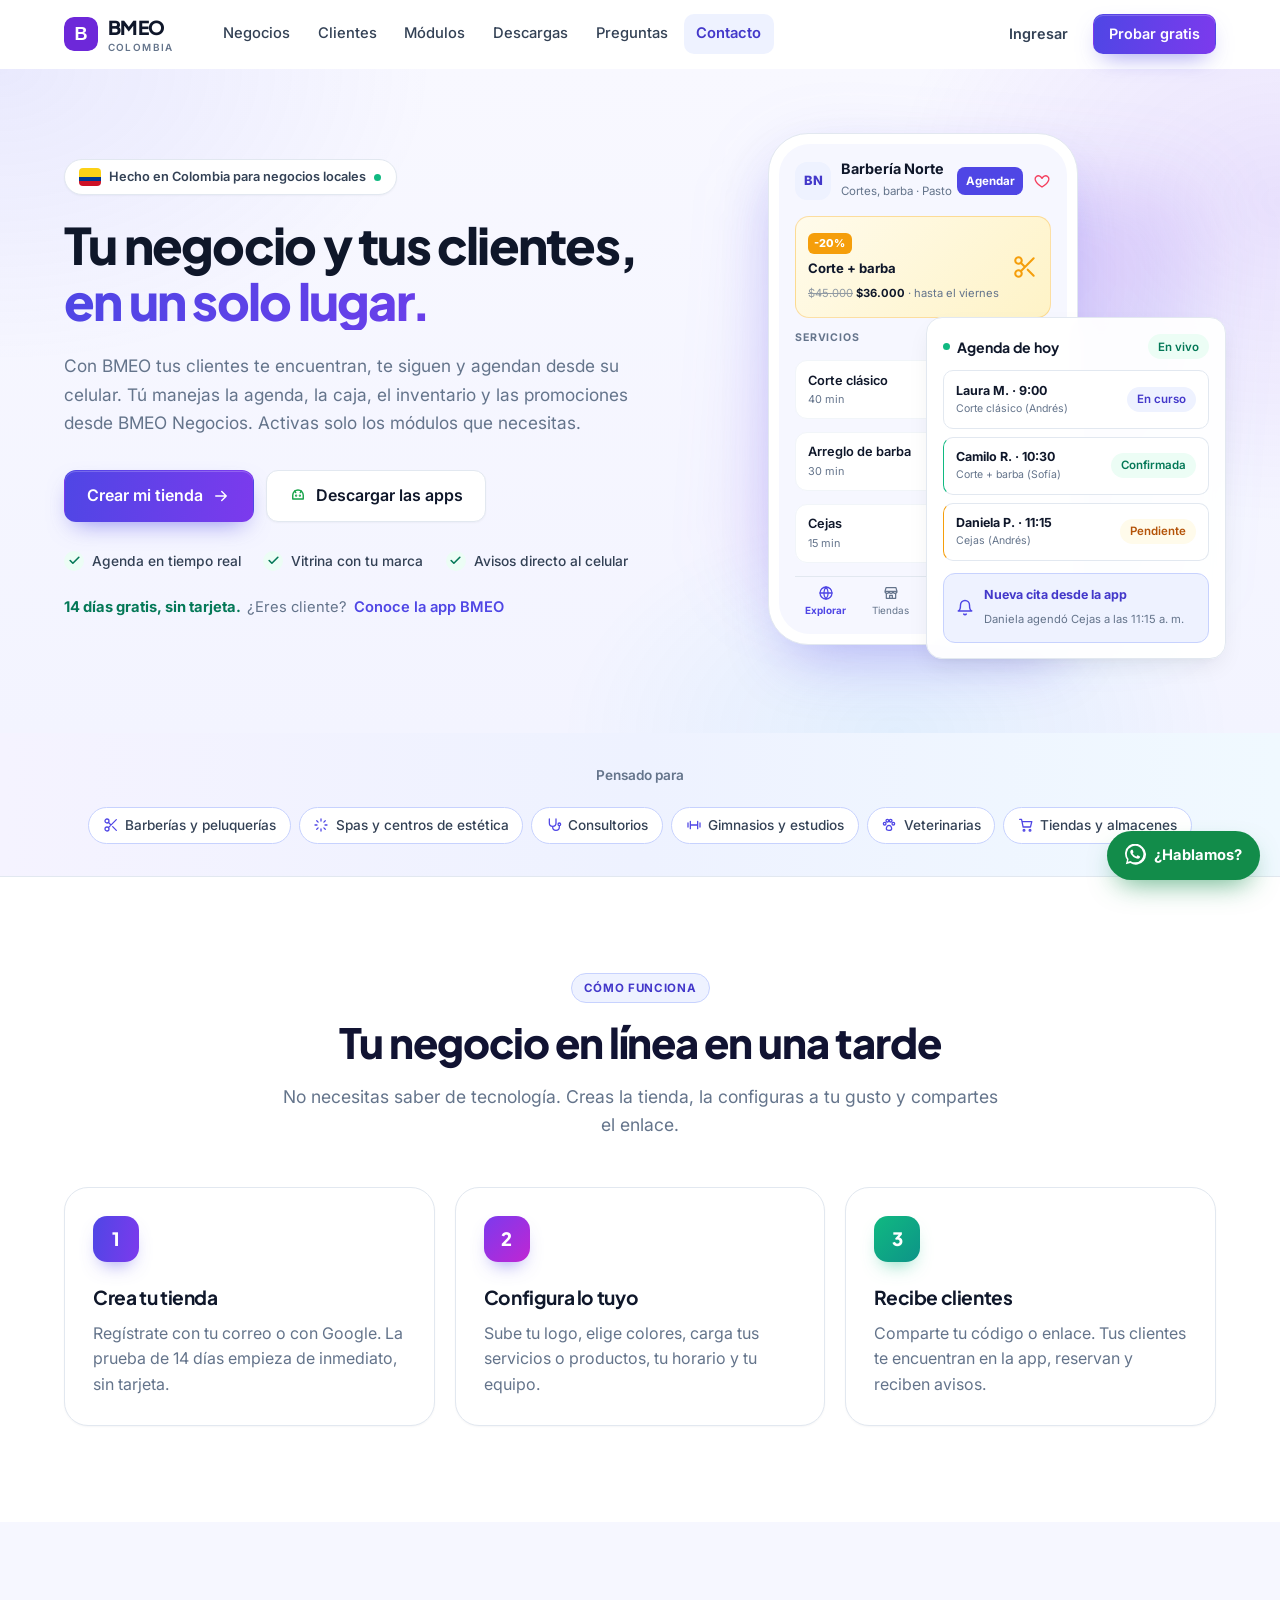
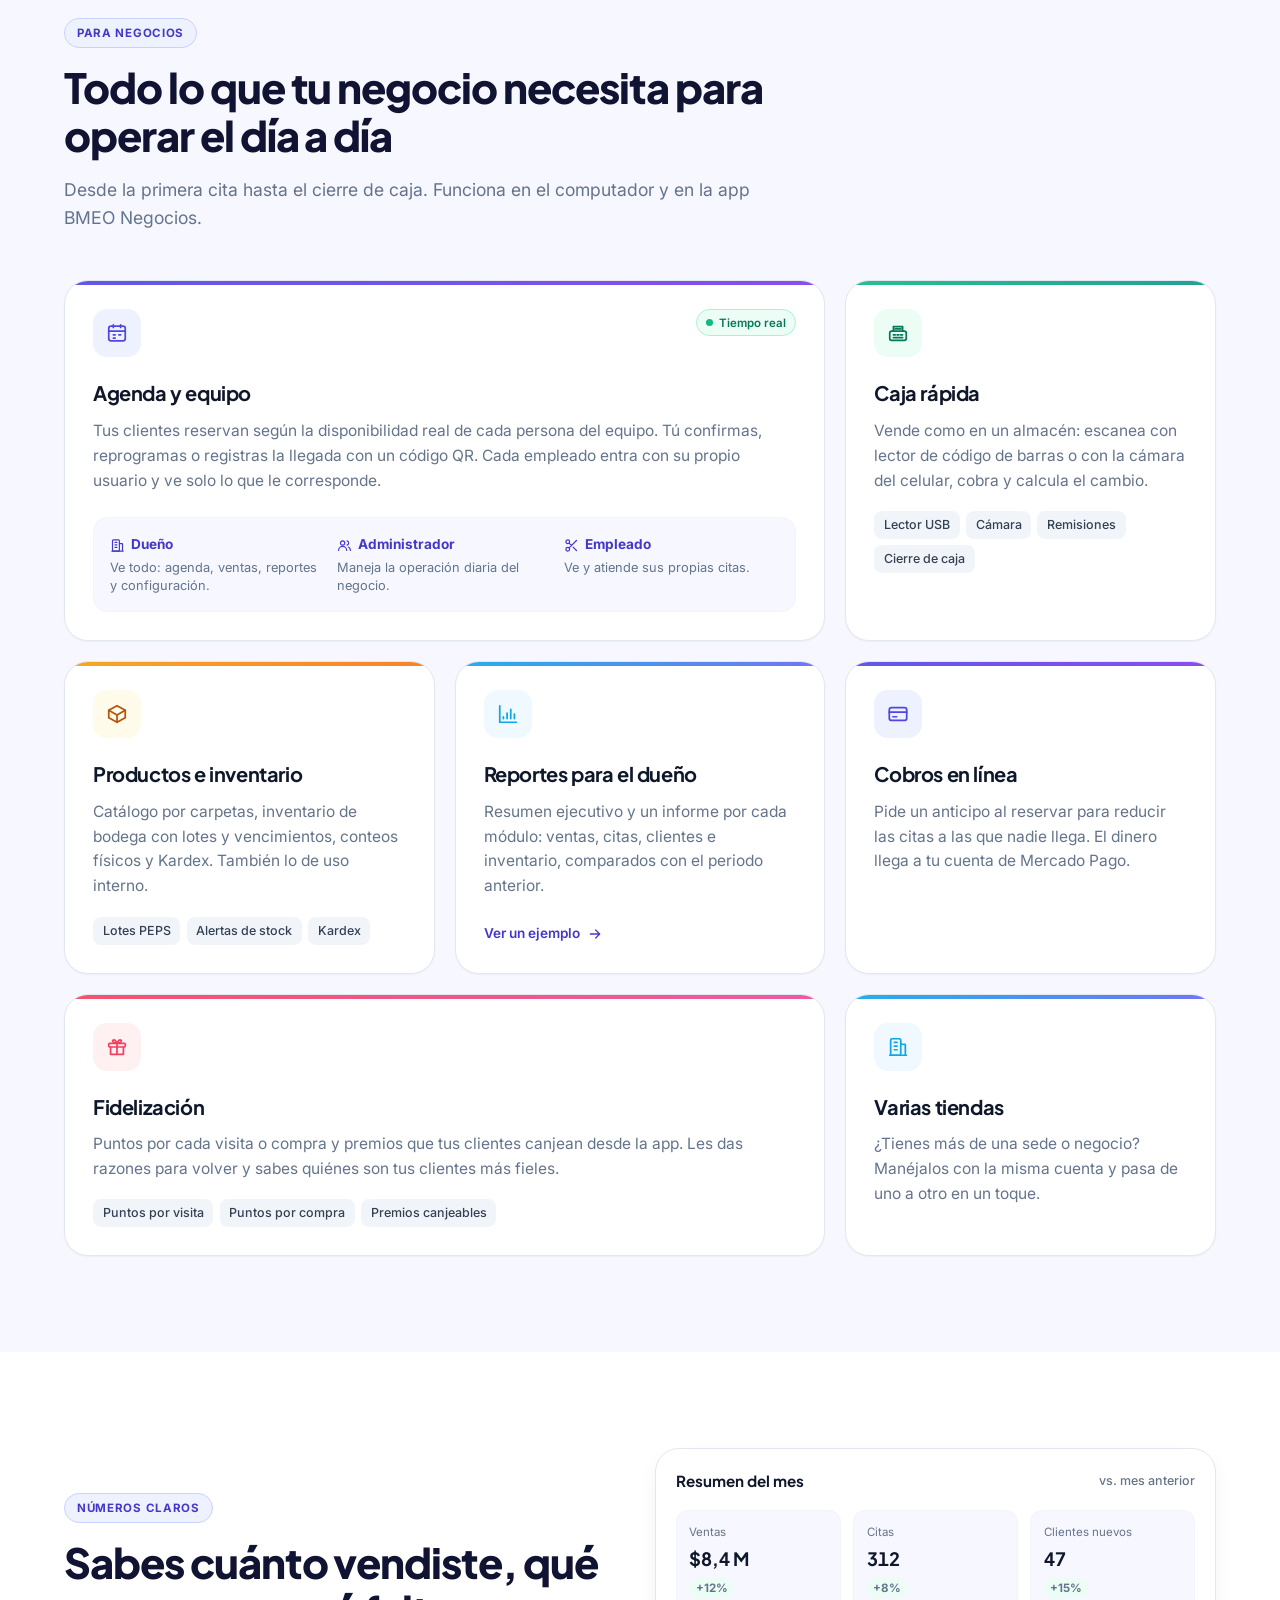
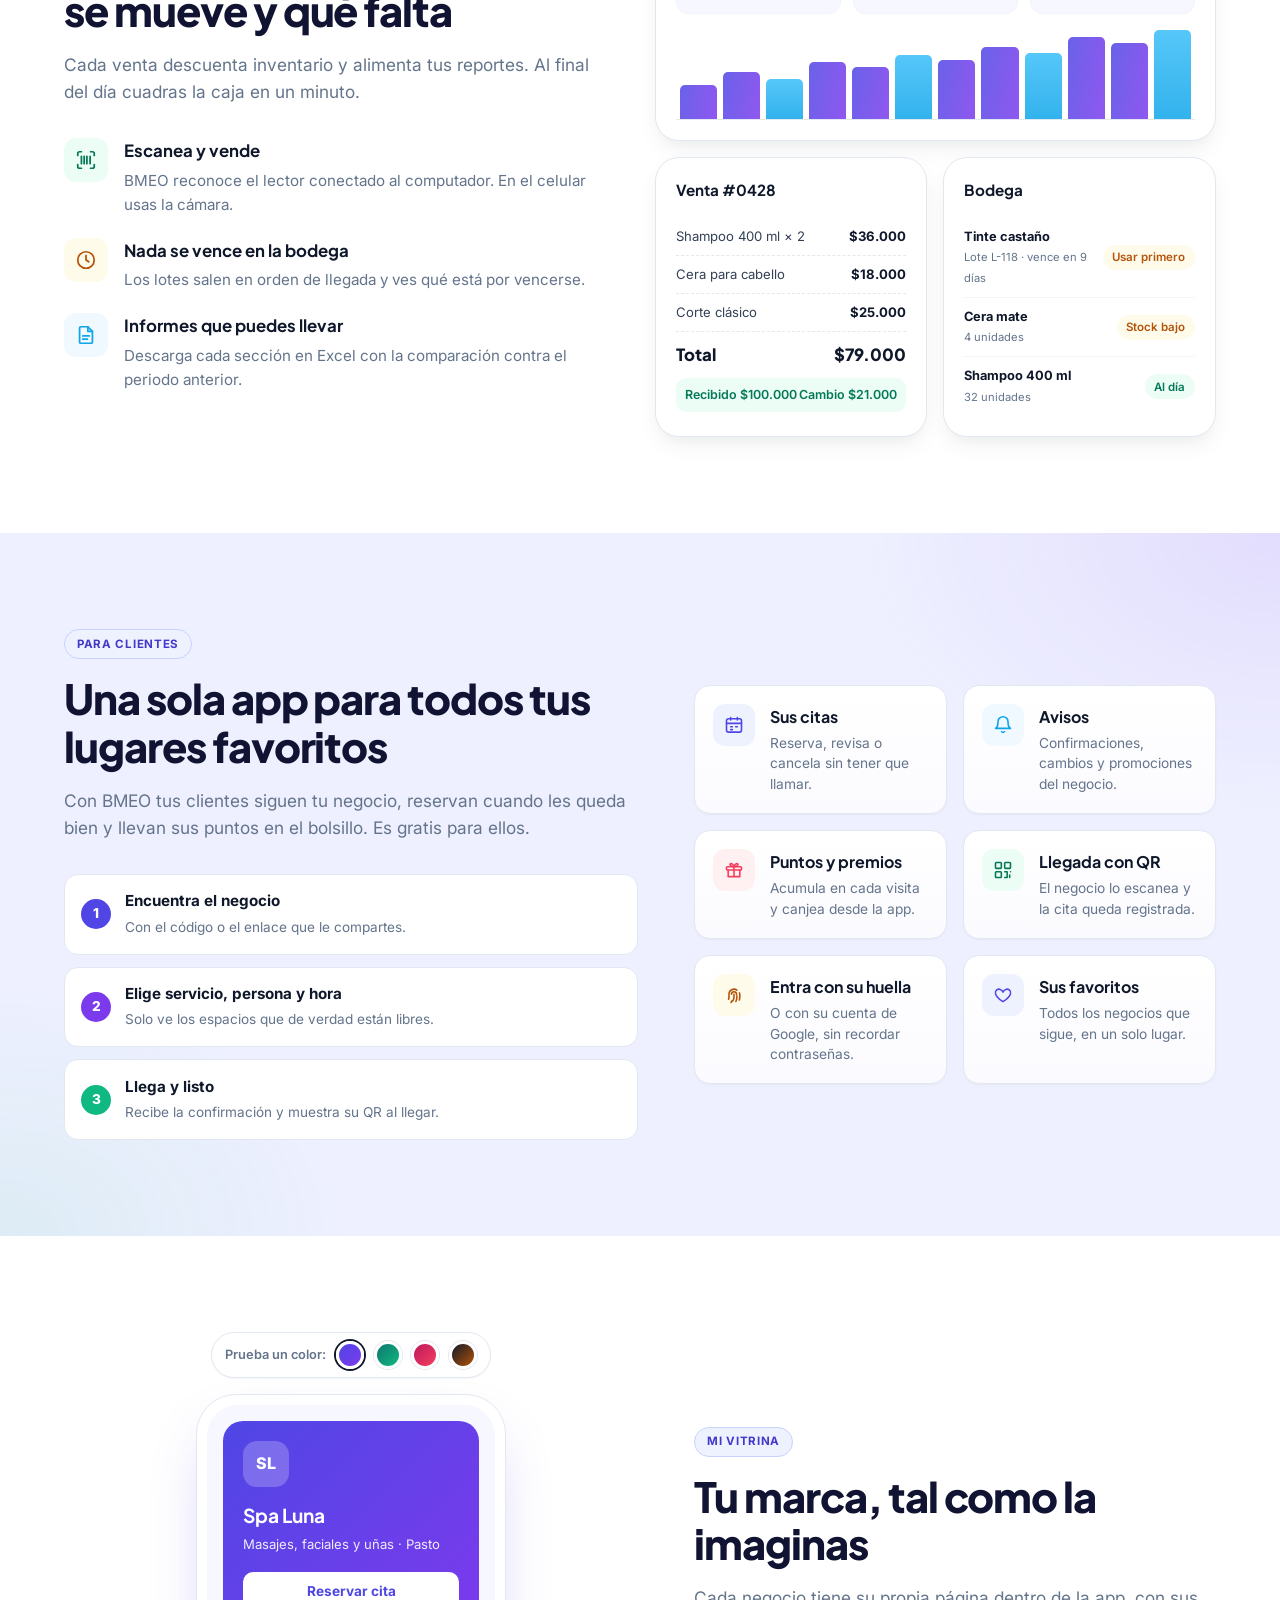
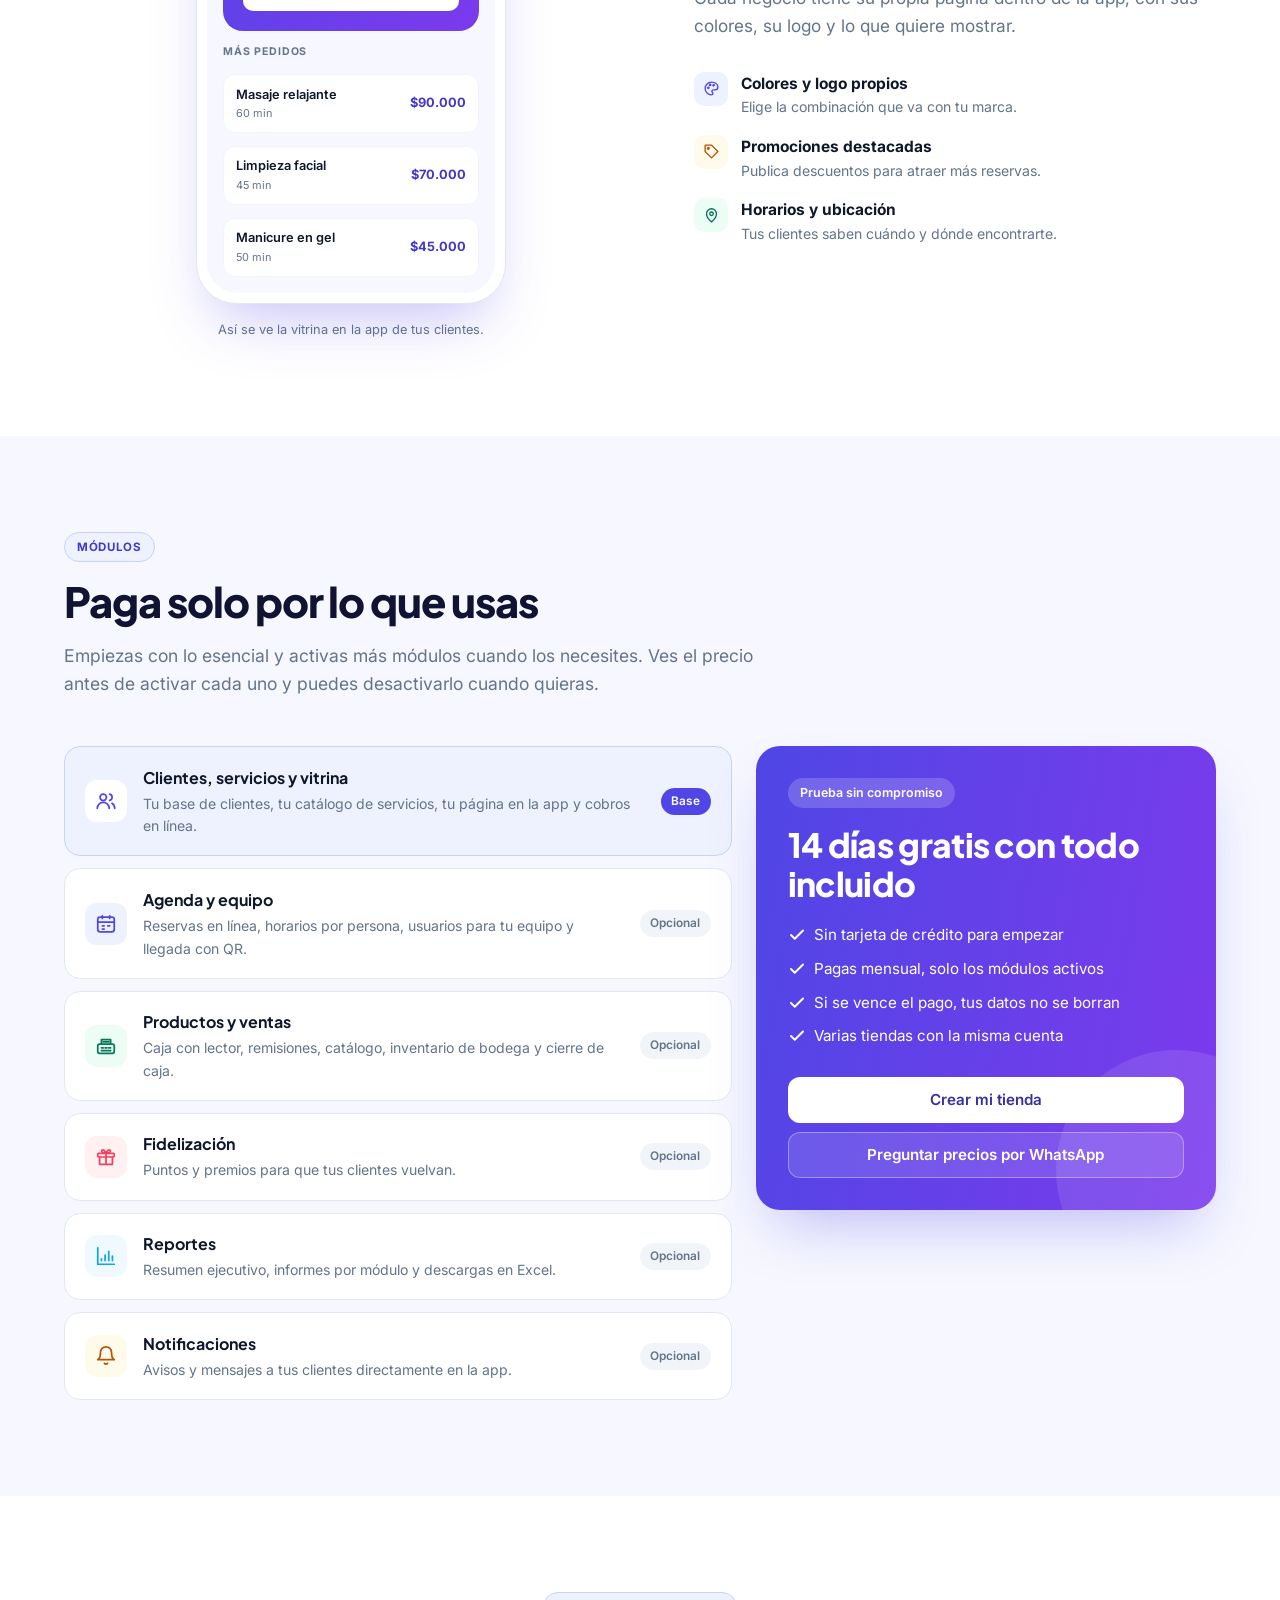
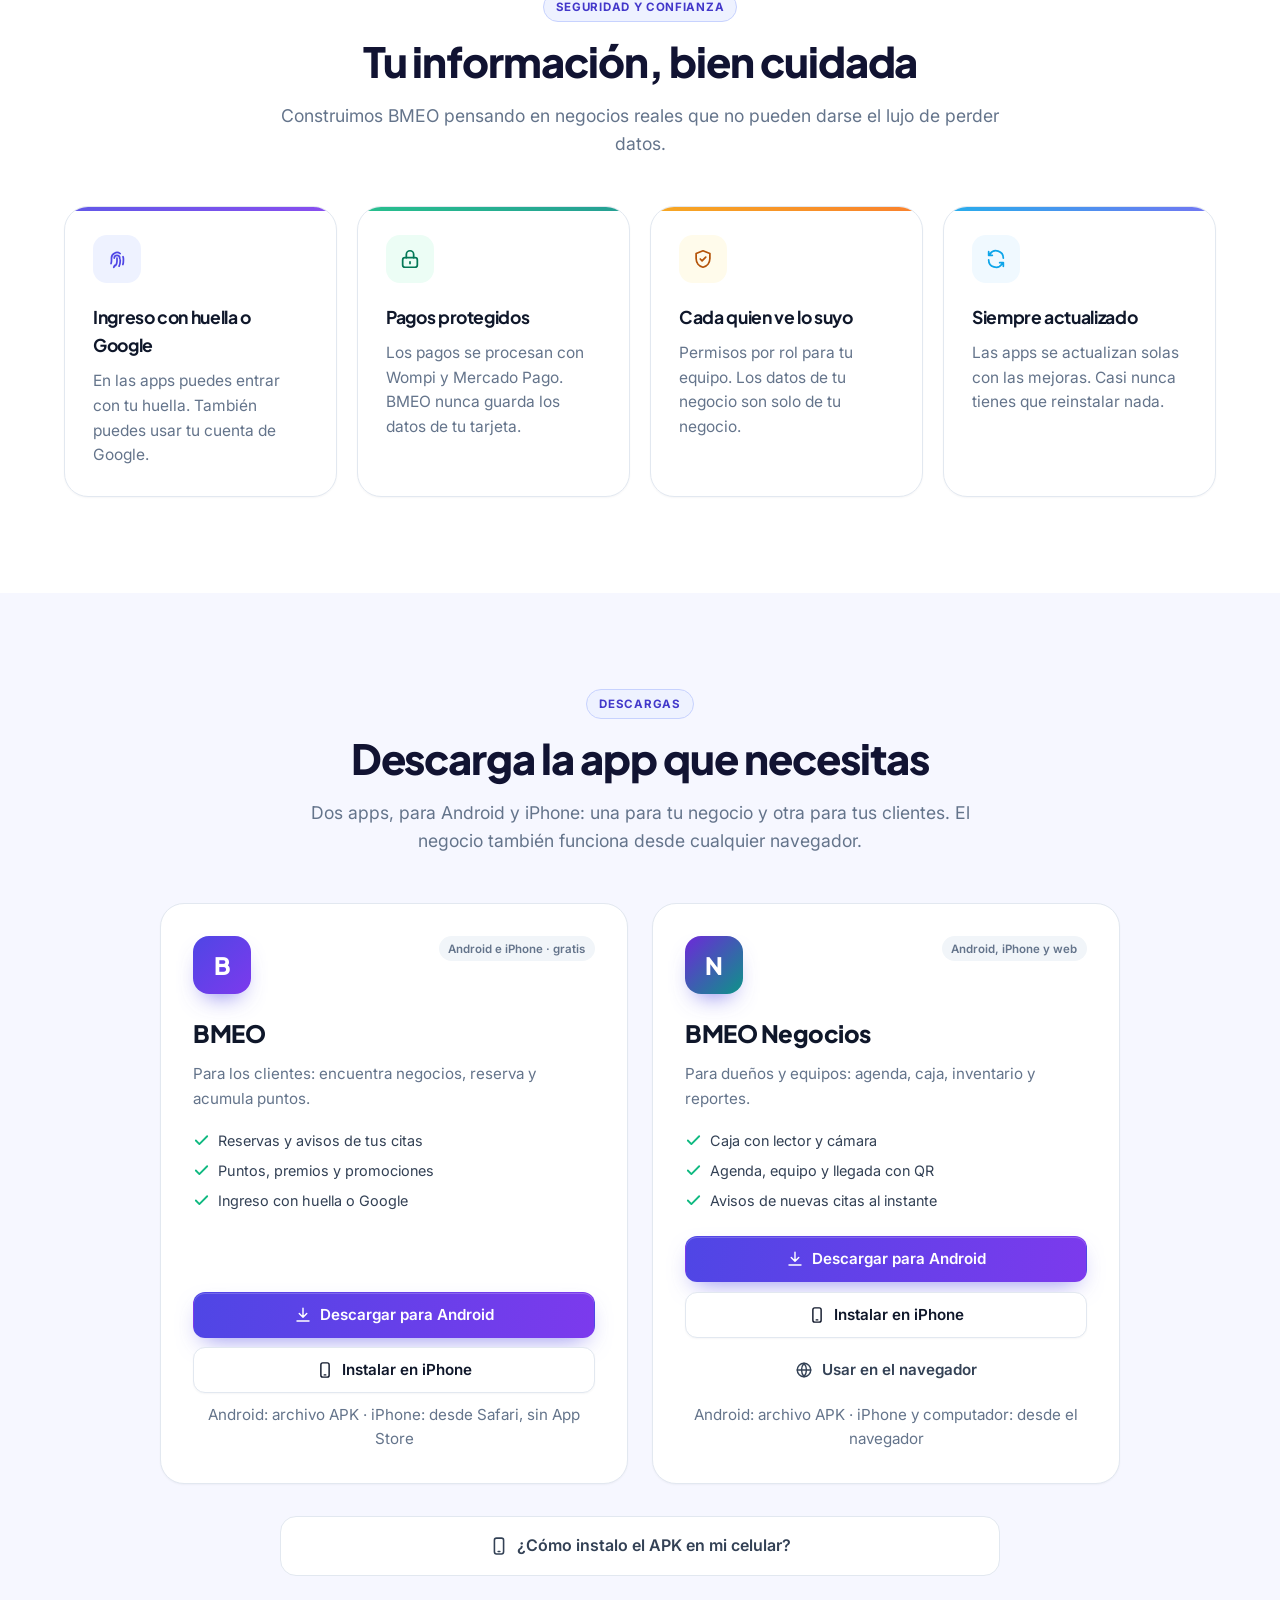
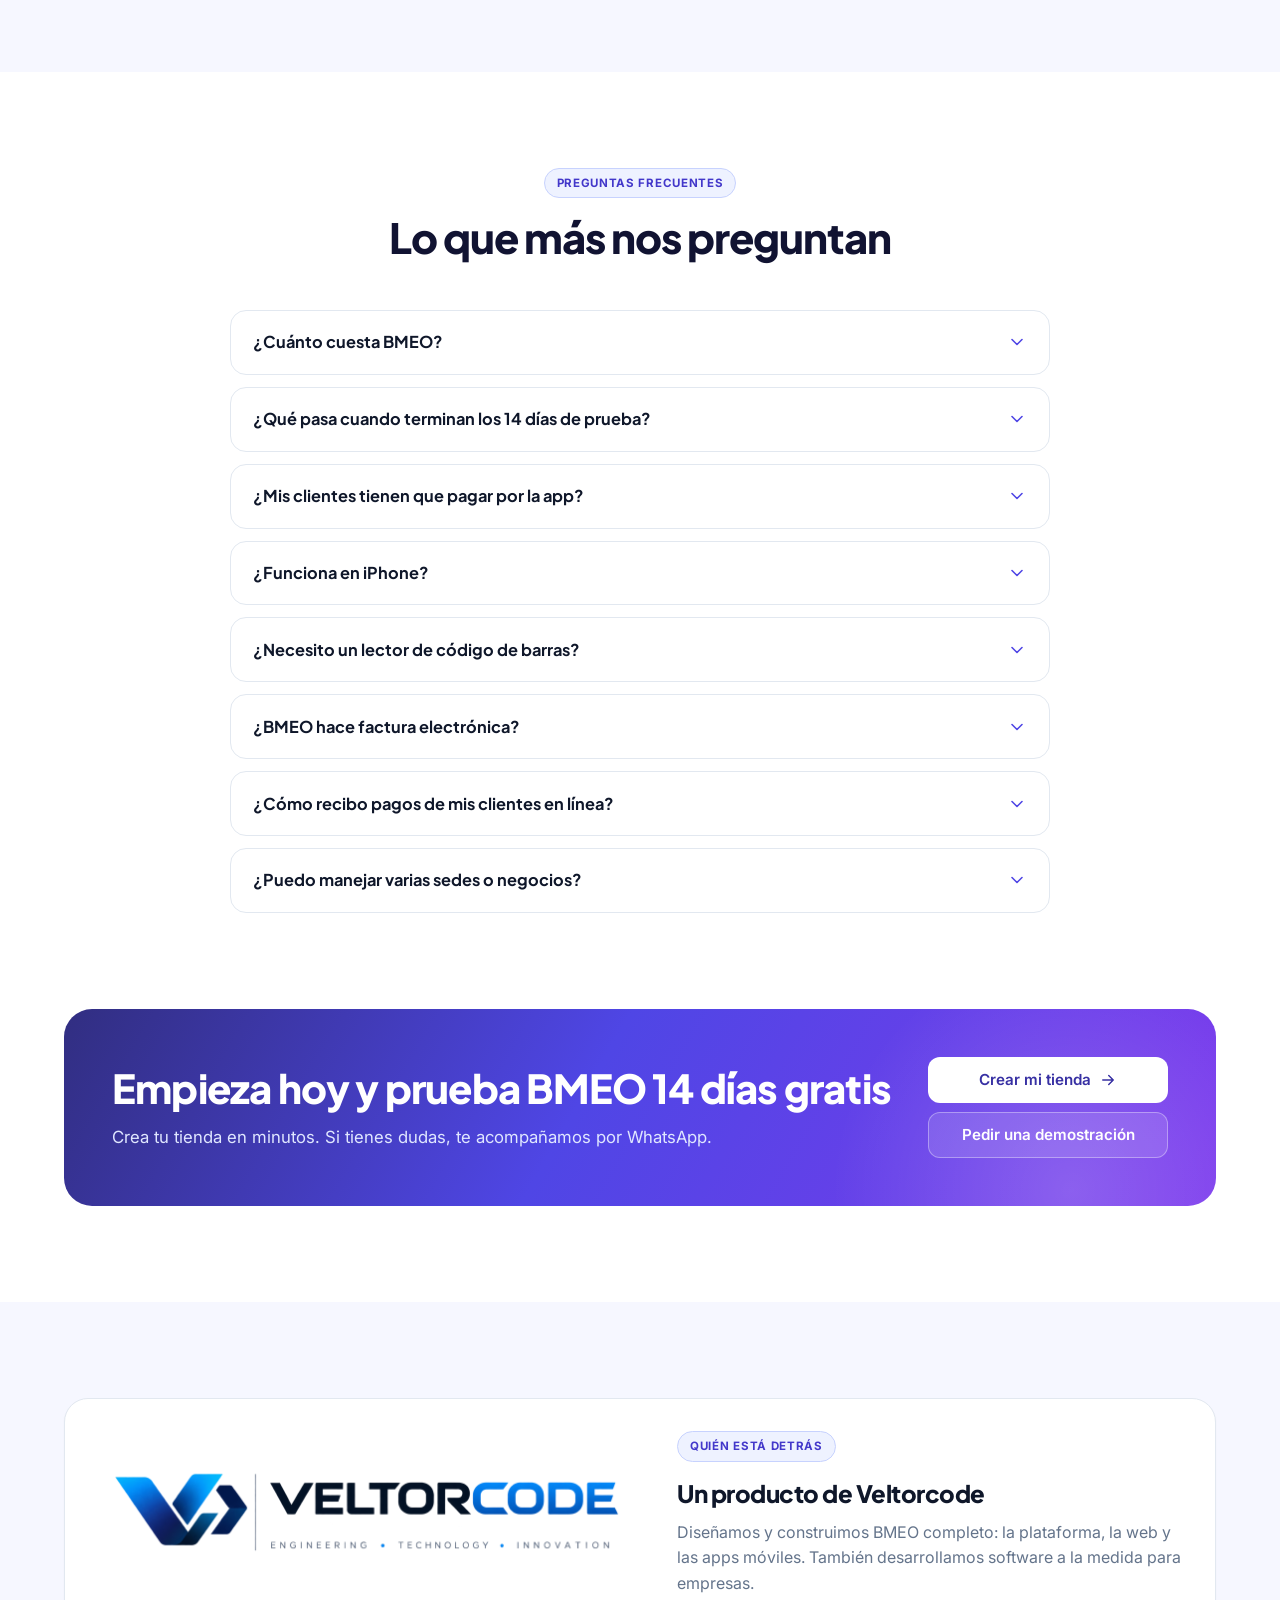
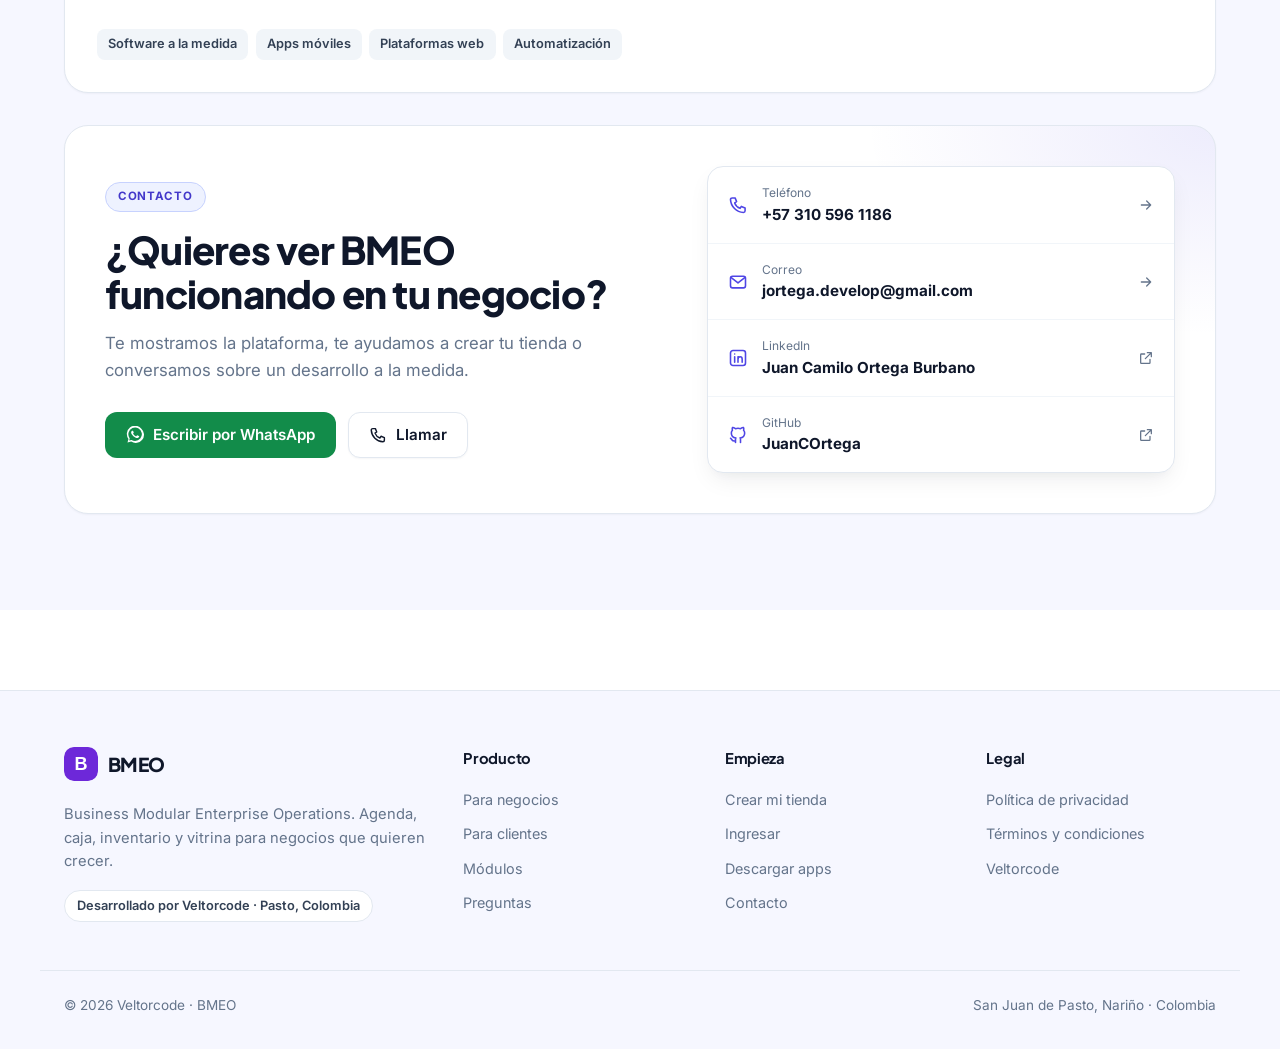
<file: index.html>
<!DOCTYPE html>
<html lang="es">
  <head>
    <meta charset="UTF-8" />
    <meta name="viewport" content="width=device-width, initial-scale=1.0" />
    <title>BMEO | Agenda, caja, inventario y vitrina para tu negocio</title>
    <meta
      name="description"
      content="BMEO es la plataforma para negocios en Colombia: agenda en línea, caja con lector de código de barras, inventario, reportes, vitrina personalizada y una app para tus clientes. 14 días gratis, pagas solo los módulos que usas."
    />
    <meta name="theme-color" content="#4f46e5" />
    <meta property="og:type" content="website" />
    <meta property="og:url" content="https://bmeo-site.web.app/" />
    <meta property="og:title" content="BMEO · Tu negocio y tus clientes en un solo lugar" />
    <meta
      property="og:description"
      content="Agenda, caja, inventario, reportes y vitrina. Una app para tu negocio y otra para tus clientes. Pruébalo 14 días gratis."
    />
    <meta property="og:locale" content="es_CO" />
    <link rel="canonical" href="https://bmeo-site.web.app/" />
    <link rel="icon" type="image/svg+xml" href="assets/bmeo-logo.svg" />
    <link rel="preconnect" href="https://fonts.googleapis.com" />
    <link rel="preconnect" href="https://fonts.gstatic.com" crossorigin />
    <link
      href="https://fonts.googleapis.com/css2?family=Inter:wght@400;500;600;700&family=Plus+Jakarta+Sans:wght@600;700;800&display=swap"
      rel="stylesheet"
    />
    <link rel="stylesheet" href="styles.css" />
    <script src="script.js" defer></script>
  </head>
  <body>
    <!-- Íconos (trazos al estilo de la app) -->
    <svg width="0" height="0" style="position: absolute" aria-hidden="true">
      <defs>
        <symbol id="i-check" viewBox="0 0 24 24"><path d="M20 6 9 17l-5-5" /></symbol>
        <symbol id="i-arrow" viewBox="0 0 24 24"><path d="M5 12h14M13 6l6 6-6 6" /></symbol>
        <symbol id="i-chevron" viewBox="0 0 24 24"><path d="m6 9 6 6 6-6" /></symbol>
        <symbol id="i-calendar" viewBox="0 0 24 24"><rect x="3" y="4.5" width="18" height="16" rx="2.5" /><path d="M16 3v3M8 3v3M3 10h18M8 14h2M14 14h2M8 17.5h2" /></symbol>
        <symbol id="i-users" viewBox="0 0 24 24"><circle cx="9" cy="8" r="3.5" /><path d="M2.5 20a6.5 6.5 0 0 1 13 0M16 4.6a3.5 3.5 0 0 1 0 6.8M18.5 14.5A6.5 6.5 0 0 1 21.5 20" /></symbol>
        <symbol id="i-register" viewBox="0 0 24 24"><rect x="3" y="10" width="18" height="10" rx="2" /><path d="M7 10V5h10v5M9 7.5h6M7 14h2M11 14h2M15 14h2M7 17h10" /></symbol>
        <symbol id="i-barcode" viewBox="0 0 24 24"><path d="M3 7V5a2 2 0 0 1 2-2h2M17 3h2a2 2 0 0 1 2 2v2M21 17v2a2 2 0 0 1-2 2h-2M7 21H5a2 2 0 0 1-2-2v-2M7 8v8M10 8v8M13 8v8M16.5 8v8" /></symbol>
        <symbol id="i-box" viewBox="0 0 24 24"><path d="M21 8 12 3 3 8v8l9 5 9-5V8z" /><path d="m3 8 9 5 9-5M12 13v8" /></symbol>
        <symbol id="i-chart" viewBox="0 0 24 24"><path d="M3 3v18h18" /><path d="M7 15v2M11 11v6M15 7v10M19 12v5" /></symbol>
        <symbol id="i-bell" viewBox="0 0 24 24"><path d="M6 8a6 6 0 0 1 12 0c0 7 3 8 3 8H3s3-1 3-8" /><path d="M10.3 20a2 2 0 0 0 3.4 0" /></symbol>
        <symbol id="i-gift" viewBox="0 0 24 24"><rect x="3" y="8" width="18" height="4" rx="1" /><path d="M5 12v8h14v-8M12 8v12M12 8S10.5 3.5 8 4.5 9 8 12 8zM12 8s1.5-4.5 4-3.5S15 8 12 8z" /></symbol>
        <symbol id="i-qr" viewBox="0 0 24 24"><rect x="3" y="3" width="7" height="7" rx="1" /><rect x="14" y="3" width="7" height="7" rx="1" /><rect x="3" y="14" width="7" height="7" rx="1" /><path d="M14 14h3v3M21 14v.01M14 21h3M20 18v3M17 17v4" /></symbol>
        <symbol id="i-card" viewBox="0 0 24 24"><rect x="2.5" y="5" width="19" height="14" rx="2.5" /><path d="M2.5 10h19M6.5 15h4" /></symbol>
        <symbol id="i-shield" viewBox="0 0 24 24"><path d="M12 3 4.5 6v5.5c0 4.6 3.2 8.4 7.5 9.5 4.3-1.1 7.5-4.9 7.5-9.5V6L12 3z" /><path d="m9 12 2 2 4-4" /></symbol>
        <symbol id="i-finger" viewBox="0 0 24 24"><path d="M12 11v3.5a8 8 0 0 1-1.5 4.7M8.5 21a12 12 0 0 0 1-2M15.5 13v1.5a12 12 0 0 1-1.2 5.3M5.5 17a12 12 0 0 0 .5-3.5V11a6 6 0 0 1 9.5-4.9M18.5 9.5a6 6 0 0 1 .5 2.5v1.5a16 16 0 0 1-.6 4.5M9 11a3 3 0 0 1 6 0v.5" /></symbol>
        <symbol id="i-lock" viewBox="0 0 24 24"><rect x="4" y="10.5" width="16" height="10.5" rx="2.5" /><path d="M8 10.5V7a4 4 0 0 1 8 0v3.5M12 15v2" /></symbol>
        <symbol id="i-refresh" viewBox="0 0 24 24"><path d="M20 11a8 8 0 0 0-14.6-4.5L4 8M4 4v4h4M4 13a8 8 0 0 0 14.6 4.5L20 16M20 20v-4h-4" /></symbol>
        <symbol id="i-palette" viewBox="0 0 24 24"><path d="M12 3a9 9 0 0 0 0 18c1.4 0 2-1 2-2 0-1.5-1.5-1.8-1.5-3s1-2 2.3-2H17a4 4 0 0 0 4-4c0-3.9-4-7-9-7z" /><circle cx="7.5" cy="11" r="1" /><circle cx="10" cy="7" r="1" /><circle cx="15" cy="7.5" r="1" /></symbol>
        <symbol id="i-phone" viewBox="0 0 24 24"><rect x="6.5" y="2.5" width="11" height="19" rx="2.5" /><path d="M11 18.5h2" /></symbol>
        <symbol id="i-globe" viewBox="0 0 24 24"><circle cx="12" cy="12" r="9" /><path d="M3 12h18M12 3a14 14 0 0 1 0 18M12 3a14 14 0 0 0 0 18" /></symbol>
        <symbol id="i-building" viewBox="0 0 24 24"><rect x="4" y="3" width="11" height="18" rx="1.5" /><path d="M15 9h4.5a.5.5 0 0 1 .5.5V21M8 7h3M8 11h3M8 15h3M3 21h18" /></symbol>
        <symbol id="i-clock" viewBox="0 0 24 24"><circle cx="12" cy="12" r="9" /><path d="M12 7v5l3 2" /></symbol>
        <symbol id="i-sparkles" viewBox="0 0 24 24"><path d="M12 3v3M12 18v3M3 12h3M18 12h3M5.6 5.6l2.1 2.1M16.3 16.3l2.1 2.1M18.4 5.6l-2.1 2.1M7.7 16.3l-2.1 2.1" /></symbol>
        <symbol id="i-scissors" viewBox="0 0 24 24"><circle cx="6" cy="6" r="3" /><circle cx="6" cy="18" r="3" /><path d="M20 4 8.1 15.9M14.5 14.5 20 20M8.1 8.1 12 12" /></symbol>
        <symbol id="i-heart" viewBox="0 0 24 24"><path d="M12 20s-7.5-4.5-9-9.5C2 6.5 6 4 9 5.5c1.4.7 2.3 1.8 3 3 .7-1.2 1.6-2.3 3-3C18 4 22 6.5 21 10.5c-1.5 5-9 9.5-9 9.5z" /></symbol>
        <symbol id="i-dumbbell" viewBox="0 0 24 24"><path d="M6.5 6.5v11M17.5 6.5v11M3 9v6M21 9v6M6.5 12h11" /></symbol>
        <symbol id="i-paw" viewBox="0 0 24 24"><circle cx="5.5" cy="10" r="2" /><circle cx="9.5" cy="5.5" r="2" /><circle cx="14.5" cy="5.5" r="2" /><circle cx="18.5" cy="10" r="2" /><path d="M8 17.5c0-2.5 1.8-5 4-5s4 2.5 4 5c0 2-1.8 2.5-4 2.5s-4-.5-4-2.5z" /></symbol>
        <symbol id="i-stethoscope" viewBox="0 0 24 24"><path d="M5 3v6a5 5 0 0 0 10 0V3M10 14v1a5 5 0 0 0 10 0v-2" /><circle cx="20" cy="11" r="2" /></symbol>
        <symbol id="i-cart" viewBox="0 0 24 24"><circle cx="9" cy="20" r="1.3" /><circle cx="18" cy="20" r="1.3" /><path d="M2.5 3.5h2.8l2.4 11.5h11l2-8H6.3" /></symbol>
        <symbol id="i-file" viewBox="0 0 24 24"><path d="M14 3H6.5A1.5 1.5 0 0 0 5 4.5v15A1.5 1.5 0 0 0 6.5 21h11a1.5 1.5 0 0 0 1.5-1.5V8l-5-5z" /><path d="M14 3v5h5M8.5 13h7M8.5 16.5h5" /></symbol>
        <symbol id="i-download" viewBox="0 0 24 24"><path d="M12 3v12M7 10l5 5 5-5M4 20h16" /></symbol>
        <symbol id="i-external" viewBox="0 0 24 24"><path d="M14 4h6v6M20 4l-9 9M18 14v5a1 1 0 0 1-1 1H5a1 1 0 0 1-1-1V7a1 1 0 0 1 1-1h5" /></symbol>
        <symbol id="i-mail" viewBox="0 0 24 24"><rect x="3" y="5" width="18" height="14" rx="2.5" /><path d="m3.5 6.5 8.5 6.5 8.5-6.5" /></symbol>
        <symbol id="i-call" viewBox="0 0 24 24"><path d="M5 3.5h3.5l1.8 4.5-2.3 1.5a11 11 0 0 0 6.5 6.5l1.5-2.3 4.5 1.8V19a2 2 0 0 1-2 2A16.5 16.5 0 0 1 3 5.5a2 2 0 0 1 2-2z" /></symbol>
        <symbol id="i-linkedin" viewBox="0 0 24 24"><rect x="3" y="3" width="18" height="18" rx="3" /><path d="M8 10.5V17M8 7.2v.01M12 17v-6.5M12 13.5c0-2 1.3-3 2.7-3S17 11.4 17 13.5V17" /></symbol>
        <symbol id="i-github" viewBox="0 0 24 24"><path d="M9 19c-4.3 1.4-4.3-2.5-6-3m12 5v-3.5c0-1 .1-1.4-.5-2 2.8-.3 5.5-1.4 5.5-6a4.6 4.6 0 0 0-1.3-3.2 4.2 4.2 0 0 0-.1-3.2s-1.1-.3-3.5 1.3a12.3 12.3 0 0 0-6.2 0C6.5 2.8 5.4 3.1 5.4 3.1a4.2 4.2 0 0 0-.1 3.2A4.6 4.6 0 0 0 4 9.5c0 4.6 2.7 5.7 5.5 6-.6.6-.6 1.2-.5 2V21" /></symbol>
        <symbol id="i-map" viewBox="0 0 24 24"><path d="M12 21s-7-5.6-7-11.5a7 7 0 0 1 14 0C19 15.4 12 21 12 21z" /><circle cx="12" cy="9.5" r="2.5" /></symbol>
        <symbol id="i-tag" viewBox="0 0 24 24"><path d="M3 12V4a1 1 0 0 1 1-1h8l9 9-9 9-9-9z" /><circle cx="7.5" cy="7.5" r="1.3" /></symbol>
        <symbol id="i-android" viewBox="0 0 24 24"><path d="M5 16V11a7 7 0 0 1 14 0v5H5zM7.5 5 9 7.5M16.5 5 15 7.5" /><circle cx="9.5" cy="11.5" r=".6" /><circle cx="14.5" cy="11.5" r=".6" /></symbol>
        <symbol id="i-store" viewBox="0 0 24 24"><path d="M3 9.5 4.6 4h14.8L21 9.5M3 9.5h18M3 9.5a3 3 0 0 0 6 0 3 3 0 0 0 6 0 3 3 0 0 0 6 0M5 12.5V20h14v-7.5M10 20v-4.5h4V20" /></symbol>
        <symbol id="i-user" viewBox="0 0 24 24"><circle cx="12" cy="8" r="4" /><path d="M4 21a8 8 0 0 1 16 0" /></symbol>
        <symbol id="i-wa" viewBox="0 0 24 24"><path stroke="none" fill="currentColor" d="M20.5 3.5A11 11 0 003.3 17.2L2 22l4.9-1.3A11 11 0 0020.5 3.5zM12 20a8.9 8.9 0 01-4.6-1.3l-.3-.2-2.9.8.8-2.8-.2-.3A9 9 0 1112 20zm4.9-6.7c-.3-.1-1.6-.8-1.8-.9-.3-.1-.4-.1-.6.1l-.8 1c-.2.2-.3.2-.6.1a7.3 7.3 0 01-3.6-3.2c-.3-.5.3-.4.8-1.4.1-.2 0-.3 0-.4l-.8-2c-.2-.5-.4-.4-.6-.4h-.5a1 1 0 00-.7.3 3 3 0 00-.9 2.2 5.2 5.2 0 001.1 2.7 11.8 11.8 0 004.5 4c1.7.7 2.3.8 3.2.6a2.7 2.7 0 001.8-1.2 2.2 2.2 0 00.1-1.2c0-.1-.2-.2-.5-.3z" /></symbol>
      </defs>
    </svg>

    <a class="skip-link" href="#contenido">Saltar al contenido</a>

    <header class="site-header" data-header>
      <div class="container nav">
        <a href="#inicio" class="brand" aria-label="BMEO, ir al inicio">
          <img src="assets/bmeo-logo.svg" alt="" width="34" height="34" />
          <span>BMEO<small>Colombia</small></span>
        </a>

        <nav class="main-nav" id="menu" aria-label="Navegación principal" data-menu>
          <a href="#negocios">Negocios</a>
          <a href="#clientes">Clientes</a>
          <a href="#modulos">Módulos</a>
          <a href="#descargas">Descargas</a>
          <a href="#preguntas">Preguntas</a>
          <a href="#contacto">Contacto</a>
          <div class="nav-mobile-cta">
            <a class="button button-secondary" href="https://bmeo.onrender.com/login" target="_blank" rel="noopener">Ingresar</a>
            <a class="button button-primary" href="https://bmeo.onrender.com/register" target="_blank" rel="noopener">Crear mi tienda</a>
          </div>
        </nav>

        <div class="nav-actions">
          <a class="button button-ghost button-small" href="https://bmeo.onrender.com/login" target="_blank" rel="noopener">Ingresar</a>
          <a class="button button-primary button-small" href="https://bmeo.onrender.com/register" target="_blank" rel="noopener">Probar gratis</a>
          <button class="menu-toggle" type="button" aria-controls="menu" aria-expanded="false" aria-label="Abrir menú" data-menu-toggle>
            <span></span><span></span><span></span>
          </button>
        </div>
      </div>
    </header>

    <main id="contenido">
      <!-- ─────────────── INICIO ─────────────── -->
      <section id="inicio" class="hero">
        <div class="container hero-grid">
          <div class="hero-copy">
            <span class="hero-badge"><span class="flag">CO</span> Hecho en Colombia para negocios locales <i class="dot-live" aria-hidden="true"></i></span>
            <h1>Tu negocio y tus clientes, <span class="text-gradient">en un solo lugar.</span></h1>
            <p class="lead">
              Con BMEO tus clientes te encuentran, te siguen y agendan desde su celular. Tú manejas la agenda, la caja, el
              inventario y las promociones desde BMEO Negocios. Activas solo los módulos que necesitas.
            </p>
            <div class="hero-actions">
              <a class="button button-primary" href="https://bmeo.onrender.com/register" target="_blank" rel="noopener">
                Crear mi tienda <svg class="icon"><use href="#i-arrow" /></svg>
              </a>
              <a class="button button-secondary" href="#descargas"><svg class="icon icon-android"><use href="#i-android" /></svg> Descargar las apps</a>
            </div>
            <ul class="hero-checks">
              <li><span class="check-dot"><svg class="icon"><use href="#i-check" /></svg></span>Agenda en tiempo real</li>
              <li><span class="check-dot"><svg class="icon"><use href="#i-check" /></svg></span>Vitrina con tu marca</li>
              <li><span class="check-dot"><svg class="icon"><use href="#i-check" /></svg></span>Avisos directo al celular</li>
            </ul>
            <p class="hero-client"><strong>14 días gratis, sin tarjeta.</strong> ¿Eres cliente? <a href="#clientes">Conoce la app BMEO</a></p>
          </div>

          <div class="hero-visual" aria-hidden="true">
            <div class="phone">
              <div class="phone-screen">
                <div class="sf-head">
                  <span class="sf-logo">BN</span>
                  <div><strong>Barbería Norte</strong><small>Cortes, barba · Pasto</small></div>
                  <span class="mini-btn">Agendar</span>
                  <svg class="icon sf-heart"><use href="#i-heart" /></svg>
                </div>
                <div class="sf-promo">
                  <div>
                    <span class="off">-20%</span>
                    <strong>Corte + barba</strong>
                    <small><s>$45.000</s> <b>$36.000</b> · hasta el viernes</small>
                  </div>
                  <svg class="icon sf-promo-ic"><use href="#i-scissors" /></svg>
                </div>
                <span class="sf-label">Servicios</span>
                <div class="sf-service"><span>Corte clásico<small>40 min</small></span><b>$25.000</b></div>
                <div class="sf-service"><span>Arreglo de barba<small>30 min</small></span><b>$15.000</b></div>
                <div class="sf-service"><span>Cejas<small>15 min</small></span><b>$8.000</b></div>
                <div class="sf-tabbar">
                  <span class="active"><svg class="icon"><use href="#i-globe" /></svg>Explorar</span>
                  <span><svg class="icon"><use href="#i-store" /></svg>Tiendas</span>
                  <span><svg class="icon"><use href="#i-calendar" /></svg>Citas</span>
                  <span><svg class="icon"><use href="#i-user" /></svg>Cuenta</span>
                </div>
              </div>
            </div>

            <div class="float-card agenda-card">
              <header><strong><i class="dot-live"></i> Agenda de hoy</strong><span class="chip chip-ok">En vivo</span></header>
              <ul>
                <li><div><strong>Laura M. · 9:00</strong><small>Corte clásico (Andrés)</small></div><span class="chip chip-progress">En curso</span></li>
                <li class="ok"><div><strong>Camilo R. · 10:30</strong><small>Corte + barba (Sofía)</small></div><span class="chip chip-ok">Confirmada</span></li>
                <li class="pending"><div><strong>Daniela P. · 11:15</strong><small>Cejas (Andrés)</small></div><span class="chip chip-pending">Pendiente</span></li>
              </ul>
              <div class="agenda-notice">
                <svg class="icon"><use href="#i-bell" /></svg>
                <div><strong>Nueva cita desde la app</strong><small>Daniela agendó Cejas a las 11:15 a. m.</small></div>
              </div>
            </div>
          </div>
        </div>
      </section>

      <!-- ─────────────── PARA QUIÉN ─────────────── -->
      <section class="audience" aria-label="Tipos de negocio">
        <div class="container audience-inner">
          <p>Pensado para</p>
          <ul>
            <li><svg class="icon"><use href="#i-scissors" /></svg>Barberías y peluquerías</li>
            <li><svg class="icon"><use href="#i-sparkles" /></svg>Spas y centros de estética</li>
            <li><svg class="icon"><use href="#i-stethoscope" /></svg>Consultorios</li>
            <li><svg class="icon"><use href="#i-dumbbell" /></svg>Gimnasios y estudios</li>
            <li><svg class="icon"><use href="#i-paw" /></svg>Veterinarias</li>
            <li><svg class="icon"><use href="#i-cart" /></svg>Tiendas y almacenes</li>
          </ul>
        </div>
      </section>

      <!-- ─────────────── CÓMO FUNCIONA ─────────────── -->
      <section id="como-funciona" class="section">
        <div class="container">
          <div class="section-head center">
            <span class="tag">Cómo funciona</span>
            <h2>Tu negocio en línea en una tarde</h2>
            <p>No necesitas saber de tecnología. Creas la tienda, la configuras a tu gusto y compartes el enlace.</p>
          </div>
          <div class="steps-grid">
            <article class="step-card reveal">
              <span class="step-num">1</span>
              <h3>Crea tu tienda</h3>
              <p>Regístrate con tu correo o con Google. La prueba de 14 días empieza de inmediato, sin tarjeta.</p>
            </article>
            <article class="step-card reveal">
              <span class="step-num">2</span>
              <h3>Configura lo tuyo</h3>
              <p>Sube tu logo, elige colores, carga tus servicios o productos, tu horario y tu equipo.</p>
            </article>
            <article class="step-card reveal">
              <span class="step-num">3</span>
              <h3>Recibe clientes</h3>
              <p>Comparte tu código o enlace. Tus clientes te encuentran en la app, reservan y reciben avisos.</p>
            </article>
          </div>
        </div>
      </section>

      <!-- ─────────────── NEGOCIOS ─────────────── -->
      <section id="negocios" class="section section-subtle">
        <div class="container">
          <div class="section-head">
            <span class="tag">Para negocios</span>
            <h2>Todo lo que tu negocio necesita para operar el día a día</h2>
            <p>Desde la primera cita hasta el cierre de caja. Funciona en el computador y en la app BMEO Negocios.</p>
          </div>

          <div class="bento">
            <article class="card card-wide reveal">
              <div class="card-top">
                <span class="ic ic-violet"><svg class="icon"><use href="#i-calendar" /></svg></span>
                <span class="chip chip-live"><i></i>Tiempo real</span>
              </div>
              <h3>Agenda y equipo</h3>
              <p>
                Tus clientes reservan según la disponibilidad real de cada persona del equipo. Tú confirmas, reprogramas o
                registras la llegada con un código QR. Cada empleado entra con su propio usuario y ve solo lo que le
                corresponde.
              </p>
              <div class="role-strip">
                <div><strong><svg class="icon"><use href="#i-building" /></svg>Dueño</strong><small>Ve todo: agenda, ventas, reportes y configuración.</small></div>
                <div><strong><svg class="icon"><use href="#i-users" /></svg>Administrador</strong><small>Maneja la operación diaria del negocio.</small></div>
                <div><strong><svg class="icon"><use href="#i-scissors" /></svg>Empleado</strong><small>Ve y atiende sus propias citas.</small></div>
              </div>
            </article>

            <article class="card reveal">
              <span class="ic ic-emerald"><svg class="icon"><use href="#i-register" /></svg></span>
              <h3>Caja rápida</h3>
              <p>Vende como en un almacén: escanea con lector de código de barras o con la cámara del celular, cobra y calcula el cambio.</p>
              <ul class="mini-tags"><li>Lector USB</li><li>Cámara</li><li>Remisiones</li><li>Cierre de caja</li></ul>
            </article>

            <article class="card reveal">
              <span class="ic ic-gold"><svg class="icon"><use href="#i-box" /></svg></span>
              <h3>Productos e inventario</h3>
              <p>Catálogo por carpetas, inventario de bodega con lotes y vencimientos, conteos físicos y Kardex. También lo de uso interno.</p>
              <ul class="mini-tags"><li>Lotes PEPS</li><li>Alertas de stock</li><li>Kardex</li></ul>
            </article>

            <article class="card reveal">
              <span class="ic ic-sky"><svg class="icon"><use href="#i-chart" /></svg></span>
              <h3>Reportes para el dueño</h3>
              <p>Resumen ejecutivo y un informe por cada módulo: ventas, citas, clientes e inventario, comparados con el periodo anterior.</p>
              <a class="card-foot" href="#operacion">Ver un ejemplo <svg class="icon"><use href="#i-arrow" /></svg></a>
            </article>

            <article class="card reveal">
              <span class="ic ic-violet"><svg class="icon"><use href="#i-card" /></svg></span>
              <h3>Cobros en línea</h3>
              <p>Pide un anticipo al reservar para reducir las citas a las que nadie llega. El dinero llega a tu cuenta de Mercado Pago.</p>
            </article>

            <article class="card card-wide reveal">
              <span class="ic ic-coral"><svg class="icon"><use href="#i-gift" /></svg></span>
              <h3>Fidelización</h3>
              <p>Puntos por cada visita o compra y premios que tus clientes canjean desde la app. Les das razones para volver y sabes quiénes son tus clientes más fieles.</p>
              <ul class="mini-tags"><li>Puntos por visita</li><li>Puntos por compra</li><li>Premios canjeables</li></ul>
            </article>

            <article class="card reveal">
              <span class="ic ic-sky"><svg class="icon"><use href="#i-building" /></svg></span>
              <h3>Varias tiendas</h3>
              <p>¿Tienes más de una sede o negocio? Manéjalos con la misma cuenta y pasa de uno a otro en un toque.</p>
            </article>
          </div>
        </div>
      </section>

      <!-- ─────────────── OPERACIÓN ─────────────── -->
      <section id="operacion" class="section">
        <div class="container ops">
          <div class="split-copy reveal">
            <span class="tag">Números claros</span>
            <h2>Sabes cuánto vendiste, qué se mueve y qué falta</h2>
            <p>Cada venta descuenta inventario y alimenta tus reportes. Al final del día cuadras la caja en un minuto.</p>
            <ul class="ops-list">
              <li>
                <span class="ic ic-emerald"><svg class="icon"><use href="#i-barcode" /></svg></span>
                <div><strong>Escanea y vende</strong><p>BMEO reconoce el lector conectado al computador. En el celular usas la cámara.</p></div>
              </li>
              <li>
                <span class="ic ic-gold"><svg class="icon"><use href="#i-clock" /></svg></span>
                <div><strong>Nada se vence en la bodega</strong><p>Los lotes salen en orden de llegada y ves qué está por vencerse.</p></div>
              </li>
              <li>
                <span class="ic ic-sky"><svg class="icon"><use href="#i-file" /></svg></span>
                <div><strong>Informes que puedes llevar</strong><p>Descarga cada sección en Excel con la comparación contra el periodo anterior.</p></div>
              </li>
            </ul>
          </div>

          <div class="ops-visual reveal" aria-hidden="true">
            <div class="panel">
              <div class="panel-title">Resumen del mes <small>vs. mes anterior</small></div>
              <div class="kpis">
                <div class="kpi"><span>Ventas</span><b>$8,4 M</b><span class="delta">+12%</span></div>
                <div class="kpi"><span>Citas</span><b>312</b><span class="delta">+8%</span></div>
                <div class="kpi"><span>Clientes nuevos</span><b>47</b><span class="delta">+15%</span></div>
              </div>
              <div class="bars">
                <i style="height: 38%"></i><i style="height: 52%"></i><i style="height: 45%"></i><i style="height: 64%"></i>
                <i style="height: 58%"></i><i style="height: 72%"></i><i style="height: 66%"></i><i style="height: 80%"></i>
                <i style="height: 74%"></i><i style="height: 92%"></i><i style="height: 85%"></i><i style="height: 100%"></i>
              </div>
            </div>
            <div class="ops-row">
              <div class="panel">
                <div class="panel-title">Venta #0428</div>
                <div class="ticket-line"><span>Shampoo 400 ml × 2</span><b>$36.000</b></div>
                <div class="ticket-line"><span>Cera para cabello</span><b>$18.000</b></div>
                <div class="ticket-line"><span>Corte clásico</span><b>$25.000</b></div>
                <div class="ticket-total"><span>Total</span><span>$79.000</span></div>
                <div class="ticket-change"><span>Recibido $100.000</span><span>Cambio $21.000</span></div>
              </div>
              <div class="panel">
                <div class="panel-title">Bodega</div>
                <div class="lot"><div><strong>Tinte castaño</strong><small>Lote L-118 · vence en 9 días</small></div><span class="chip chip-pending">Usar primero</span></div>
                <div class="lot"><div><strong>Cera mate</strong><small>4 unidades</small></div><span class="chip chip-pending">Stock bajo</span></div>
                <div class="lot"><div><strong>Shampoo 400 ml</strong><small>32 unidades</small></div><span class="chip chip-ok">Al día</span></div>
              </div>
            </div>
          </div>
        </div>
      </section>

      <!-- ─────────────── CLIENTES ─────────────── -->
      <section id="clientes" class="section section-tint">
        <div class="container split">
          <div class="split-copy reveal">
            <span class="tag">Para clientes</span>
            <h2>Una sola app para todos tus lugares favoritos</h2>
            <p>
              Con BMEO tus clientes siguen tu negocio, reservan cuando les queda bien y llevan sus puntos en el bolsillo.
              Es gratis para ellos.
            </p>
            <ol class="booking-steps">
              <li><span class="n">1</span><div><strong>Encuentra el negocio</strong><small>Con el código o el enlace que le compartes.</small></div></li>
              <li><span class="n">2</span><div><strong>Elige servicio, persona y hora</strong><small>Solo ve los espacios que de verdad están libres.</small></div></li>
              <li><span class="n">3</span><div><strong>Llega y listo</strong><small>Recibe la confirmación y muestra su QR al llegar.</small></div></li>
            </ol>
          </div>
          <div class="mini-grid">
            <article class="mini-card reveal">
              <span class="ic ic-violet"><svg class="icon"><use href="#i-calendar" /></svg></span>
              <div><strong>Sus citas</strong><p>Reserva, revisa o cancela sin tener que llamar.</p></div>
            </article>
            <article class="mini-card reveal">
              <span class="ic ic-sky"><svg class="icon"><use href="#i-bell" /></svg></span>
              <div><strong>Avisos</strong><p>Confirmaciones, cambios y promociones del negocio.</p></div>
            </article>
            <article class="mini-card reveal">
              <span class="ic ic-coral"><svg class="icon"><use href="#i-gift" /></svg></span>
              <div><strong>Puntos y premios</strong><p>Acumula en cada visita y canjea desde la app.</p></div>
            </article>
            <article class="mini-card reveal">
              <span class="ic ic-emerald"><svg class="icon"><use href="#i-qr" /></svg></span>
              <div><strong>Llegada con QR</strong><p>El negocio lo escanea y la cita queda registrada.</p></div>
            </article>
            <article class="mini-card reveal">
              <span class="ic ic-gold"><svg class="icon"><use href="#i-finger" /></svg></span>
              <div><strong>Entra con su huella</strong><p>O con su cuenta de Google, sin recordar contraseñas.</p></div>
            </article>
            <article class="mini-card reveal">
              <span class="ic ic-violet"><svg class="icon"><use href="#i-heart" /></svg></span>
              <div><strong>Sus favoritos</strong><p>Todos los negocios que sigue, en un solo lugar.</p></div>
            </article>
          </div>
        </div>
      </section>

      <!-- ─────────────── VITRINA ─────────────── -->
      <section id="vitrina" class="section">
        <div class="container split split-reverse">
          <div class="split-copy reveal">
            <span class="tag">Mi vitrina</span>
            <h2>Tu marca, tal como la imaginas</h2>
            <p>Cada negocio tiene su propia página dentro de la app, con sus colores, su logo y lo que quiere mostrar.</p>
            <ul class="check-list">
              <li><span class="ic ic-violet"><svg class="icon"><use href="#i-palette" /></svg></span><div><strong>Colores y logo propios</strong><p>Elige la combinación que va con tu marca.</p></div></li>
              <li><span class="ic ic-gold"><svg class="icon"><use href="#i-tag" /></svg></span><div><strong>Promociones destacadas</strong><p>Publica descuentos para atraer más reservas.</p></div></li>
              <li><span class="ic ic-emerald"><svg class="icon"><use href="#i-map" /></svg></span><div><strong>Horarios y ubicación</strong><p>Tus clientes saben cuándo y dónde encontrarte.</p></div></li>
            </ul>
          </div>

          <div class="vitrina-demo reveal">
            <div class="vd-swatches" role="group" aria-label="Probar colores de la vitrina">
              <span>Prueba un color:</span>
              <button type="button" class="vd-swatch is-active" style="--s1: #4f46e5; --s2: #7c3aed" data-theme-pick="#4f46e5,#7c3aed" aria-label="Índigo"></button>
              <button type="button" class="vd-swatch" style="--s1: #0f766e; --s2: #10b981" data-theme-pick="#0f766e,#10b981" aria-label="Verde"></button>
              <button type="button" class="vd-swatch" style="--s1: #be185d; --s2: #f43f5e" data-theme-pick="#be185d,#f43f5e" aria-label="Rosa"></button>
              <button type="button" class="vd-swatch" style="--s1: #111827; --s2: #b45309" data-theme-pick="#111827,#b45309" aria-label="Negro y dorado"></button>
            </div>
            <div class="phone vd-phone" aria-hidden="true">
              <div class="phone-screen">
                <div class="vd-banner">
                  <span class="vd-logo">SL</span>
                  <strong>Spa Luna</strong>
                  <small>Masajes, faciales y uñas · Pasto</small>
                  <span class="vd-cta">Reservar cita</span>
                </div>
                <span class="sf-label">Más pedidos</span>
                <div class="sf-service"><span>Masaje relajante<small>60 min</small></span><b>$90.000</b></div>
                <div class="sf-service"><span>Limpieza facial<small>45 min</small></span><b>$70.000</b></div>
                <div class="sf-service"><span>Manicure en gel<small>50 min</small></span><b>$45.000</b></div>
              </div>
            </div>
            <p class="vd-hint">Así se ve la vitrina en la app de tus clientes.</p>
          </div>
        </div>
      </section>

      <!-- ─────────────── MÓDULOS ─────────────── -->
      <section id="modulos" class="section section-subtle">
        <div class="container">
          <div class="section-head">
            <span class="tag">Módulos</span>
            <h2>Paga solo por lo que usas</h2>
            <p>Empiezas con lo esencial y activas más módulos cuando los necesites. Ves el precio antes de activar cada uno y puedes desactivarlo cuando quieras.</p>
          </div>

          <div class="modules">
            <div class="module-list">
              <div class="module module-core reveal">
                <span class="ic ic-violet"><svg class="icon"><use href="#i-users" /></svg></span>
                <div><strong>Clientes, servicios y vitrina</strong><p>Tu base de clientes, tu catálogo de servicios, tu página en la app y cobros en línea.</p></div>
                <span class="badge badge-core">Base</span>
              </div>
              <div class="module reveal">
                <span class="ic ic-violet"><svg class="icon"><use href="#i-calendar" /></svg></span>
                <div><strong>Agenda y equipo</strong><p>Reservas en línea, horarios por persona, usuarios para tu equipo y llegada con QR.</p></div>
                <span class="badge badge-opt">Opcional</span>
              </div>
              <div class="module reveal">
                <span class="ic ic-emerald"><svg class="icon"><use href="#i-register" /></svg></span>
                <div><strong>Productos y ventas</strong><p>Caja con lector, remisiones, catálogo, inventario de bodega y cierre de caja.</p></div>
                <span class="badge badge-opt">Opcional</span>
              </div>
              <div class="module reveal">
                <span class="ic ic-coral"><svg class="icon"><use href="#i-gift" /></svg></span>
                <div><strong>Fidelización</strong><p>Puntos y premios para que tus clientes vuelvan.</p></div>
                <span class="badge badge-opt">Opcional</span>
              </div>
              <div class="module reveal">
                <span class="ic ic-sky"><svg class="icon"><use href="#i-chart" /></svg></span>
                <div><strong>Reportes</strong><p>Resumen ejecutivo, informes por módulo y descargas en Excel.</p></div>
                <span class="badge badge-opt">Opcional</span>
              </div>
              <div class="module reveal">
                <span class="ic ic-gold"><svg class="icon"><use href="#i-bell" /></svg></span>
                <div><strong>Notificaciones</strong><p>Avisos y mensajes a tus clientes directamente en la app.</p></div>
                <span class="badge badge-opt">Opcional</span>
              </div>
            </div>

            <aside class="plan-card reveal">
              <span class="pill">Prueba sin compromiso</span>
              <h3>14 días gratis con todo incluido</h3>
              <ul>
                <li><svg class="icon"><use href="#i-check" /></svg>Sin tarjeta de crédito para empezar</li>
                <li><svg class="icon"><use href="#i-check" /></svg>Pagas mensual, solo los módulos activos</li>
                <li><svg class="icon"><use href="#i-check" /></svg>Si se vence el pago, tus datos no se borran</li>
                <li><svg class="icon"><use href="#i-check" /></svg>Varias tiendas con la misma cuenta</li>
              </ul>
              <div class="plan-actions">
                <a class="button button-white button-block" href="https://bmeo.onrender.com/register" target="_blank" rel="noopener">Crear mi tienda</a>
                <a class="button button-outline-white button-block" href="https://wa.me/573105961186?text=Hola%2C%20quisiera%20saber%20m%C3%A1s%20sobre%20los%20m%C3%B3dulos%20de%20BMEO." target="_blank" rel="noopener">Preguntar precios por WhatsApp</a>
              </div>
            </aside>
          </div>
        </div>
      </section>

      <!-- ─────────────── CONFIANZA ─────────────── -->
      <section id="seguridad" class="section">
        <div class="container">
          <div class="section-head center">
            <span class="tag">Seguridad y confianza</span>
            <h2>Tu información, bien cuidada</h2>
            <p>Construimos BMEO pensando en negocios reales que no pueden darse el lujo de perder datos.</p>
          </div>
          <div class="trust">
            <article class="card reveal">
              <span class="ic ic-violet"><svg class="icon"><use href="#i-finger" /></svg></span>
              <h3>Ingreso con huella o Google</h3>
              <p>En las apps puedes entrar con tu huella. También puedes usar tu cuenta de Google.</p>
            </article>
            <article class="card reveal">
              <span class="ic ic-emerald"><svg class="icon"><use href="#i-lock" /></svg></span>
              <h3>Pagos protegidos</h3>
              <p>Los pagos se procesan con Wompi y Mercado Pago. BMEO nunca guarda los datos de tu tarjeta.</p>
            </article>
            <article class="card reveal">
              <span class="ic ic-gold"><svg class="icon"><use href="#i-shield" /></svg></span>
              <h3>Cada quien ve lo suyo</h3>
              <p>Permisos por rol para tu equipo. Los datos de tu negocio son solo de tu negocio.</p>
            </article>
            <article class="card reveal">
              <span class="ic ic-sky"><svg class="icon"><use href="#i-refresh" /></svg></span>
              <h3>Siempre actualizado</h3>
              <p>Las apps se actualizan solas con las mejoras. Casi nunca tienes que reinstalar nada.</p>
            </article>
          </div>
        </div>
      </section>

      <!-- ─────────────── DESCARGAS ─────────────── -->
      <section id="descargas" class="section section-subtle">
        <div class="container">
          <div class="section-head center">
            <span class="tag">Descargas</span>
            <h2>Descarga la app que necesitas</h2>
            <p>Dos apps, para Android y iPhone: una para tu negocio y otra para tus clientes. El negocio también funciona desde cualquier navegador.</p>
          </div>

          <div class="download-grid">
            <article class="download-card reveal">
              <div class="dl-head">
                <span class="dl-icon">B</span>
                <span class="chip chip-muted">Android e iPhone · gratis</span>
              </div>
              <h3>BMEO</h3>
              <p>Para los clientes: encuentra negocios, reserva y acumula puntos.</p>
              <ul class="dl-features">
                <li><svg class="icon"><use href="#i-check" /></svg>Reservas y avisos de tus citas</li>
                <li><svg class="icon"><use href="#i-check" /></svg>Puntos, premios y promociones</li>
                <li><svg class="icon"><use href="#i-check" /></svg>Ingreso con huella o Google</li>
              </ul>
              <div class="dl-buttons">
                <a class="button button-primary button-block" href="https://github.com/JuanCOrtega/bmeo-website/releases/latest/download/bmeo-clientes.apk" rel="noopener">
                  <svg class="icon"><use href="#i-download" /></svg> Descargar para Android
                </a>
                <a class="button button-secondary button-block" href="/iphone#clientes" data-testid="iphone-clientes">
                  <svg class="icon"><use href="#i-phone" /></svg> Instalar en iPhone
                </a>
              </div>
              <p class="dl-meta">Android: archivo APK · iPhone: desde Safari, sin App Store</p>
            </article>

            <article class="download-card reveal">
              <div class="dl-head">
                <span class="dl-icon business">N</span>
                <span class="chip chip-muted">Android, iPhone y web</span>
              </div>
              <h3>BMEO Negocios</h3>
              <p>Para dueños y equipos: agenda, caja, inventario y reportes.</p>
              <ul class="dl-features">
                <li><svg class="icon"><use href="#i-check" /></svg>Caja con lector y cámara</li>
                <li><svg class="icon"><use href="#i-check" /></svg>Agenda, equipo y llegada con QR</li>
                <li><svg class="icon"><use href="#i-check" /></svg>Avisos de nuevas citas al instante</li>
              </ul>
              <div class="dl-buttons">
                <a class="button button-primary button-block" href="https://github.com/JuanCOrtega/bmeo-website/releases/latest/download/bmeo-negocios.apk" rel="noopener">
                  <svg class="icon"><use href="#i-download" /></svg> Descargar para Android
                </a>
                <a class="button button-secondary button-block" href="/iphone#negocios" data-testid="iphone-negocios">
                  <svg class="icon"><use href="#i-phone" /></svg> Instalar en iPhone
                </a>
                <a class="button button-ghost button-block" href="https://bmeo.onrender.com" target="_blank" rel="noopener">
                  <svg class="icon"><use href="#i-globe" /></svg> Usar en el navegador
                </a>
              </div>
              <p class="dl-meta">Android: archivo APK · iPhone y computador: desde el navegador</p>
            </article>
          </div>

          <details class="install-help">
            <summary><svg class="icon"><use href="#i-phone" /></svg>¿Cómo instalo el APK en mi celular?</summary>
            <ol>
              <li>Toca «Descargar para Android» desde el celular.</li>
              <li>Abre el archivo descargado. Si Android lo pide, permite «Instalar apps desconocidas» para tu navegador.</li>
              <li>Toca «Instalar» y abre la app. Las mejoras siguientes llegan solas.</li>
            </ol>
          </details>
        </div>
      </section>

      <!-- ─────────────── PREGUNTAS ─────────────── -->
      <section id="preguntas" class="section">
        <div class="container">
          <div class="section-head center">
            <span class="tag">Preguntas frecuentes</span>
            <h2>Lo que más nos preguntan</h2>
          </div>
          <div class="faq">
            <details>
              <summary>¿Cuánto cuesta BMEO?<svg class="icon"><use href="#i-chevron" /></svg></summary>
              <p>Pagas una suscripción mensual que depende de los módulos que tengas activos. Los primeros 14 días son gratis y ves el precio de cada módulo antes de activarlo. Escríbenos por WhatsApp si quieres una cotización para tu caso.</p>
            </details>
            <details>
              <summary>¿Qué pasa cuando terminan los 14 días de prueba?<svg class="icon"><use href="#i-chevron" /></svg></summary>
              <p>Si decides seguir, pagas el mes en línea con Wompi: tarjeta, PSE, Nequi o Bancolombia. Si no pagas, tienes 5 días de gracia y después la tienda queda en modo de solo lectura. Tu información no se borra.</p>
            </details>
            <details>
              <summary>¿Mis clientes tienen que pagar por la app?<svg class="icon"><use href="#i-chevron" /></svg></summary>
              <p>No. La app BMEO es gratis para los clientes. Con una sola cuenta pueden seguir todos los negocios que usan BMEO.</p>
            </details>
            <details>
              <summary>¿Funciona en iPhone?<svg class="icon"><use href="#i-chevron" /></svg></summary>
              <p>Sí. En iPhone las dos apps se instalan desde Safari, sin App Store: abres BMEO, tocas Compartir y luego «Agregar a inicio». Queda con su ícono, a pantalla completa y con notificaciones (iOS 16.4 o más). <a href="/iphone">Ver cómo instalarla</a>.</p>
            </details>
            <details>
              <summary>¿Necesito un lector de código de barras?<svg class="icon"><use href="#i-chevron" /></svg></summary>
              <p>No es obligatorio. Puedes buscar los productos por nombre, usar la cámara del celular o conectar un lector USB. BMEO lo reconoce sin configurar nada.</p>
            </details>
            <details>
              <summary>¿BMEO hace factura electrónica?<svg class="icon"><use href="#i-chevron" /></svg></summary>
              <p>Todavía no. BMEO genera remisiones y comprobantes de venta para tu control y para tus clientes, pero no reemplazan la factura electrónica de la DIAN.</p>
            </details>
            <details>
              <summary>¿Cómo recibo pagos de mis clientes en línea?<svg class="icon"><use href="#i-chevron" /></svg></summary>
              <p>Conectas tu cuenta de Mercado Pago y puedes pedir un anticipo al reservar. El dinero llega directo a tu cuenta; BMEO no lo retiene.</p>
            </details>
            <details>
              <summary>¿Puedo manejar varias sedes o negocios?<svg class="icon"><use href="#i-chevron" /></svg></summary>
              <p>Sí. Con la misma cuenta puedes crear varias tiendas y pasar de una a otra. Cada una tiene sus módulos, su equipo y su información.</p>
            </details>
          </div>
        </div>
      </section>

      <!-- ─────────────── CTA FINAL ─────────────── -->
      <section class="section section-flush" aria-label="Empieza hoy">
        <div class="container">
          <div class="final-cta reveal">
            <div>
              <h2>Empieza hoy y prueba BMEO 14 días gratis</h2>
              <p>Crea tu tienda en minutos. Si tienes dudas, te acompañamos por WhatsApp.</p>
            </div>
            <div class="cta-actions">
              <a class="button button-white" href="https://bmeo.onrender.com/register" target="_blank" rel="noopener">Crear mi tienda <svg class="icon"><use href="#i-arrow" /></svg></a>
              <a class="button button-outline-white" href="https://wa.me/573105961186?text=Hola%2C%20quisiera%20ver%20una%20demostraci%C3%B3n%20de%20BMEO." target="_blank" rel="noopener">Pedir una demostración</a>
            </div>
          </div>
        </div>
      </section>

      <!-- ─────────────── VELTORCODE Y CONTACTO ─────────────── -->
      <section id="contacto" class="section section-subtle">
        <div class="container">
          <div id="veltorcode" class="company-card reveal">
            <img class="company-logo" src="assets/veltorcode-logo.png" alt="Veltorcode: Engineering, Technology, Innovation" width="2172" height="724" loading="lazy" />
            <div class="company-copy">
              <span class="tag">Quién está detrás</span>
              <h2>Un producto de Veltorcode</h2>
              <p>Diseñamos y construimos BMEO completo: la plataforma, la web y las apps móviles. También desarrollamos software a la medida para empresas.</p>
            </div>
            <ul class="company-pills" aria-label="Servicios de Veltorcode">
              <li>Software a la medida</li>
              <li>Apps móviles</li>
              <li>Plataformas web</li>
              <li>Automatización</li>
            </ul>
          </div>

          <div class="contact-box reveal">
            <div class="contact-copy">
              <span class="tag">Contacto</span>
              <h2>¿Quieres ver BMEO funcionando en tu negocio?</h2>
              <p>Te mostramos la plataforma, te ayudamos a crear tu tienda o conversamos sobre un desarrollo a la medida.</p>
              <div class="contact-actions">
                <a class="button button-whatsapp" href="https://wa.me/573105961186?text=Hola%2C%20quisiera%20saber%20m%C3%A1s%20sobre%20BMEO." target="_blank" rel="noopener">
                  <svg class="icon"><use href="#i-wa" /></svg> Escribir por WhatsApp
                </a>
                <a class="button button-secondary" href="tel:+573105961186"><svg class="icon"><use href="#i-call" /></svg> Llamar</a>
              </div>
            </div>

            <ul class="contact-list" aria-label="Información de contacto">
              <li>
                <a class="contact-item" href="tel:+573105961186">
                  <svg class="icon"><use href="#i-call" /></svg>
                  <span><small>Teléfono</small><strong>+57 310 596 1186</strong></span>
                  <svg class="icon go"><use href="#i-arrow" /></svg>
                </a>
              </li>
              <li>
                <a class="contact-item" href="mailto:jortega.develop@gmail.com">
                  <svg class="icon"><use href="#i-mail" /></svg>
                  <span><small>Correo</small><strong>jortega.develop@gmail.com</strong></span>
                  <svg class="icon go"><use href="#i-arrow" /></svg>
                </a>
              </li>
              <li>
                <a class="contact-item" href="https://www.linkedin.com/in/juan-camilo-ortega-burbano" target="_blank" rel="noopener">
                  <svg class="icon"><use href="#i-linkedin" /></svg>
                  <span><small>LinkedIn</small><strong>Juan Camilo Ortega Burbano</strong></span>
                  <svg class="icon go"><use href="#i-external" /></svg>
                </a>
              </li>
              <li>
                <a class="contact-item" href="https://github.com/JuanCOrtega" target="_blank" rel="noopener">
                  <svg class="icon"><use href="#i-github" /></svg>
                  <span><small>GitHub</small><strong>JuanCOrtega</strong></span>
                  <svg class="icon go"><use href="#i-external" /></svg>
                </a>
              </li>
            </ul>
          </div>
        </div>
      </section>
    </main>

    <footer class="site-footer">
      <div class="container footer-grid">
        <div class="footer-brand">
          <a href="#inicio" class="brand">
            <img src="assets/bmeo-logo.svg" alt="" width="34" height="34" />
            <span>BMEO</span>
          </a>
          <p>Business Modular Enterprise Operations. Agenda, caja, inventario y vitrina para negocios que quieren crecer.</p>
          <span class="footer-made">Desarrollado por Veltorcode · Pasto, Colombia</span>
        </div>
        <div class="footer-col">
          <h3>Producto</h3>
          <ul>
            <li><a href="#negocios">Para negocios</a></li>
            <li><a href="#clientes">Para clientes</a></li>
            <li><a href="#modulos">Módulos</a></li>
            <li><a href="#preguntas">Preguntas</a></li>
          </ul>
        </div>
        <div class="footer-col">
          <h3>Empieza</h3>
          <ul>
            <li><a href="https://bmeo.onrender.com/register" target="_blank" rel="noopener">Crear mi tienda</a></li>
            <li><a href="https://bmeo.onrender.com/login" target="_blank" rel="noopener">Ingresar</a></li>
            <li><a href="#descargas">Descargar apps</a></li>
            <li><a href="#contacto">Contacto</a></li>
          </ul>
        </div>
        <div class="footer-col">
          <h3>Legal</h3>
          <ul>
            <li><a href="/privacidad">Política de privacidad</a></li>
            <li><a href="/terminos">Términos y condiciones</a></li>
            <li><a href="#veltorcode">Veltorcode</a></li>
          </ul>
        </div>
      </div>
      <div class="container footer-bottom">
        <span>© <span data-year>2026</span> Veltorcode · BMEO</span>
        <span>San Juan de Pasto, Nariño · Colombia</span>
      </div>
    </footer>

    <a class="wa-float" href="https://wa.me/573105961186?text=Hola%2C%20quisiera%20saber%20m%C3%A1s%20sobre%20BMEO." target="_blank" rel="noopener" aria-label="Escribir por WhatsApp">
      <svg viewBox="0 0 24 24" aria-hidden="true"><use href="#i-wa" /></svg>
      <span>¿Hablamos?</span>
    </a>
  </body>
</html>
</file>
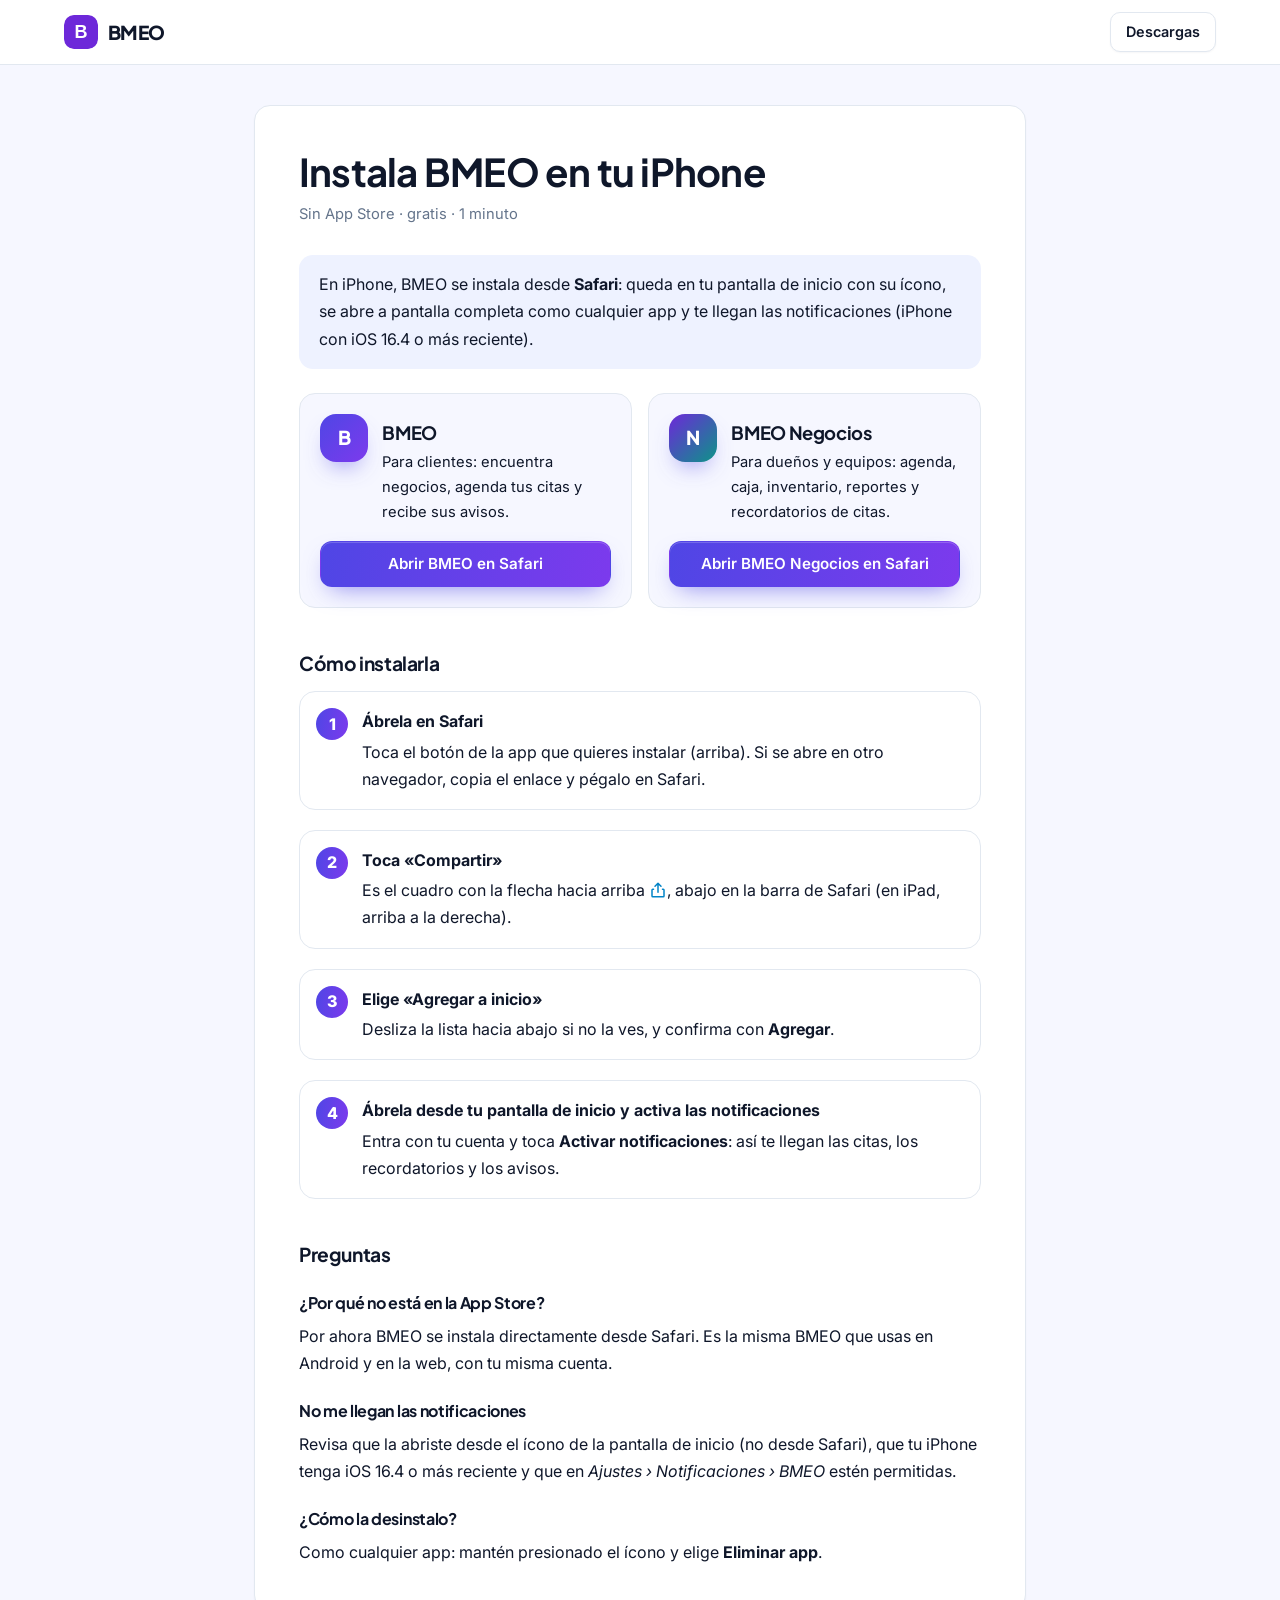
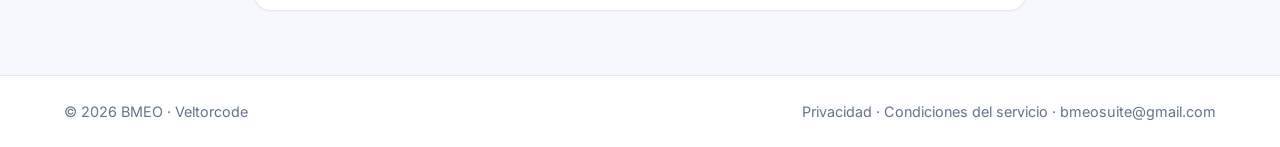
<file: iphone.html>
<!DOCTYPE html>
<html lang="es">
  <head>
    <meta charset="UTF-8" />
    <meta name="viewport" content="width=device-width, initial-scale=1.0" />
    <title>Instalar BMEO en iPhone | BMEO</title>
    <meta name="description" content="Instala BMEO y BMEO Negocios en tu iPhone desde Safari, sin App Store: con su ícono, a pantalla completa y con notificaciones." />
    <meta name="theme-color" content="#6d28d9" />
    <link rel="icon" type="image/svg+xml" href="assets/bmeo-logo.svg" />
    <link rel="preconnect" href="https://fonts.googleapis.com" />
    <link rel="preconnect" href="https://fonts.gstatic.com" crossorigin />
    <link href="https://fonts.googleapis.com/css2?family=Inter:wght@400;500;600;700;800&family=Plus+Jakarta+Sans:wght@600;700;800&display=swap" rel="stylesheet" />
    <link rel="stylesheet" href="styles.css" />
  </head>
  <body>
    <header class="legal-header">
      <div class="container">
        <a href="/" class="brand" aria-label="BMEO, ir al inicio">
          <img src="assets/bmeo-logo.svg" alt="" width="32" height="32" />
          <span>BMEO</span>
        </a>
        <a class="button button-secondary button-small" href="/#descargas">Descargas</a>
      </div>
    </header>

    <main class="legal" id="contenido">
      <div class="container">
        <article class="legal-card">
          <h1>Instala BMEO en tu iPhone</h1>
          <p class="legal-meta">Sin App Store · gratis · 1 minuto</p>

          <div class="legal-summary">
            <p>En iPhone, BMEO se instala desde <strong>Safari</strong>: queda en tu pantalla de inicio con su ícono, se abre a pantalla completa como cualquier app y te llegan las notificaciones (iPhone con iOS 16.4 o más reciente).</p>
          </div>

          <div class="ios-apps">
            <section class="ios-app" id="clientes">
              <div class="ios-app-head">
                <span class="dl-icon">B</span>
                <div>
                  <h2>BMEO</h2>
                  <p>Para clientes: encuentra negocios, agenda tus citas y recibe sus avisos.</p>
                </div>
              </div>
              <a class="button button-primary button-block" href="https://bmeo-app.web.app" rel="noopener">Abrir BMEO en Safari</a>
            </section>

            <section class="ios-app" id="negocios">
              <div class="ios-app-head">
                <span class="dl-icon business">N</span>
                <div>
                  <h2>BMEO Negocios</h2>
                  <p>Para dueños y equipos: agenda, caja, inventario, reportes y recordatorios de citas.</p>
                </div>
              </div>
              <a class="button button-primary button-block" href="https://bmeo.onrender.com" rel="noopener">Abrir BMEO Negocios en Safari</a>
            </section>
          </div>

          <h2>Cómo instalarla</h2>
          <ol class="ios-steps">
            <li>
              <span class="ios-step-n">1</span>
              <div>
                <strong>Ábrela en Safari</strong>
                <p>Toca el botón de la app que quieres instalar (arriba). Si se abre en otro navegador, copia el enlace y pégalo en Safari.</p>
              </div>
            </li>
            <li>
              <span class="ios-step-n">2</span>
              <div>
                <strong>Toca «Compartir»</strong>
                <p>Es el cuadro con la flecha hacia arriba
                  <svg class="ios-glyph" viewBox="0 0 24 24" aria-label="Compartir"><path d="M12 3v12M8 7l4-4 4 4M6 11H5a1 1 0 0 0-1 1v8a1 1 0 0 0 1 1h14a1 1 0 0 0 1-1v-8a1 1 0 0 0-1-1h-1" /></svg>,
                  abajo en la barra de Safari (en iPad, arriba a la derecha).</p>
              </div>
            </li>
            <li>
              <span class="ios-step-n">3</span>
              <div>
                <strong>Elige «Agregar a inicio»</strong>
                <p>Desliza la lista hacia abajo si no la ves, y confirma con <strong>Agregar</strong>.</p>
              </div>
            </li>
            <li>
              <span class="ios-step-n">4</span>
              <div>
                <strong>Ábrela desde tu pantalla de inicio y activa las notificaciones</strong>
                <p>Entra con tu cuenta y toca <strong>Activar notificaciones</strong>: así te llegan las citas, los recordatorios y los avisos.</p>
              </div>
            </li>
          </ol>

          <h2>Preguntas</h2>
          <h3>¿Por qué no está en la App Store?</h3>
          <p>Por ahora BMEO se instala directamente desde Safari. Es la misma BMEO que usas en Android y en la web, con tu misma cuenta.</p>
          <h3>No me llegan las notificaciones</h3>
          <p>Revisa que la abriste desde el ícono de la pantalla de inicio (no desde Safari), que tu iPhone tenga iOS 16.4 o más reciente y que en <em>Ajustes › Notificaciones › BMEO</em> estén permitidas.</p>
          <h3>¿Cómo la desinstalo?</h3>
          <p>Como cualquier app: mantén presionado el ícono y elige <strong>Eliminar app</strong>.</p>
        </article>
      </div>
    </main>

    <footer class="legal-footer">
      <div class="container">
        <span>© 2026 BMEO · Veltorcode</span>
        <span><a href="/privacidad">Privacidad</a> · <a href="/terminos">Condiciones del servicio</a> · <a href="mailto:bmeosuite@gmail.com">bmeosuite@gmail.com</a></span>
      </div>
    </footer>
  </body>
</html>
</file>
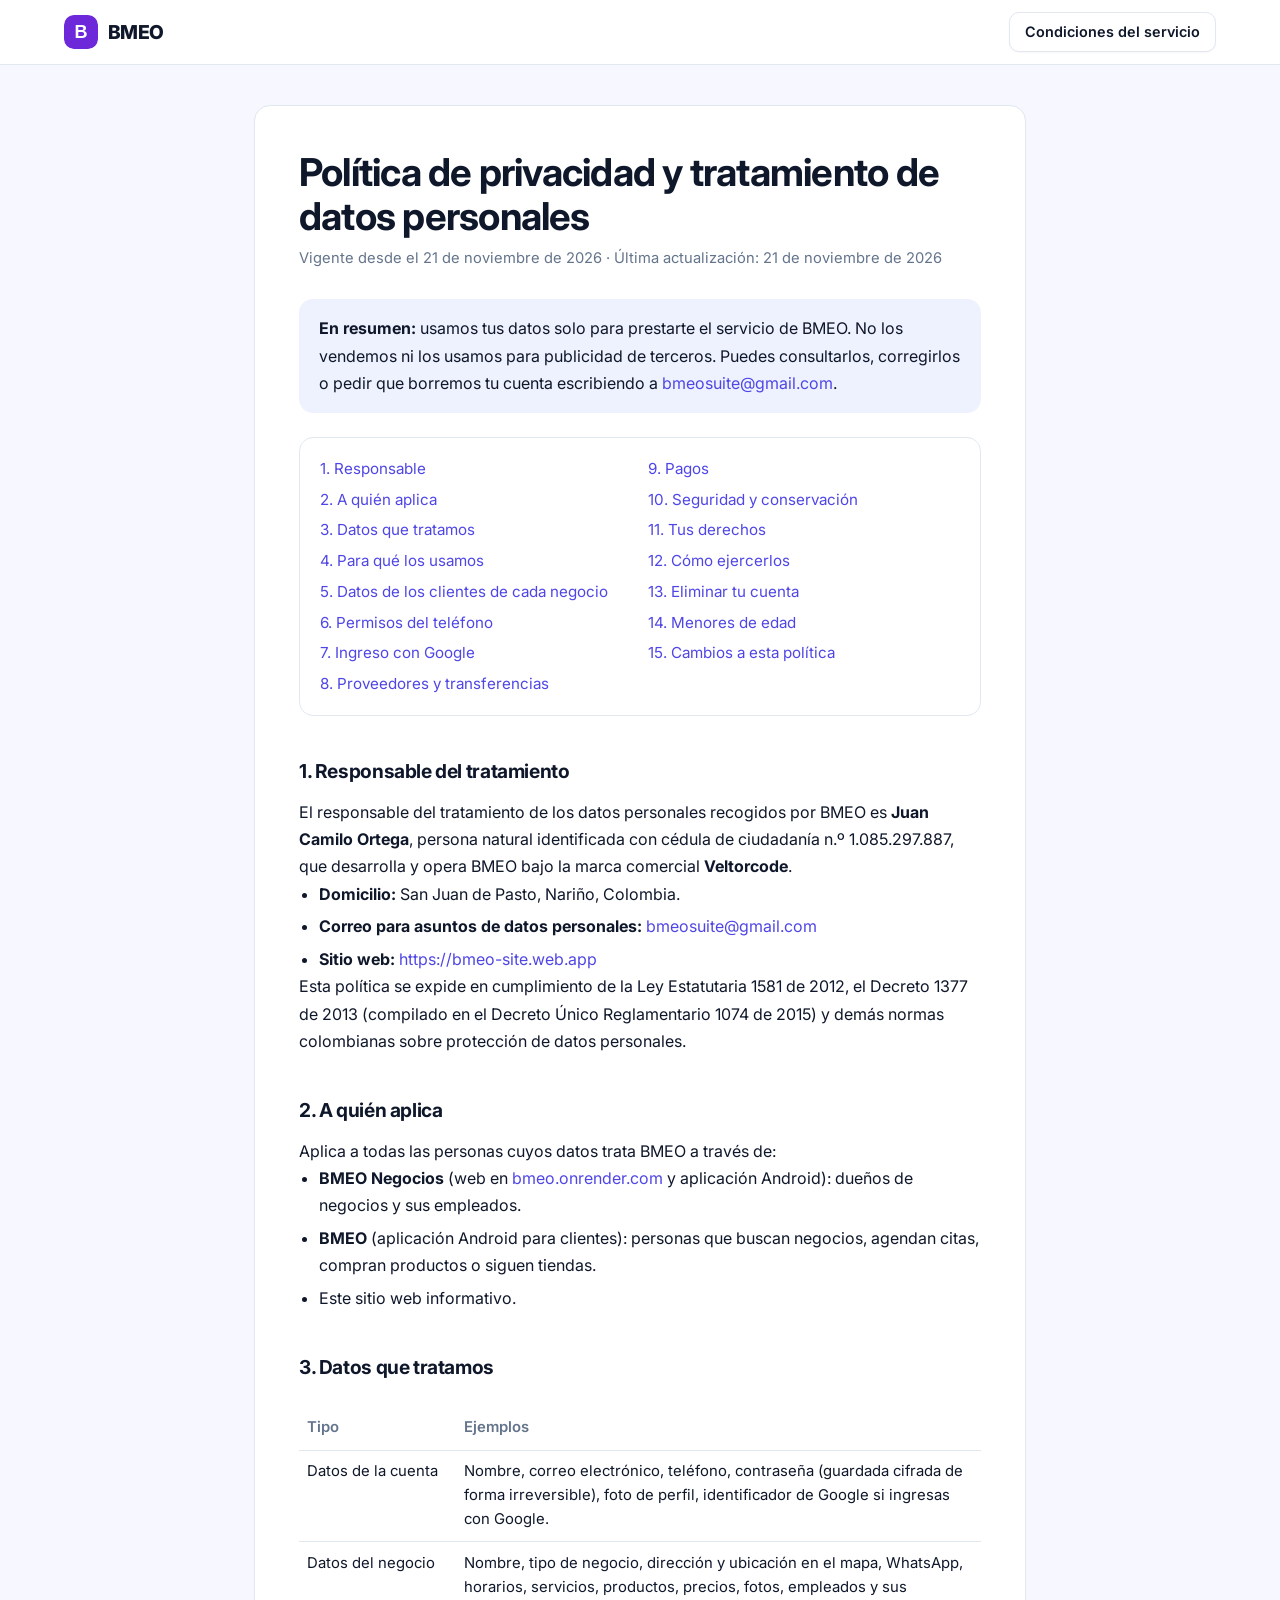
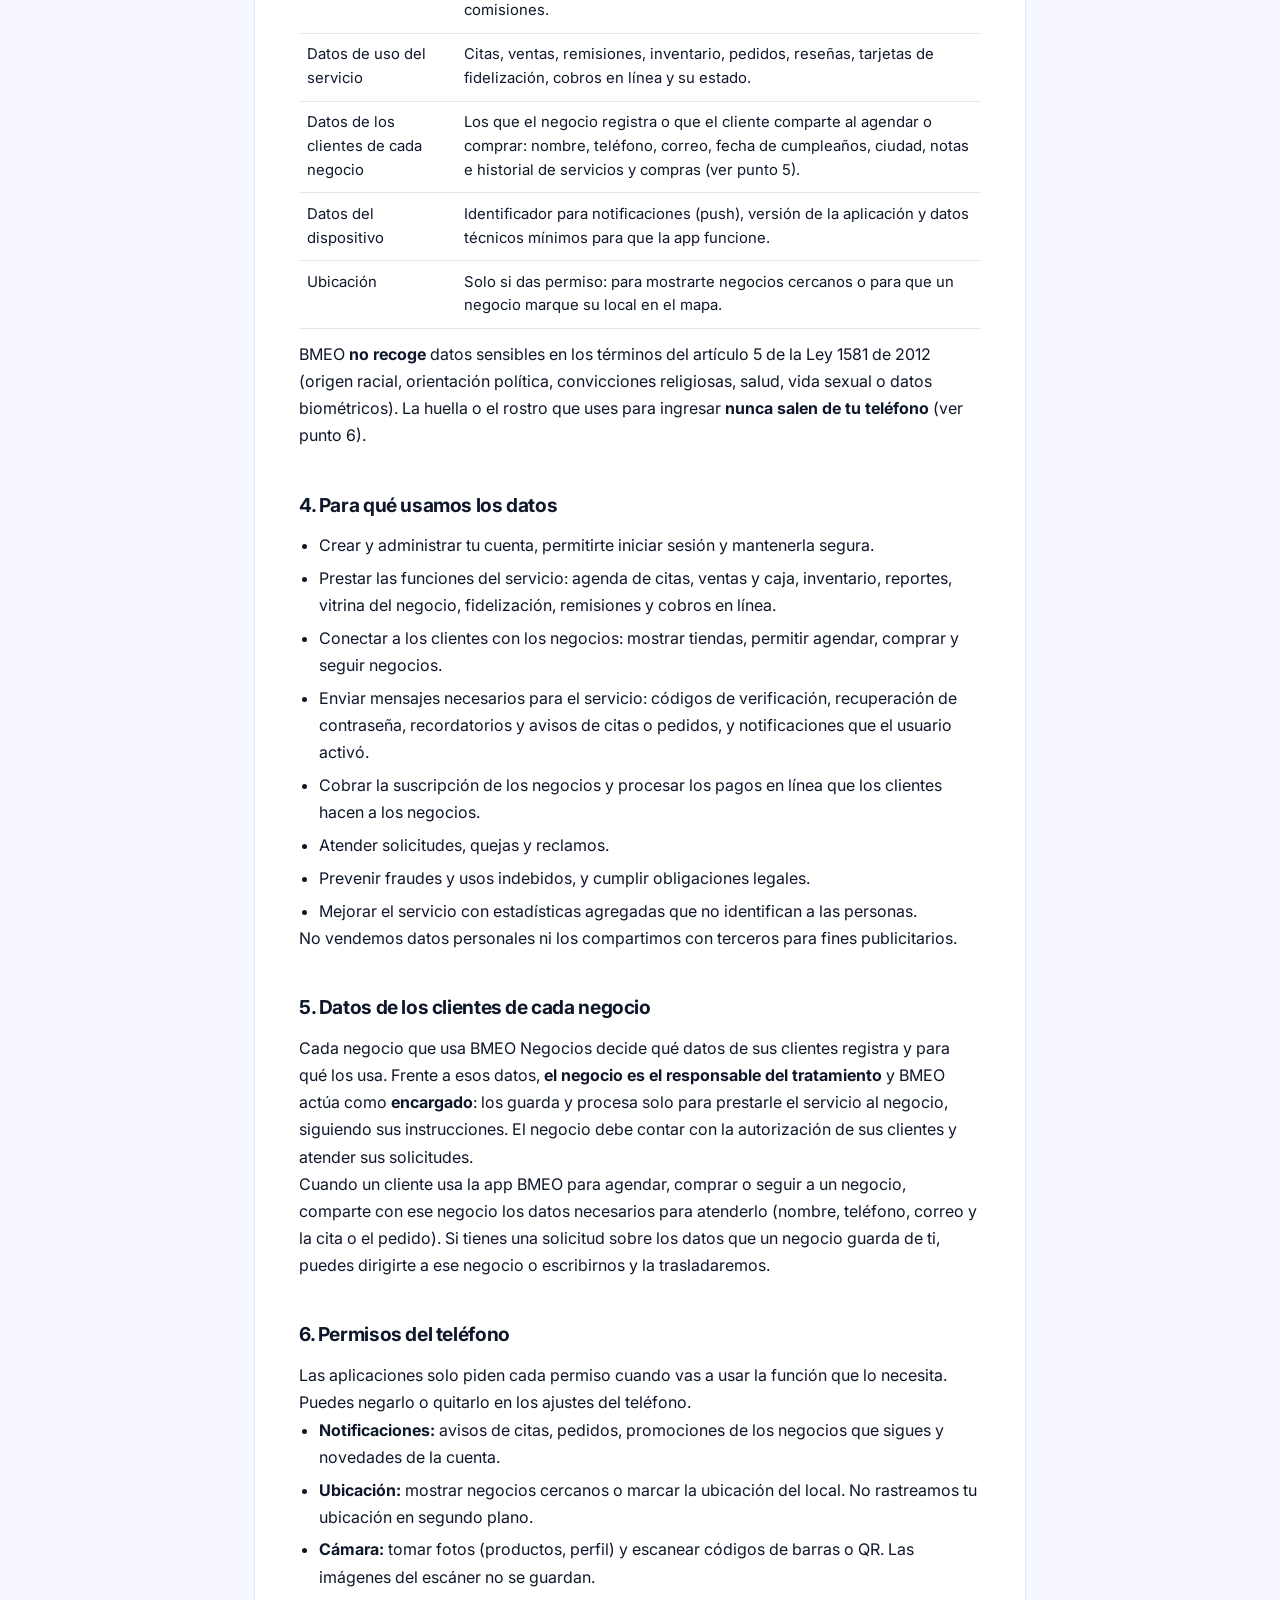
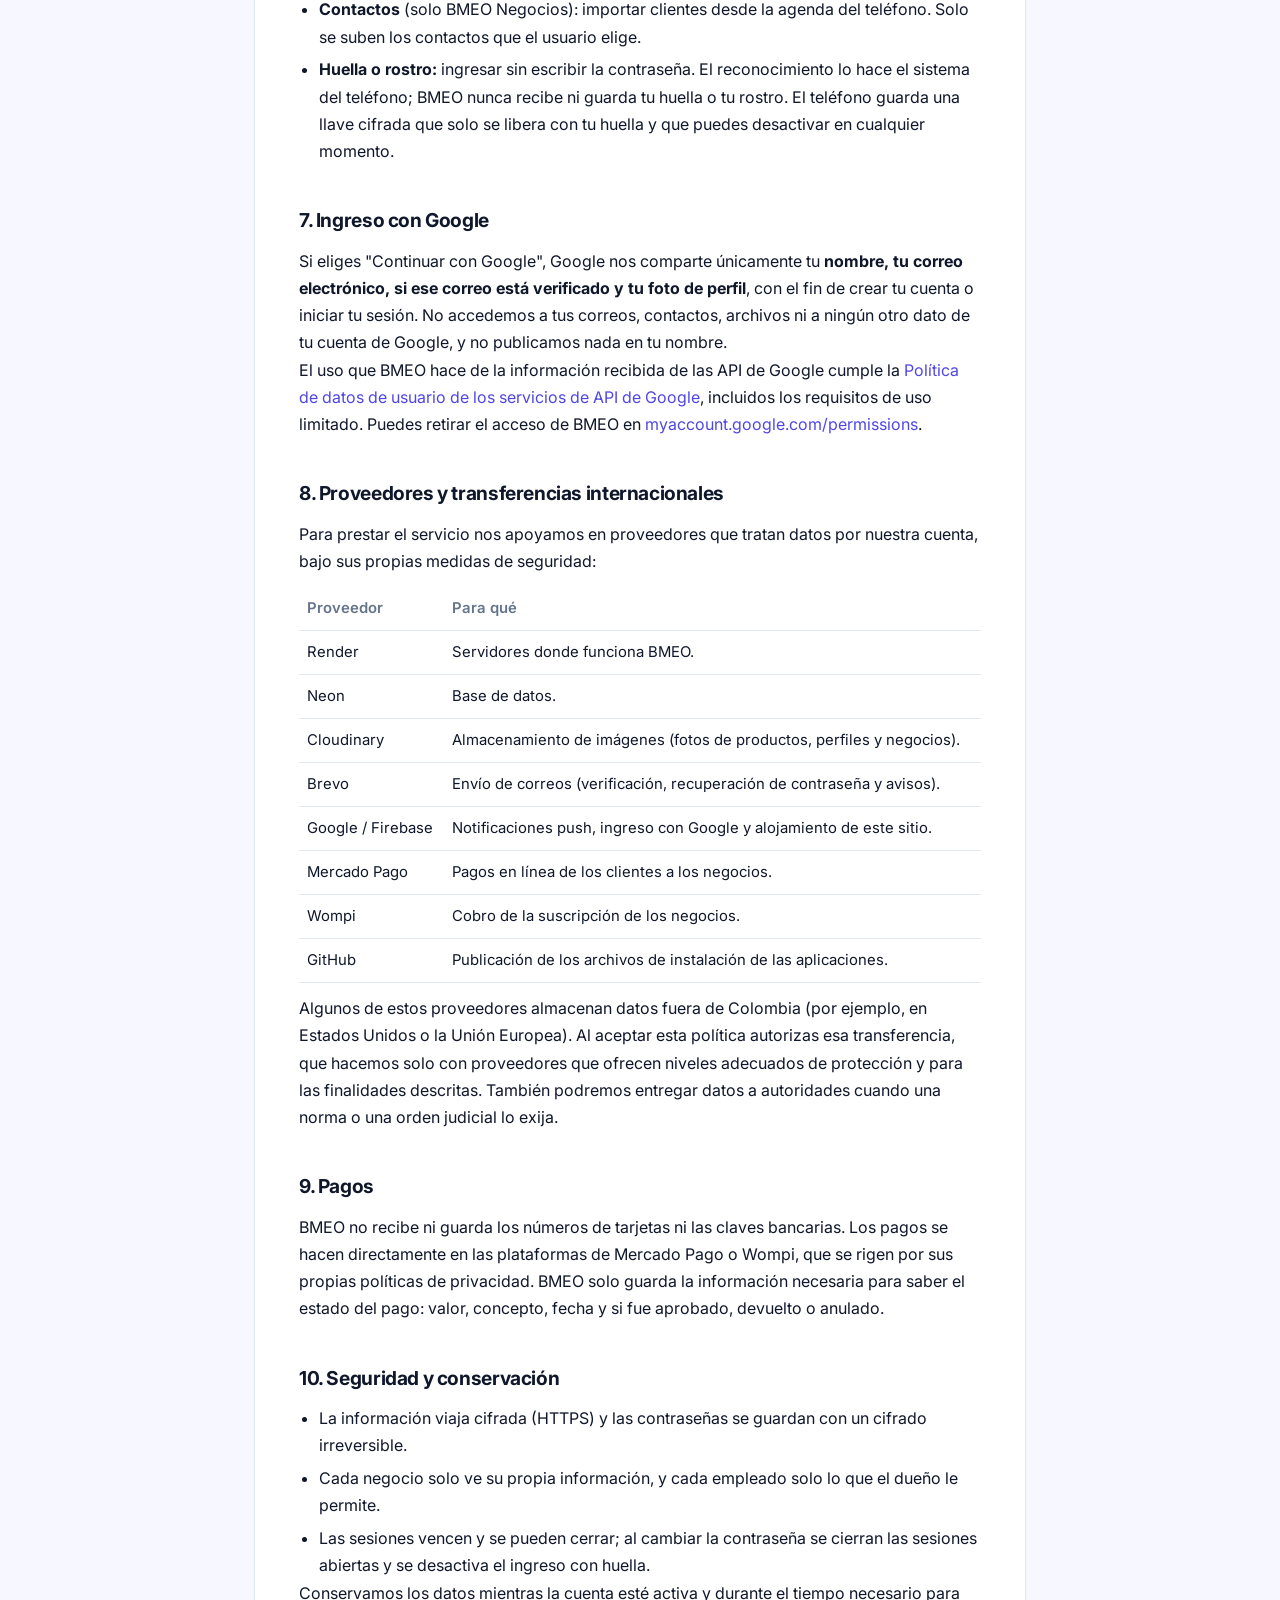
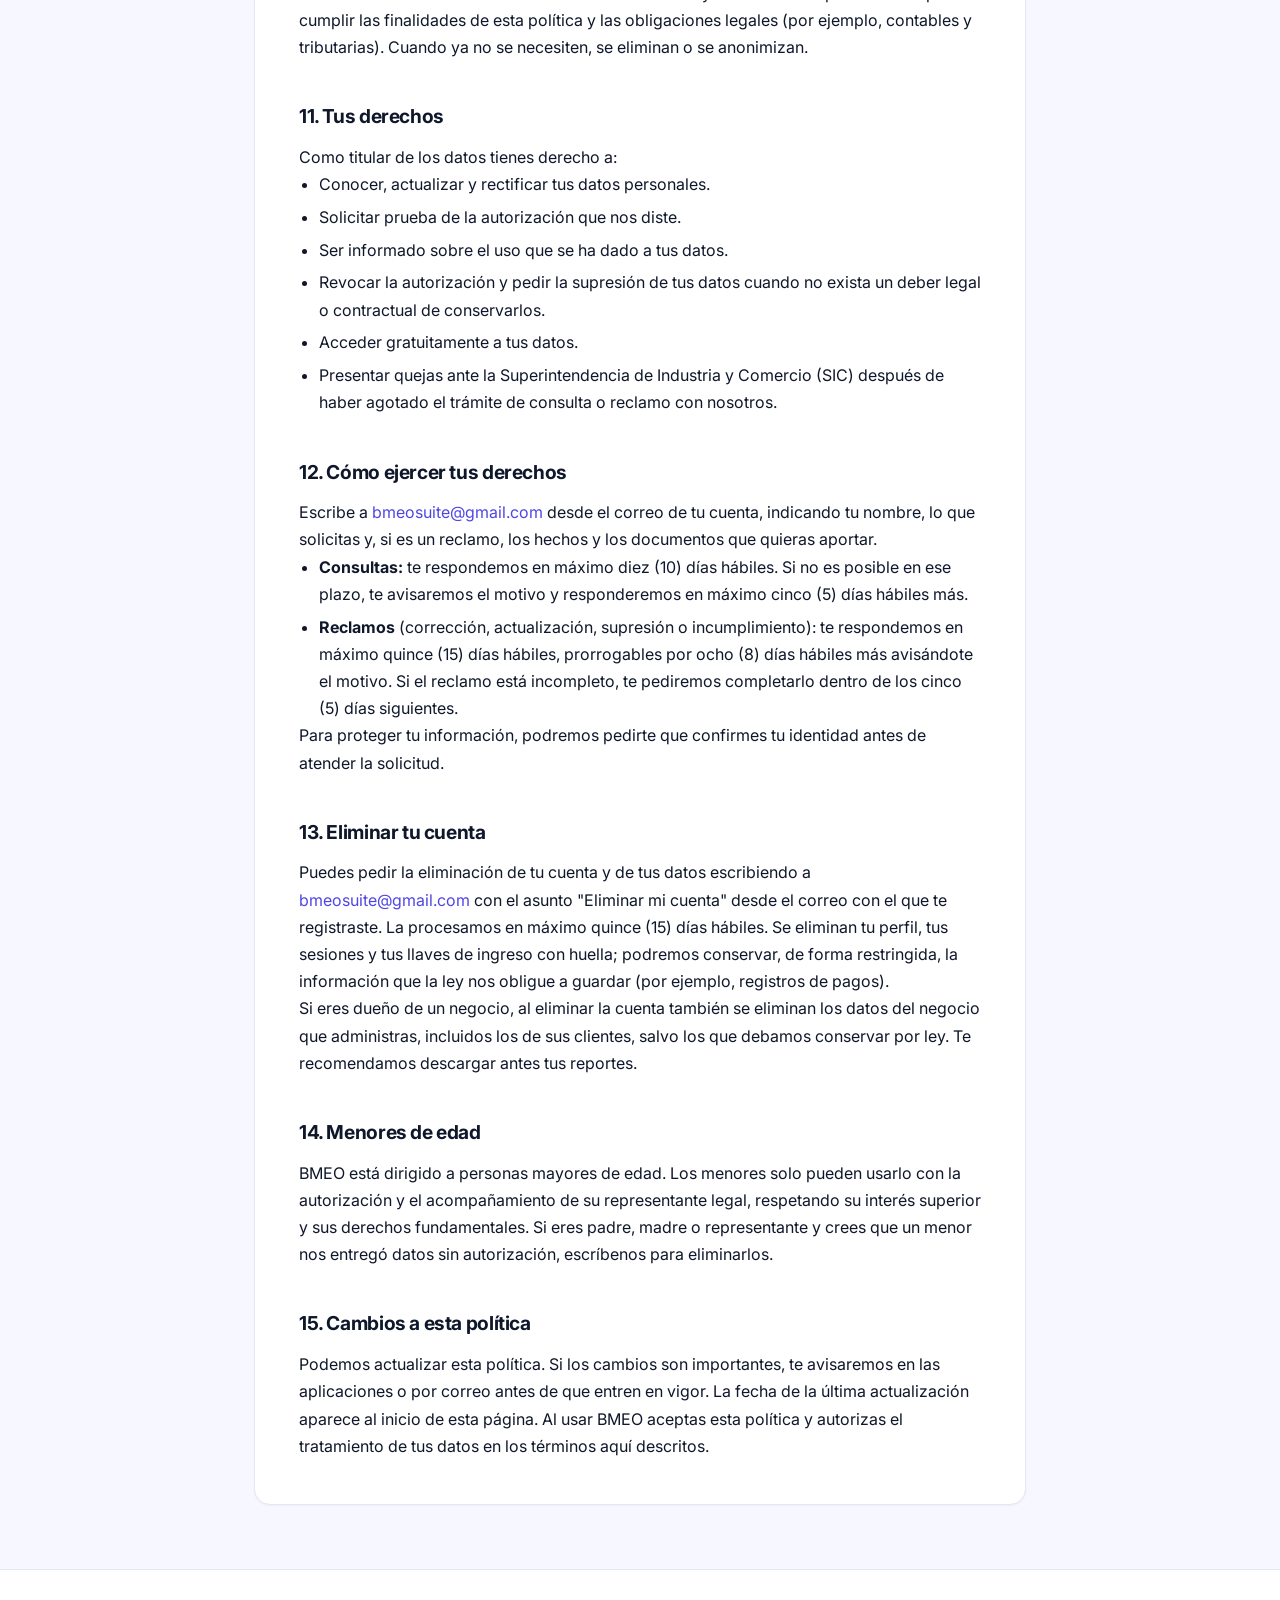
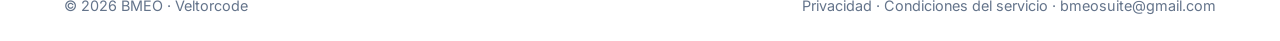
<file: privacidad.html>
<!DOCTYPE html>
<html lang="es">
  <head>
    <meta charset="UTF-8" />
    <meta name="viewport" content="width=device-width, initial-scale=1.0" />
    <title>Política de privacidad y tratamiento de datos | BMEO</title>
    <meta name="description" content="Cómo BMEO recoge, usa y protege los datos personales de los negocios y de sus clientes, y cómo ejercer tus derechos según la Ley 1581 de 2012." />
    <meta name="theme-color" content="#6d28d9" />
    <link rel="icon" type="image/svg+xml" href="assets/bmeo-logo.svg" />
    <link rel="preconnect" href="https://fonts.googleapis.com" />
    <link rel="preconnect" href="https://fonts.gstatic.com" crossorigin />
    <link href="https://fonts.googleapis.com/css2?family=Inter:wght@400;500;600;700;800&display=swap" rel="stylesheet" />
    <link rel="stylesheet" href="styles.css" />
  </head>
  <body>
    <header class="legal-header">
      <div class="container">
        <a href="/" class="brand" aria-label="BMEO, ir al inicio">
          <img src="assets/bmeo-logo.svg" alt="" width="32" height="32" />
          <span>BMEO</span>
        </a>
        <a class="button button-secondary button-small" href="/terminos">Condiciones del servicio</a>
      </div>
    </header>

    <main class="legal" id="contenido">
      <div class="container">
        <article class="legal-card">
          <h1>Política de privacidad y tratamiento de datos personales</h1>
          <p class="legal-meta">Vigente desde el 21 de noviembre de 2026 · Última actualización: 21 de noviembre de 2026</p>

          <div class="legal-summary">
            <p><strong>En resumen:</strong> usamos tus datos solo para prestarte el servicio de BMEO. No los vendemos ni los usamos para publicidad de terceros.
              Puedes consultarlos, corregirlos o pedir que borremos tu cuenta escribiendo a
              <a href="mailto:bmeosuite@gmail.com">bmeosuite@gmail.com</a>.</p>
          </div>

          <nav class="legal-toc" aria-label="Contenido">
            <a href="#responsable">1. Responsable</a>
            <a href="#alcance">2. A quién aplica</a>
            <a href="#datos">3. Datos que tratamos</a>
            <a href="#finalidades">4. Para qué los usamos</a>
            <a href="#negocios">5. Datos de los clientes de cada negocio</a>
            <a href="#permisos">6. Permisos del teléfono</a>
            <a href="#google">7. Ingreso con Google</a>
            <a href="#terceros">8. Proveedores y transferencias</a>
            <a href="#pagos">9. Pagos</a>
            <a href="#seguridad">10. Seguridad y conservación</a>
            <a href="#derechos">11. Tus derechos</a>
            <a href="#procedimiento">12. Cómo ejercerlos</a>
            <a href="#eliminar">13. Eliminar tu cuenta</a>
            <a href="#menores">14. Menores de edad</a>
            <a href="#cambios">15. Cambios a esta política</a>
          </nav>

          <h2 id="responsable">1. Responsable del tratamiento</h2>
          <p>
            El responsable del tratamiento de los datos personales recogidos por BMEO es <strong>Juan Camilo Ortega</strong>, persona natural identificada con
            cédula de ciudadanía n.º 1.085.297.887, que desarrolla y opera BMEO bajo la marca comercial <strong>Veltorcode</strong>.
          </p>
          <ul>
            <li><strong>Domicilio:</strong> San Juan de Pasto, Nariño, Colombia.</li>
            <li><strong>Correo para asuntos de datos personales:</strong> <a href="mailto:bmeosuite@gmail.com">bmeosuite@gmail.com</a></li>
            <li><strong>Sitio web:</strong> <a href="https://bmeo-site.web.app">https://bmeo-site.web.app</a></li>
          </ul>
          <p>
            Esta política se expide en cumplimiento de la Ley Estatutaria 1581 de 2012, el Decreto 1377 de 2013 (compilado en el Decreto Único Reglamentario
            1074 de 2015) y demás normas colombianas sobre protección de datos personales.
          </p>

          <h2 id="alcance">2. A quién aplica</h2>
          <p>Aplica a todas las personas cuyos datos trata BMEO a través de:</p>
          <ul>
            <li><strong>BMEO Negocios</strong> (web en <a href="https://bmeo.onrender.com">bmeo.onrender.com</a> y aplicación Android): dueños de negocios y sus empleados.</li>
            <li><strong>BMEO</strong> (aplicación Android para clientes): personas que buscan negocios, agendan citas, compran productos o siguen tiendas.</li>
            <li>Este sitio web informativo.</li>
          </ul>

          <h2 id="datos">3. Datos que tratamos</h2>
          <div class="legal-table-wrap">
            <table>
              <thead><tr><th>Tipo</th><th>Ejemplos</th></tr></thead>
              <tbody>
                <tr><td>Datos de la cuenta</td><td>Nombre, correo electrónico, teléfono, contraseña (guardada cifrada de forma irreversible), foto de perfil, identificador de Google si ingresas con Google.</td></tr>
                <tr><td>Datos del negocio</td><td>Nombre, tipo de negocio, dirección y ubicación en el mapa, WhatsApp, horarios, servicios, productos, precios, fotos, empleados y sus comisiones.</td></tr>
                <tr><td>Datos de uso del servicio</td><td>Citas, ventas, remisiones, inventario, pedidos, reseñas, tarjetas de fidelización, cobros en línea y su estado.</td></tr>
                <tr><td>Datos de los clientes de cada negocio</td><td>Los que el negocio registra o que el cliente comparte al agendar o comprar: nombre, teléfono, correo, fecha de cumpleaños, ciudad, notas e historial de servicios y compras (ver punto 5).</td></tr>
                <tr><td>Datos del dispositivo</td><td>Identificador para notificaciones (push), versión de la aplicación y datos técnicos mínimos para que la app funcione.</td></tr>
                <tr><td>Ubicación</td><td>Solo si das permiso: para mostrarte negocios cercanos o para que un negocio marque su local en el mapa.</td></tr>
              </tbody>
            </table>
          </div>
          <p>
            BMEO <strong>no recoge</strong> datos sensibles en los términos del artículo 5 de la Ley 1581 de 2012 (origen racial, orientación política, convicciones
            religiosas, salud, vida sexual o datos biométricos). La huella o el rostro que uses para ingresar <strong>nunca salen de tu teléfono</strong> (ver punto 6).
          </p>

          <h2 id="finalidades">4. Para qué usamos los datos</h2>
          <ul>
            <li>Crear y administrar tu cuenta, permitirte iniciar sesión y mantenerla segura.</li>
            <li>Prestar las funciones del servicio: agenda de citas, ventas y caja, inventario, reportes, vitrina del negocio, fidelización, remisiones y cobros en línea.</li>
            <li>Conectar a los clientes con los negocios: mostrar tiendas, permitir agendar, comprar y seguir negocios.</li>
            <li>Enviar mensajes necesarios para el servicio: códigos de verificación, recuperación de contraseña, recordatorios y avisos de citas o pedidos, y notificaciones que el usuario activó.</li>
            <li>Cobrar la suscripción de los negocios y procesar los pagos en línea que los clientes hacen a los negocios.</li>
            <li>Atender solicitudes, quejas y reclamos.</li>
            <li>Prevenir fraudes y usos indebidos, y cumplir obligaciones legales.</li>
            <li>Mejorar el servicio con estadísticas agregadas que no identifican a las personas.</li>
          </ul>
          <p>No vendemos datos personales ni los compartimos con terceros para fines publicitarios.</p>

          <h2 id="negocios">5. Datos de los clientes de cada negocio</h2>
          <p>
            Cada negocio que usa BMEO Negocios decide qué datos de sus clientes registra y para qué los usa. Frente a esos datos, <strong>el negocio es el
            responsable del tratamiento</strong> y BMEO actúa como <strong>encargado</strong>: los guarda y procesa solo para prestarle el servicio al negocio,
            siguiendo sus instrucciones. El negocio debe contar con la autorización de sus clientes y atender sus solicitudes.
          </p>
          <p>
            Cuando un cliente usa la app BMEO para agendar, comprar o seguir a un negocio, comparte con ese negocio los datos necesarios para atenderlo
            (nombre, teléfono, correo y la cita o el pedido). Si tienes una solicitud sobre los datos que un negocio guarda de ti, puedes dirigirte a ese
            negocio o escribirnos y la trasladaremos.
          </p>

          <h2 id="permisos">6. Permisos del teléfono</h2>
          <p>Las aplicaciones solo piden cada permiso cuando vas a usar la función que lo necesita. Puedes negarlo o quitarlo en los ajustes del teléfono.</p>
          <ul>
            <li><strong>Notificaciones:</strong> avisos de citas, pedidos, promociones de los negocios que sigues y novedades de la cuenta.</li>
            <li><strong>Ubicación:</strong> mostrar negocios cercanos o marcar la ubicación del local. No rastreamos tu ubicación en segundo plano.</li>
            <li><strong>Cámara:</strong> tomar fotos (productos, perfil) y escanear códigos de barras o QR. Las imágenes del escáner no se guardan.</li>
            <li><strong>Contactos</strong> (solo BMEO Negocios): importar clientes desde la agenda del teléfono. Solo se suben los contactos que el usuario elige.</li>
            <li><strong>Huella o rostro:</strong> ingresar sin escribir la contraseña. El reconocimiento lo hace el sistema del teléfono; BMEO nunca recibe ni guarda
              tu huella o tu rostro. El teléfono guarda una llave cifrada que solo se libera con tu huella y que puedes desactivar en cualquier momento.</li>
          </ul>

          <h2 id="google">7. Ingreso con Google</h2>
          <p>
            Si eliges "Continuar con Google", Google nos comparte únicamente tu <strong>nombre, tu correo electrónico, si ese correo está verificado y tu foto
            de perfil</strong>, con el fin de crear tu cuenta o iniciar tu sesión. No accedemos a tus correos, contactos, archivos ni a ningún otro dato de tu
            cuenta de Google, y no publicamos nada en tu nombre.
          </p>
          <p>
            El uso que BMEO hace de la información recibida de las API de Google cumple la
            <a href="https://developers.google.com/terms/api-services-user-data-policy" target="_blank" rel="noopener">Política de datos de usuario de los servicios de API de Google</a>,
            incluidos los requisitos de uso limitado. Puedes retirar el acceso de BMEO en
            <a href="https://myaccount.google.com/permissions" target="_blank" rel="noopener">myaccount.google.com/permissions</a>.
          </p>

          <h2 id="terceros">8. Proveedores y transferencias internacionales</h2>
          <p>Para prestar el servicio nos apoyamos en proveedores que tratan datos por nuestra cuenta, bajo sus propias medidas de seguridad:</p>
          <div class="legal-table-wrap">
            <table>
              <thead><tr><th>Proveedor</th><th>Para qué</th></tr></thead>
              <tbody>
                <tr><td>Render</td><td>Servidores donde funciona BMEO.</td></tr>
                <tr><td>Neon</td><td>Base de datos.</td></tr>
                <tr><td>Cloudinary</td><td>Almacenamiento de imágenes (fotos de productos, perfiles y negocios).</td></tr>
                <tr><td>Brevo</td><td>Envío de correos (verificación, recuperación de contraseña y avisos).</td></tr>
                <tr><td>Google / Firebase</td><td>Notificaciones push, ingreso con Google y alojamiento de este sitio.</td></tr>
                <tr><td>Mercado Pago</td><td>Pagos en línea de los clientes a los negocios.</td></tr>
                <tr><td>Wompi</td><td>Cobro de la suscripción de los negocios.</td></tr>
                <tr><td>GitHub</td><td>Publicación de los archivos de instalación de las aplicaciones.</td></tr>
              </tbody>
            </table>
          </div>
          <p>
            Algunos de estos proveedores almacenan datos fuera de Colombia (por ejemplo, en Estados Unidos o la Unión Europea). Al aceptar esta política
            autorizas esa transferencia, que hacemos solo con proveedores que ofrecen niveles adecuados de protección y para las finalidades descritas.
            También podremos entregar datos a autoridades cuando una norma o una orden judicial lo exija.
          </p>

          <h2 id="pagos">9. Pagos</h2>
          <p>
            BMEO no recibe ni guarda los números de tarjetas ni las claves bancarias. Los pagos se hacen directamente en las plataformas de Mercado Pago o
            Wompi, que se rigen por sus propias políticas de privacidad. BMEO solo guarda la información necesaria para saber el estado del pago: valor,
            concepto, fecha y si fue aprobado, devuelto o anulado.
          </p>

          <h2 id="seguridad">10. Seguridad y conservación</h2>
          <ul>
            <li>La información viaja cifrada (HTTPS) y las contraseñas se guardan con un cifrado irreversible.</li>
            <li>Cada negocio solo ve su propia información, y cada empleado solo lo que el dueño le permite.</li>
            <li>Las sesiones vencen y se pueden cerrar; al cambiar la contraseña se cierran las sesiones abiertas y se desactiva el ingreso con huella.</li>
          </ul>
          <p>
            Conservamos los datos mientras la cuenta esté activa y durante el tiempo necesario para cumplir las finalidades de esta política y las
            obligaciones legales (por ejemplo, contables y tributarias). Cuando ya no se necesiten, se eliminan o se anonimizan.
          </p>

          <h2 id="derechos">11. Tus derechos</h2>
          <p>Como titular de los datos tienes derecho a:</p>
          <ul>
            <li>Conocer, actualizar y rectificar tus datos personales.</li>
            <li>Solicitar prueba de la autorización que nos diste.</li>
            <li>Ser informado sobre el uso que se ha dado a tus datos.</li>
            <li>Revocar la autorización y pedir la supresión de tus datos cuando no exista un deber legal o contractual de conservarlos.</li>
            <li>Acceder gratuitamente a tus datos.</li>
            <li>Presentar quejas ante la Superintendencia de Industria y Comercio (SIC) después de haber agotado el trámite de consulta o reclamo con nosotros.</li>
          </ul>

          <h2 id="procedimiento">12. Cómo ejercer tus derechos</h2>
          <p>Escribe a <a href="mailto:bmeosuite@gmail.com">bmeosuite@gmail.com</a> desde el correo de tu cuenta, indicando tu nombre, lo que solicitas y, si es un reclamo, los hechos y los documentos que quieras aportar.</p>
          <ul>
            <li><strong>Consultas:</strong> te respondemos en máximo diez (10) días hábiles. Si no es posible en ese plazo, te avisaremos el motivo y responderemos en máximo cinco (5) días hábiles más.</li>
            <li><strong>Reclamos</strong> (corrección, actualización, supresión o incumplimiento): te respondemos en máximo quince (15) días hábiles, prorrogables por ocho (8) días hábiles más avisándote el motivo. Si el reclamo está incompleto, te pediremos completarlo dentro de los cinco (5) días siguientes.</li>
          </ul>
          <p>Para proteger tu información, podremos pedirte que confirmes tu identidad antes de atender la solicitud.</p>

          <h2 id="eliminar">13. Eliminar tu cuenta</h2>
          <p>
            Puedes pedir la eliminación de tu cuenta y de tus datos escribiendo a <a href="mailto:bmeosuite@gmail.com">bmeosuite@gmail.com</a> con el asunto
            "Eliminar mi cuenta" desde el correo con el que te registraste. La procesamos en máximo quince (15) días hábiles. Se eliminan tu perfil, tus
            sesiones y tus llaves de ingreso con huella; podremos conservar, de forma restringida, la información que la ley nos obligue a guardar
            (por ejemplo, registros de pagos).
          </p>
          <p>
            Si eres dueño de un negocio, al eliminar la cuenta también se eliminan los datos del negocio que administras, incluidos los de sus clientes,
            salvo los que debamos conservar por ley. Te recomendamos descargar antes tus reportes.
          </p>

          <h2 id="menores">14. Menores de edad</h2>
          <p>
            BMEO está dirigido a personas mayores de edad. Los menores solo pueden usarlo con la autorización y el acompañamiento de su representante
            legal, respetando su interés superior y sus derechos fundamentales. Si eres padre, madre o representante y crees que un menor nos entregó
            datos sin autorización, escríbenos para eliminarlos.
          </p>

          <h2 id="cambios">15. Cambios a esta política</h2>
          <p>
            Podemos actualizar esta política. Si los cambios son importantes, te avisaremos en las aplicaciones o por correo antes de que entren en
            vigor. La fecha de la última actualización aparece al inicio de esta página. Al usar BMEO aceptas esta política y autorizas el tratamiento
            de tus datos en los términos aquí descritos.
          </p>
        </article>
      </div>
    </main>

    <footer class="legal-footer">
      <div class="container">
        <span>© 2026 BMEO · Veltorcode</span>
        <span><a href="/privacidad">Privacidad</a> · <a href="/terminos">Condiciones del servicio</a> · <a href="mailto:bmeosuite@gmail.com">bmeosuite@gmail.com</a></span>
      </div>
    </footer>
  </body>
</html>
</file>
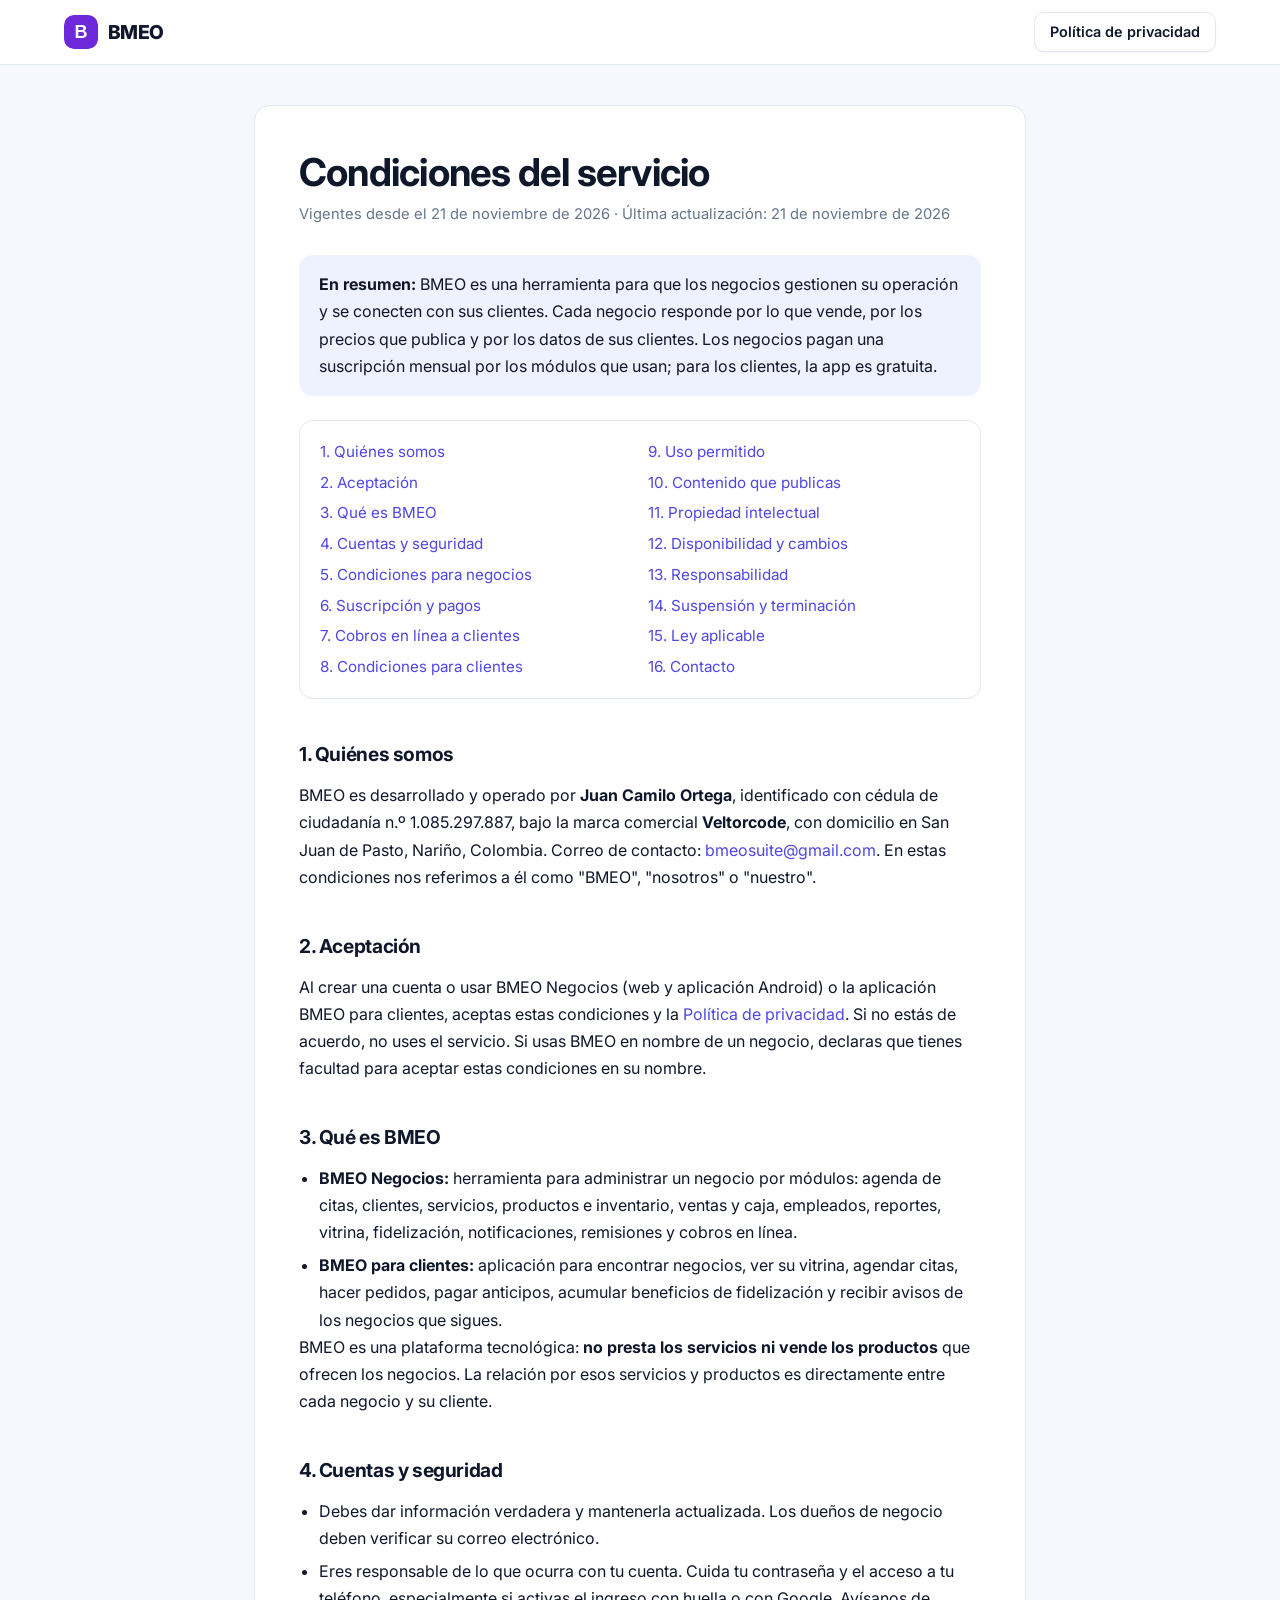
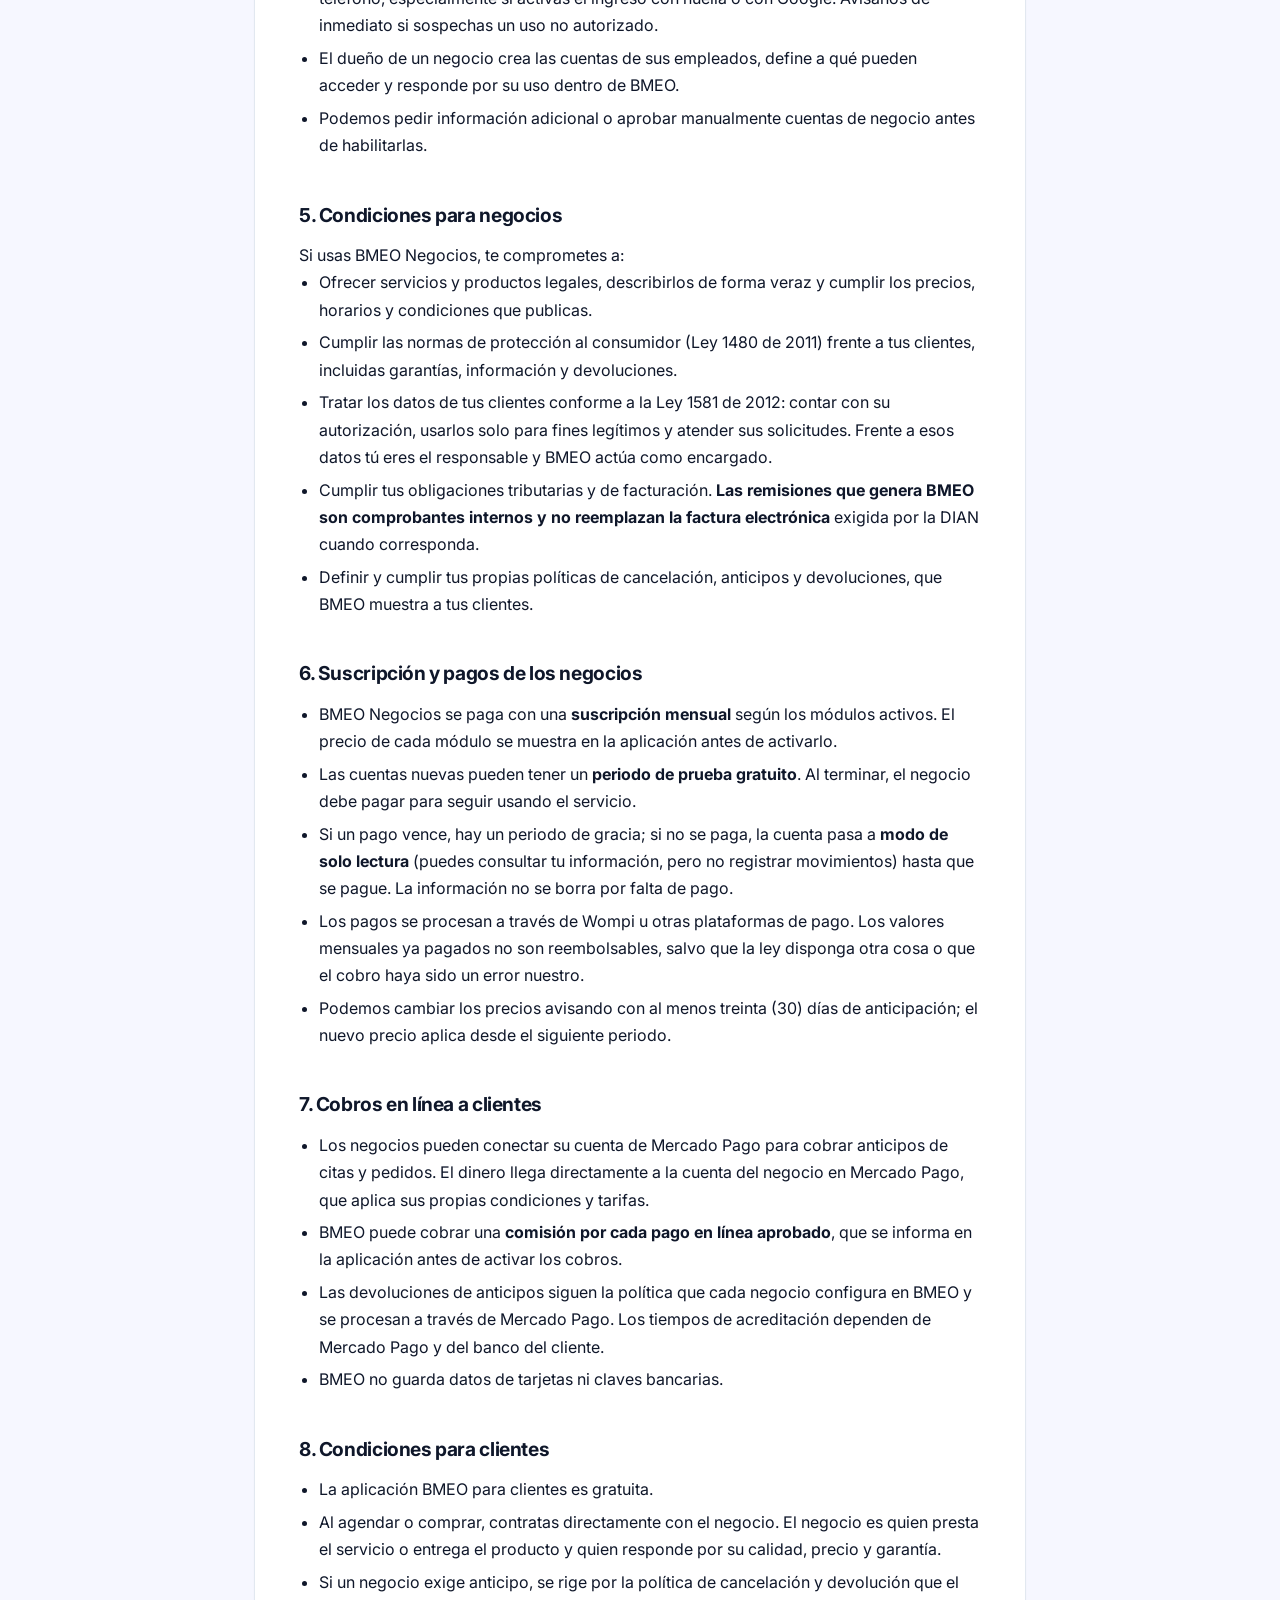
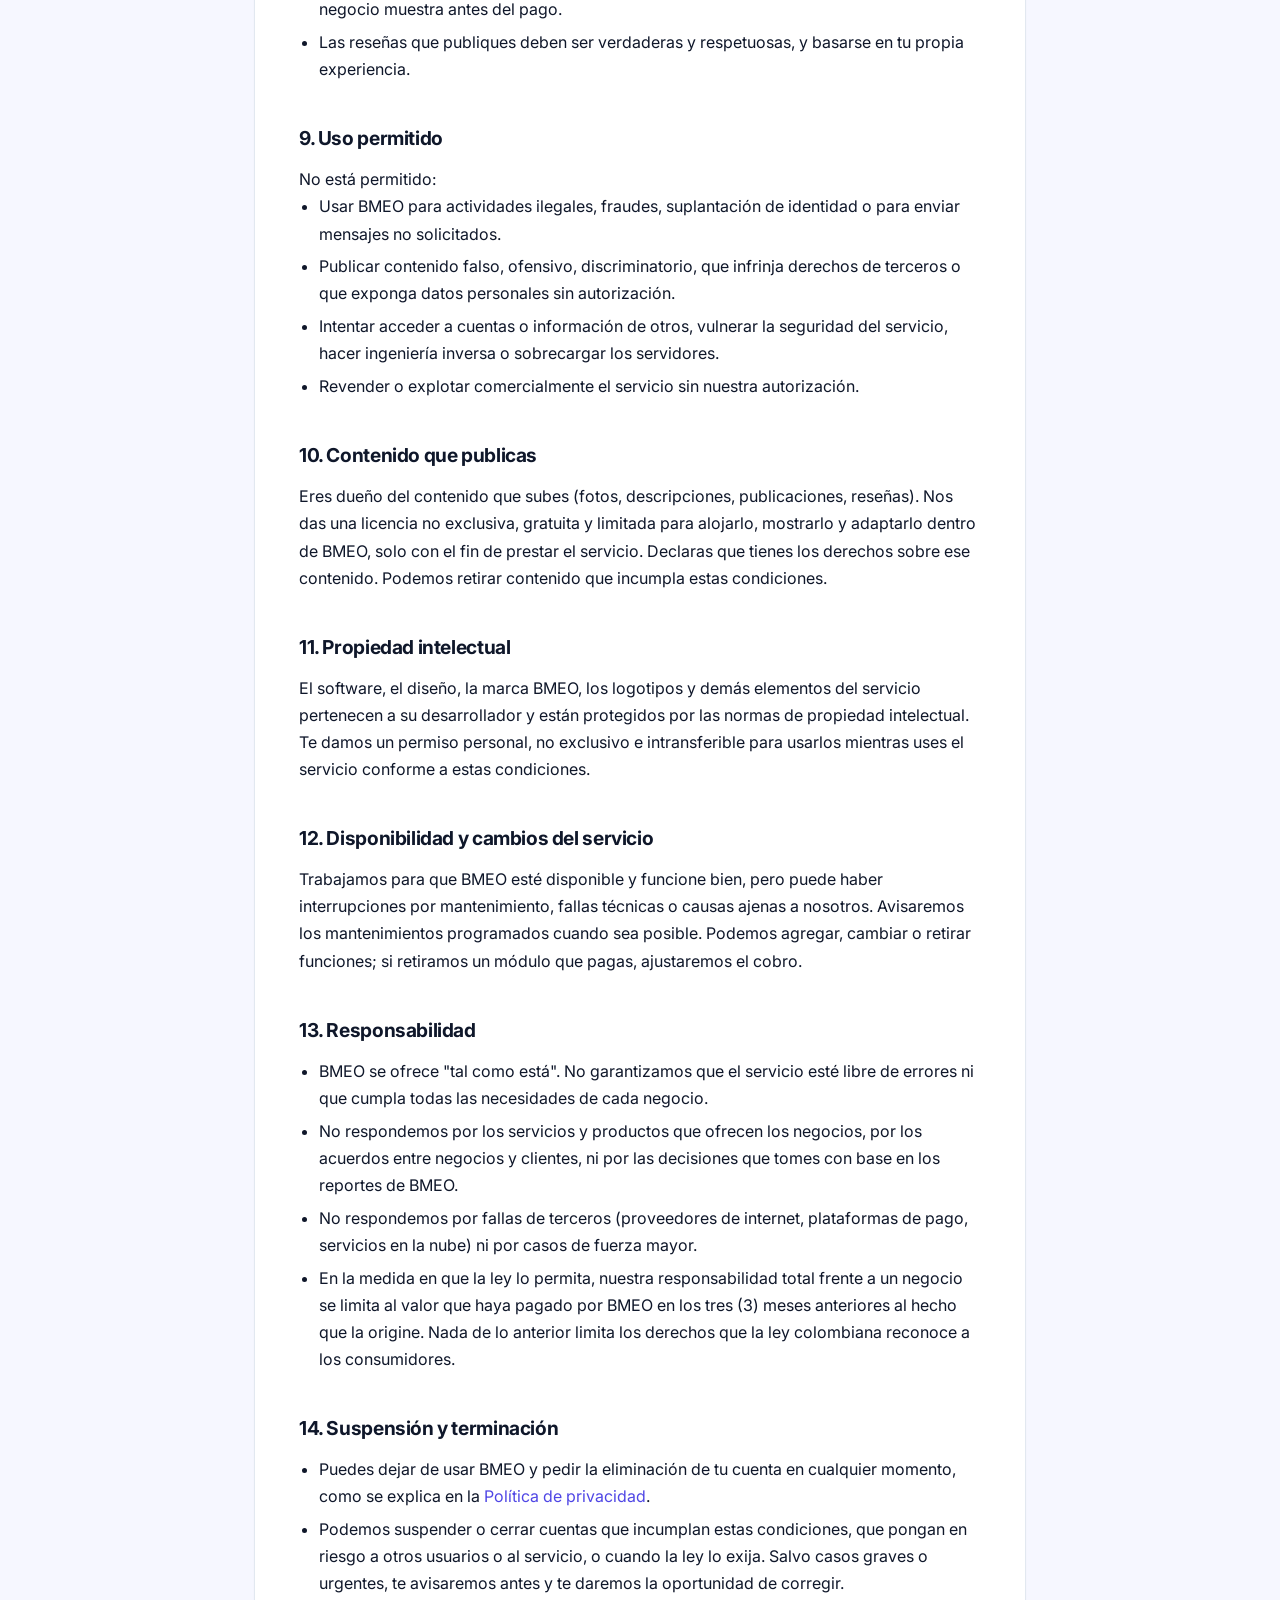
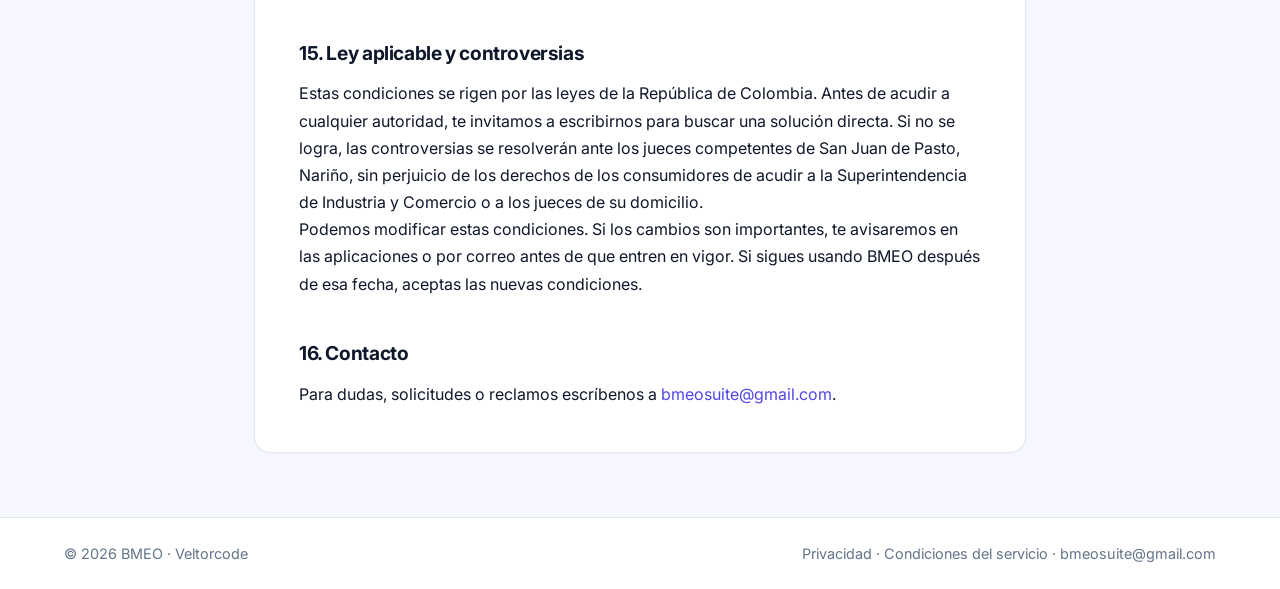
<file: terminos.html>
<!DOCTYPE html>
<html lang="es">
  <head>
    <meta charset="UTF-8" />
    <meta name="viewport" content="width=device-width, initial-scale=1.0" />
    <title>Condiciones del servicio | BMEO</title>
    <meta name="description" content="Condiciones de uso de BMEO Negocios y de la app BMEO para clientes." />
    <meta name="theme-color" content="#6d28d9" />
    <link rel="icon" type="image/svg+xml" href="assets/bmeo-logo.svg" />
    <link rel="preconnect" href="https://fonts.googleapis.com" />
    <link rel="preconnect" href="https://fonts.gstatic.com" crossorigin />
    <link href="https://fonts.googleapis.com/css2?family=Inter:wght@400;500;600;700;800&display=swap" rel="stylesheet" />
    <link rel="stylesheet" href="styles.css" />
  </head>
  <body>
    <header class="legal-header">
      <div class="container">
        <a href="/" class="brand" aria-label="BMEO, ir al inicio">
          <img src="assets/bmeo-logo.svg" alt="" width="32" height="32" />
          <span>BMEO</span>
        </a>
        <a class="button button-secondary button-small" href="/privacidad">Política de privacidad</a>
      </div>
    </header>

    <main class="legal" id="contenido">
      <div class="container">
        <article class="legal-card">
          <h1>Condiciones del servicio</h1>
          <p class="legal-meta">Vigentes desde el 21 de noviembre de 2026 · Última actualización: 21 de noviembre de 2026</p>

          <div class="legal-summary">
            <p><strong>En resumen:</strong> BMEO es una herramienta para que los negocios gestionen su operación y se conecten con sus clientes.
              Cada negocio responde por lo que vende, por los precios que publica y por los datos de sus clientes. Los negocios pagan una suscripción
              mensual por los módulos que usan; para los clientes, la app es gratuita.</p>
          </div>

          <nav class="legal-toc" aria-label="Contenido">
            <a href="#quienes">1. Quiénes somos</a>
            <a href="#aceptacion">2. Aceptación</a>
            <a href="#servicio">3. Qué es BMEO</a>
            <a href="#cuentas">4. Cuentas y seguridad</a>
            <a href="#negocios">5. Condiciones para negocios</a>
            <a href="#suscripcion">6. Suscripción y pagos</a>
            <a href="#cobros">7. Cobros en línea a clientes</a>
            <a href="#clientes">8. Condiciones para clientes</a>
            <a href="#uso">9. Uso permitido</a>
            <a href="#contenido-usuario">10. Contenido que publicas</a>
            <a href="#propiedad">11. Propiedad intelectual</a>
            <a href="#disponibilidad">12. Disponibilidad y cambios</a>
            <a href="#responsabilidad">13. Responsabilidad</a>
            <a href="#terminacion">14. Suspensión y terminación</a>
            <a href="#ley">15. Ley aplicable</a>
            <a href="#contacto">16. Contacto</a>
          </nav>

          <h2 id="quienes">1. Quiénes somos</h2>
          <p>
            BMEO es desarrollado y operado por <strong>Juan Camilo Ortega</strong>, identificado con cédula de ciudadanía n.º 1.085.297.887, bajo la marca
            comercial <strong>Veltorcode</strong>, con domicilio en San Juan de Pasto, Nariño, Colombia. Correo de contacto:
            <a href="mailto:bmeosuite@gmail.com">bmeosuite@gmail.com</a>. En estas condiciones nos referimos a él como "BMEO", "nosotros" o "nuestro".
          </p>

          <h2 id="aceptacion">2. Aceptación</h2>
          <p>
            Al crear una cuenta o usar BMEO Negocios (web y aplicación Android) o la aplicación BMEO para clientes, aceptas estas condiciones y la
            <a href="/privacidad">Política de privacidad</a>. Si no estás de acuerdo, no uses el servicio. Si usas BMEO en nombre de un negocio, declaras
            que tienes facultad para aceptar estas condiciones en su nombre.
          </p>

          <h2 id="servicio">3. Qué es BMEO</h2>
          <ul>
            <li><strong>BMEO Negocios:</strong> herramienta para administrar un negocio por módulos: agenda de citas, clientes, servicios, productos e inventario,
              ventas y caja, empleados, reportes, vitrina, fidelización, notificaciones, remisiones y cobros en línea.</li>
            <li><strong>BMEO para clientes:</strong> aplicación para encontrar negocios, ver su vitrina, agendar citas, hacer pedidos, pagar anticipos,
              acumular beneficios de fidelización y recibir avisos de los negocios que sigues.</li>
          </ul>
          <p>
            BMEO es una plataforma tecnológica: <strong>no presta los servicios ni vende los productos</strong> que ofrecen los negocios. La relación por
            esos servicios y productos es directamente entre cada negocio y su cliente.
          </p>

          <h2 id="cuentas">4. Cuentas y seguridad</h2>
          <ul>
            <li>Debes dar información verdadera y mantenerla actualizada. Los dueños de negocio deben verificar su correo electrónico.</li>
            <li>Eres responsable de lo que ocurra con tu cuenta. Cuida tu contraseña y el acceso a tu teléfono, especialmente si activas el ingreso con huella
              o con Google. Avísanos de inmediato si sospechas un uso no autorizado.</li>
            <li>El dueño de un negocio crea las cuentas de sus empleados, define a qué pueden acceder y responde por su uso dentro de BMEO.</li>
            <li>Podemos pedir información adicional o aprobar manualmente cuentas de negocio antes de habilitarlas.</li>
          </ul>

          <h2 id="negocios">5. Condiciones para negocios</h2>
          <p>Si usas BMEO Negocios, te comprometes a:</p>
          <ul>
            <li>Ofrecer servicios y productos legales, describirlos de forma veraz y cumplir los precios, horarios y condiciones que publicas.</li>
            <li>Cumplir las normas de protección al consumidor (Ley 1480 de 2011) frente a tus clientes, incluidas garantías, información y devoluciones.</li>
            <li>Tratar los datos de tus clientes conforme a la Ley 1581 de 2012: contar con su autorización, usarlos solo para fines legítimos y atender sus
              solicitudes. Frente a esos datos tú eres el responsable y BMEO actúa como encargado.</li>
            <li>Cumplir tus obligaciones tributarias y de facturación. <strong>Las remisiones que genera BMEO son comprobantes internos y no reemplazan
              la factura electrónica</strong> exigida por la DIAN cuando corresponda.</li>
            <li>Definir y cumplir tus propias políticas de cancelación, anticipos y devoluciones, que BMEO muestra a tus clientes.</li>
          </ul>

          <h2 id="suscripcion">6. Suscripción y pagos de los negocios</h2>
          <ul>
            <li>BMEO Negocios se paga con una <strong>suscripción mensual</strong> según los módulos activos. El precio de cada módulo se muestra en la
              aplicación antes de activarlo.</li>
            <li>Las cuentas nuevas pueden tener un <strong>periodo de prueba gratuito</strong>. Al terminar, el negocio debe pagar para seguir usando el servicio.</li>
            <li>Si un pago vence, hay un periodo de gracia; si no se paga, la cuenta pasa a <strong>modo de solo lectura</strong> (puedes consultar tu
              información, pero no registrar movimientos) hasta que se pague. La información no se borra por falta de pago.</li>
            <li>Los pagos se procesan a través de Wompi u otras plataformas de pago. Los valores mensuales ya pagados no son reembolsables, salvo que la ley
              disponga otra cosa o que el cobro haya sido un error nuestro.</li>
            <li>Podemos cambiar los precios avisando con al menos treinta (30) días de anticipación; el nuevo precio aplica desde el siguiente periodo.</li>
          </ul>

          <h2 id="cobros">7. Cobros en línea a clientes</h2>
          <ul>
            <li>Los negocios pueden conectar su cuenta de Mercado Pago para cobrar anticipos de citas y pedidos. El dinero llega directamente a la cuenta del
              negocio en Mercado Pago, que aplica sus propias condiciones y tarifas.</li>
            <li>BMEO puede cobrar una <strong>comisión por cada pago en línea aprobado</strong>, que se informa en la aplicación antes de activar los cobros.</li>
            <li>Las devoluciones de anticipos siguen la política que cada negocio configura en BMEO y se procesan a través de Mercado Pago. Los tiempos de
              acreditación dependen de Mercado Pago y del banco del cliente.</li>
            <li>BMEO no guarda datos de tarjetas ni claves bancarias.</li>
          </ul>

          <h2 id="clientes">8. Condiciones para clientes</h2>
          <ul>
            <li>La aplicación BMEO para clientes es gratuita.</li>
            <li>Al agendar o comprar, contratas directamente con el negocio. El negocio es quien presta el servicio o entrega el producto y quien responde por
              su calidad, precio y garantía.</li>
            <li>Si un negocio exige anticipo, se rige por la política de cancelación y devolución que el negocio muestra antes del pago.</li>
            <li>Las reseñas que publiques deben ser verdaderas y respetuosas, y basarse en tu propia experiencia.</li>
          </ul>

          <h2 id="uso">9. Uso permitido</h2>
          <p>No está permitido:</p>
          <ul>
            <li>Usar BMEO para actividades ilegales, fraudes, suplantación de identidad o para enviar mensajes no solicitados.</li>
            <li>Publicar contenido falso, ofensivo, discriminatorio, que infrinja derechos de terceros o que exponga datos personales sin autorización.</li>
            <li>Intentar acceder a cuentas o información de otros, vulnerar la seguridad del servicio, hacer ingeniería inversa o sobrecargar los servidores.</li>
            <li>Revender o explotar comercialmente el servicio sin nuestra autorización.</li>
          </ul>

          <h2 id="contenido-usuario">10. Contenido que publicas</h2>
          <p>
            Eres dueño del contenido que subes (fotos, descripciones, publicaciones, reseñas). Nos das una licencia no exclusiva, gratuita y limitada para
            alojarlo, mostrarlo y adaptarlo dentro de BMEO, solo con el fin de prestar el servicio. Declaras que tienes los derechos sobre ese contenido.
            Podemos retirar contenido que incumpla estas condiciones.
          </p>

          <h2 id="propiedad">11. Propiedad intelectual</h2>
          <p>
            El software, el diseño, la marca BMEO, los logotipos y demás elementos del servicio pertenecen a su desarrollador y están protegidos por las
            normas de propiedad intelectual. Te damos un permiso personal, no exclusivo e intransferible para usarlos mientras uses el servicio conforme
            a estas condiciones.
          </p>

          <h2 id="disponibilidad">12. Disponibilidad y cambios del servicio</h2>
          <p>
            Trabajamos para que BMEO esté disponible y funcione bien, pero puede haber interrupciones por mantenimiento, fallas técnicas o causas ajenas a
            nosotros. Avisaremos los mantenimientos programados cuando sea posible. Podemos agregar, cambiar o retirar funciones; si retiramos un módulo
            que pagas, ajustaremos el cobro.
          </p>

          <h2 id="responsabilidad">13. Responsabilidad</h2>
          <ul>
            <li>BMEO se ofrece "tal como está". No garantizamos que el servicio esté libre de errores ni que cumpla todas las necesidades de cada negocio.</li>
            <li>No respondemos por los servicios y productos que ofrecen los negocios, por los acuerdos entre negocios y clientes, ni por las decisiones que
              tomes con base en los reportes de BMEO.</li>
            <li>No respondemos por fallas de terceros (proveedores de internet, plataformas de pago, servicios en la nube) ni por casos de fuerza mayor.</li>
            <li>En la medida en que la ley lo permita, nuestra responsabilidad total frente a un negocio se limita al valor que haya pagado por BMEO en los
              tres (3) meses anteriores al hecho que la origine. Nada de lo anterior limita los derechos que la ley colombiana reconoce a los consumidores.</li>
          </ul>

          <h2 id="terminacion">14. Suspensión y terminación</h2>
          <ul>
            <li>Puedes dejar de usar BMEO y pedir la eliminación de tu cuenta en cualquier momento, como se explica en la <a href="/privacidad#eliminar">Política de privacidad</a>.</li>
            <li>Podemos suspender o cerrar cuentas que incumplan estas condiciones, que pongan en riesgo a otros usuarios o al servicio, o cuando la ley lo exija.
              Salvo casos graves o urgentes, te avisaremos antes y te daremos la oportunidad de corregir.</li>
          </ul>

          <h2 id="ley">15. Ley aplicable y controversias</h2>
          <p>
            Estas condiciones se rigen por las leyes de la República de Colombia. Antes de acudir a cualquier autoridad, te invitamos a escribirnos para
            buscar una solución directa. Si no se logra, las controversias se resolverán ante los jueces competentes de San Juan de Pasto, Nariño, sin
            perjuicio de los derechos de los consumidores de acudir a la Superintendencia de Industria y Comercio o a los jueces de su domicilio.
          </p>
          <p>
            Podemos modificar estas condiciones. Si los cambios son importantes, te avisaremos en las aplicaciones o por correo antes de que entren en vigor.
            Si sigues usando BMEO después de esa fecha, aceptas las nuevas condiciones.
          </p>

          <h2 id="contacto">16. Contacto</h2>
          <p>Para dudas, solicitudes o reclamos escríbenos a <a href="mailto:bmeosuite@gmail.com">bmeosuite@gmail.com</a>.</p>
        </article>
      </div>
    </main>

    <footer class="legal-footer">
      <div class="container">
        <span>© 2026 BMEO · Veltorcode</span>
        <span><a href="/privacidad">Privacidad</a> · <a href="/terminos">Condiciones del servicio</a> · <a href="mailto:bmeosuite@gmail.com">bmeosuite@gmail.com</a></span>
      </div>
    </footer>
  </body>
</html>
</file>
<file: styles.css>
/* BMEO · sitio público. Plus Jakarta Sans para títulos, Inter para texto, índigo-violeta de marca,
   bordes finos y sombras suaves. Siempre en modo claro, con los colores de la marca. */

:root {
  --bg: #ffffff;
  --bg-subtle: #f6f7ff;
  --bg-tint: #eef0ff;
  --surface: #ffffff;
  --surface-2: #f1f5f9;
  --text: #0f172a;
  --text-2: #334155;
  --muted: #64748b;
  --border: #e2e8f0;
  --border-soft: #f1f5f9;
  --primary: #4f46e5;
  --primary-2: #7c3aed;
  --primary-ink: #4338ca;
  --primary-soft: #eef2ff;
  --primary-line: #c7d2fe;
  --grad: linear-gradient(100deg, #4f46e5 0%, #7c3aed 100%);
  --emerald: #10b981;
  --emerald-ink: #047857;
  --emerald-soft: #ecfdf5;
  --emerald-line: #a7f3d0;
  --gold: #f59e0b;
  --gold-ink: #b45309;
  --gold-soft: #fffbeb;
  --coral: #f43f5e;
  --coral-soft: #fff1f2;
  --sky: #0ea5e9;
  --sky-soft: #f0f9ff;
  --whatsapp: #128c4a;
  --shadow-1: 0 1px 2px rgba(15, 23, 42, 0.04);
  --shadow-2: 0 10px 25px -5px rgba(15, 23, 42, 0.08), 0 8px 10px -6px rgba(15, 23, 42, 0.03);
  --shadow-3: 0 30px 60px -20px rgba(79, 70, 229, 0.35);
  --radius-sm: 8px;
  --radius: 16px;
  --radius-lg: 24px;
  --header-h: 68px;
  --font-head: "Plus Jakarta Sans", "Inter", system-ui, sans-serif;
  --font-body: "Inter", system-ui, -apple-system, "Segoe UI", sans-serif;
  color-scheme: light;
}

/* ── Base ─────────────────────────────────────────────────────────── */
*,
*::before,
*::after {
  box-sizing: border-box;
}
html {
  scroll-behavior: smooth;
  scroll-padding-top: calc(var(--header-h) + 12px);
  -webkit-text-size-adjust: 100%;
}
body {
  margin: 0;
  font-family: var(--font-body);
  font-size: 16px;
  line-height: 1.6;
  color: var(--text);
  background: var(--bg);
  -webkit-font-smoothing: antialiased;
  overflow-x: hidden;
}
img,
svg {
  display: block;
  max-width: 100%;
}
a {
  color: inherit;
  text-decoration: none;
}
h1,
h2,
h3,
h4 {
  font-family: var(--font-head);
  color: var(--text);
  margin: 0;
  letter-spacing: -0.02em;
}
p {
  margin: 0;
}
ul,
ol {
  margin: 0;
  padding: 0;
}
button {
  font: inherit;
}
:focus-visible {
  outline: 3px solid color-mix(in srgb, var(--primary) 45%, transparent);
  outline-offset: 2px;
  border-radius: 6px;
}
.sr-only {
  position: absolute;
  width: 1px;
  height: 1px;
  overflow: hidden;
  clip: rect(0 0 0 0);
  white-space: nowrap;
}
.skip-link {
  position: absolute;
  left: 1rem;
  top: -3rem;
  z-index: 100;
  padding: 0.6rem 1rem;
  border-radius: var(--radius-sm);
  background: var(--primary);
  color: #fff;
  font-weight: 600;
}
.skip-link:focus {
  top: 1rem;
}
.container {
  width: 100%;
  max-width: 1200px;
  margin: 0 auto;
  padding: 0 1.5rem;
}
@media (max-width: 640px) {
  .container {
    padding: 0 1rem;
  }
}
.icon {
  width: 20px;
  height: 20px;
  flex: none;
  fill: none;
  stroke: currentColor;
  stroke-width: 1.9;
  stroke-linecap: round;
  stroke-linejoin: round;
}
.text-gradient {
  background: var(--grad);
  -webkit-background-clip: text;
  background-clip: text;
  color: transparent;
}

/* ── Botones ──────────────────────────────────────────────────────── */
.button {
  display: inline-flex;
  align-items: center;
  justify-content: center;
  gap: 0.55rem;
  min-height: 46px;
  padding: 0.7rem 1.25rem;
  border-radius: 12px;
  border: 1px solid transparent;
  font-weight: 600;
  font-size: 0.95rem;
  line-height: 1.2;
  cursor: pointer;
  transition: transform 0.15s ease, box-shadow 0.2s ease, background 0.2s ease, border-color 0.2s ease;
  white-space: nowrap;
}
.button .icon {
  width: 18px;
  height: 18px;
}
.button:active {
  transform: translateY(1px);
}
.button-primary {
  background: var(--grad);
  color: #fff;
  box-shadow: inset 0 1px 0 rgba(255, 255, 255, 0.2), 0 10px 24px -10px rgba(79, 70, 229, 0.65);
}
.button-primary:hover {
  box-shadow: inset 0 1px 0 rgba(255, 255, 255, 0.2), 0 14px 30px -10px rgba(79, 70, 229, 0.8);
  transform: translateY(-1px);
}
.button-dark {
  background: #0f172a;
  color: #fff;
}
.button-secondary {
  background: var(--surface);
  color: var(--text);
  border-color: var(--border);
  box-shadow: var(--shadow-1);
}
.button-secondary:hover {
  background: var(--bg-subtle);
  border-color: color-mix(in srgb, var(--primary) 30%, var(--border));
}
.button-ghost {
  background: transparent;
  color: var(--text-2);
}
.button-ghost:hover {
  background: var(--surface-2);
  color: var(--text);
}
.button-white {
  background: #fff;
  color: #3730a3;
}
.button-white:hover {
  transform: translateY(-1px);
}
.button-outline-white {
  background: rgba(255, 255, 255, 0.12);
  color: #fff;
  border-color: rgba(255, 255, 255, 0.35);
}
.button-outline-white:hover {
  background: rgba(255, 255, 255, 0.2);
}
.button-whatsapp {
  background: var(--whatsapp);
  color: #fff;
}
.button-whatsapp:hover {
  filter: brightness(1.07);
}
.button-small {
  min-height: 40px;
  padding: 0.5rem 0.95rem;
  font-size: 0.9rem;
  border-radius: 10px;
}
.button-block {
  width: 100%;
}

/* ── Chips y etiquetas ────────────────────────────────────────────── */
.tag {
  display: inline-flex;
  align-items: center;
  gap: 0.4rem;
  padding: 0.3rem 0.75rem;
  border-radius: 999px;
  font-size: 0.72rem;
  font-weight: 700;
  letter-spacing: 0.06em;
  text-transform: uppercase;
  color: var(--primary-ink);
  background: var(--primary-soft);
  border: 1px solid var(--primary-line);
}
.chip {
  display: inline-flex;
  align-items: center;
  gap: 0.35rem;
  padding: 0.2rem 0.6rem;
  border-radius: 999px;
  font-size: 0.72rem;
  font-weight: 600;
  white-space: nowrap;
}
.chip-live {
  background: var(--emerald-soft);
  color: var(--emerald-ink);
  border: 1px solid var(--emerald-line);
}
.chip-live i,
.dot-live {
  width: 7px;
  height: 7px;
  border-radius: 50%;
  background: var(--emerald);
  box-shadow: 0 0 0 0 rgba(16, 185, 129, 0.5);
  animation: pulse 2s infinite;
}
.chip-ok {
  background: var(--emerald-soft);
  color: var(--emerald-ink);
}
.chip-progress {
  background: var(--primary-soft);
  color: var(--primary-ink);
}
.chip-pending {
  background: var(--gold-soft);
  color: var(--gold-ink);
}
.chip-muted {
  background: var(--surface-2);
  color: var(--muted);
}
@keyframes pulse {
  0% {
    box-shadow: 0 0 0 0 rgba(16, 185, 129, 0.5);
  }
  70% {
    box-shadow: 0 0 0 7px rgba(16, 185, 129, 0);
  }
  100% {
    box-shadow: 0 0 0 0 rgba(16, 185, 129, 0);
  }
}

/* ── Encabezado ───────────────────────────────────────────────────── */
.site-header {
  position: sticky;
  top: 0;
  z-index: 50;
  background: color-mix(in srgb, var(--bg) 85%, transparent);
  backdrop-filter: blur(14px);
  -webkit-backdrop-filter: blur(14px);
  border-bottom: 1px solid transparent;
  transition: border-color 0.2s ease, box-shadow 0.2s ease;
}
.site-header.is-scrolled {
  border-bottom-color: var(--border);
  box-shadow: 0 1px 10px rgba(15, 23, 42, 0.05);
}
.nav {
  display: flex;
  align-items: center;
  gap: 1rem;
  min-height: var(--header-h);
}
.brand {
  display: inline-flex;
  align-items: center;
  gap: 0.6rem;
  font-family: var(--font-head);
  font-weight: 800;
  font-size: 1.2rem;
  letter-spacing: -0.02em;
  color: var(--text);
}
.brand img {
  width: 34px;
  height: 34px;
  border-radius: 10px;
}
.brand small {
  display: block;
  font-family: var(--font-body);
  font-size: 0.62rem;
  font-weight: 600;
  letter-spacing: 0.14em;
  text-transform: uppercase;
  color: var(--muted);
  margin-top: -2px;
}
.main-nav {
  display: flex;
  align-items: center;
  gap: 0.15rem;
  margin-left: 1.25rem;
}
.main-nav a {
  padding: 0.5rem 0.8rem;
  border-radius: 10px;
  font-size: 0.92rem;
  font-weight: 500;
  color: var(--text-2);
  transition: background 0.15s ease, color 0.15s ease;
}
.main-nav a:hover {
  background: var(--surface-2);
  color: var(--text);
}
.main-nav a.is-active {
  background: var(--primary-soft);
  color: var(--primary-ink);
  font-weight: 600;
}
.nav-actions {
  margin-left: auto;
  display: flex;
  align-items: center;
  gap: 0.5rem;
}
.nav-mobile-cta {
  display: none;
}
.menu-toggle {
  display: none;
  width: 44px;
  height: 44px;
  border: 1px solid var(--border);
  border-radius: 12px;
  background: var(--surface);
  cursor: pointer;
  align-items: center;
  justify-content: center;
  flex-direction: column;
  gap: 4px;
}
.menu-toggle span {
  width: 18px;
  height: 2px;
  border-radius: 2px;
  background: var(--text);
  transition: transform 0.2s ease, opacity 0.2s ease;
}
.menu-toggle[aria-expanded="true"] span:nth-child(1) {
  transform: translateY(6px) rotate(45deg);
}
.menu-toggle[aria-expanded="true"] span:nth-child(2) {
  opacity: 0;
}
.menu-toggle[aria-expanded="true"] span:nth-child(3) {
  transform: translateY(-6px) rotate(-45deg);
}

@media (max-width: 1080px) {
  .main-nav {
    position: fixed;
    inset: var(--header-h) 0 auto 0;
    flex-direction: column;
    align-items: stretch;
    gap: 0.25rem;
    margin: 0;
    padding: 1rem;
    background: var(--bg);
    border-bottom: 1px solid var(--border);
    box-shadow: var(--shadow-2);
    transform: translateY(-8px);
    opacity: 0;
    visibility: hidden;
    transition: opacity 0.2s ease, transform 0.2s ease, visibility 0.2s;
  }
  .main-nav.is-open {
    transform: none;
    opacity: 1;
    visibility: visible;
  }
  .main-nav a {
    padding: 0.85rem 1rem;
    font-size: 1rem;
  }
  .nav-mobile-cta {
    display: flex;
    gap: 0.5rem;
    margin-top: 0.5rem;
  }
  .nav-mobile-cta .button {
    flex: 1;
  }
  .menu-toggle {
    display: inline-flex;
  }
  .nav-actions .button-ghost {
    display: none;
  }
}
@media (max-width: 480px) {
  .nav-actions .button-primary {
    display: none;
  }
}

/* ── Secciones ────────────────────────────────────────────────────── */
.section {
  padding: 6rem 0;
}
.section-subtle {
  background: var(--bg-subtle);
}
.section-tint {
  background: var(--bg-tint);
}
@media (max-width: 760px) {
  .section {
    padding: 4rem 0;
  }
}
.section-head {
  max-width: 720px;
  margin-bottom: 3rem;
}
.section-head.center {
  margin-left: auto;
  margin-right: auto;
  text-align: center;
}
.section-head h2 {
  margin-top: 1rem;
  font-size: clamp(1.9rem, 4.2vw, 2.6rem);
  line-height: 1.15;
  letter-spacing: -0.025em;
  font-weight: 800;
}
.section-head p {
  margin-top: 1rem;
  font-size: 1.1rem;
  color: var(--muted);
}

/* ── Hero ─────────────────────────────────────────────────────────── */
.hero {
  position: relative;
  overflow: hidden;
  padding: 3.5rem 0 5rem;
  background:
    radial-gradient(700px 420px at 20% -10%, color-mix(in srgb, var(--primary) 12%, transparent), transparent 70%),
    radial-gradient(520px 420px at 95% 30%, color-mix(in srgb, var(--primary-2) 12%, transparent), transparent 70%),
    var(--bg-subtle);
}
.hero-grid {
  display: grid;
  grid-template-columns: 1.15fr 1fr;
  gap: 3rem;
  align-items: center;
}
.hero-badge {
  display: inline-flex;
  align-items: center;
  gap: 0.55rem;
  padding: 0.4rem 0.9rem;
  border-radius: 999px;
  background: var(--surface);
  border: 1px solid var(--border);
  box-shadow: var(--shadow-1);
  font-size: 0.82rem;
  font-weight: 600;
  color: var(--text-2);
}
.hero h1 {
  margin-top: 1.4rem;
  font-size: clamp(2.4rem, 6vw, 3.9rem);
  line-height: 1.05;
  font-weight: 800;
  letter-spacing: -0.035em;
}
.hero .lead {
  margin-top: 1.4rem;
  max-width: 34rem;
  font-size: 1.15rem;
  line-height: 1.65;
  color: var(--muted);
}
.hero-actions {
  display: flex;
  flex-wrap: wrap;
  gap: 0.75rem;
  margin-top: 2rem;
}
.hero-actions .button {
  min-height: 52px;
  padding: 0.85rem 1.4rem;
  font-size: 1rem;
}
.hero-actions .button-primary small {
  font-weight: 500;
  opacity: 0.85;
}
.hero-checks {
  display: flex;
  flex-wrap: wrap;
  gap: 0.6rem 1.4rem;
  margin-top: 1.75rem;
  list-style: none;
  font-size: 0.9rem;
  font-weight: 500;
  color: var(--text-2);
}
.hero-checks li {
  display: inline-flex;
  align-items: center;
  gap: 0.5rem;
}
.check-dot {
  display: grid;
  place-items: center;
  width: 20px;
  height: 20px;
  border-radius: 50%;
  background: var(--emerald-soft);
  color: var(--emerald-ink);
}
.check-dot .icon {
  width: 13px;
  height: 13px;
  stroke-width: 3;
}
.hero-client {
  display: inline-flex;
  align-items: center;
  gap: 0.4rem;
  margin-top: 1.5rem;
  font-size: 0.92rem;
  color: var(--muted);
}
.hero-client a {
  color: var(--primary);
  font-weight: 600;
}
.hero-client a:hover {
  text-decoration: underline;
}

/* Maquetas del hero */
.hero-visual {
  position: relative;
  min-height: 520px;
  display: flex;
  justify-content: center;
}
.hero-visual::before {
  content: "";
  position: absolute;
  inset: 8% 6%;
  border-radius: 40px;
  background: linear-gradient(135deg, color-mix(in srgb, var(--primary) 18%, transparent), color-mix(in srgb, var(--emerald) 12%, transparent));
  filter: blur(40px);
  transform: rotate(4deg);
}
.phone {
  position: relative;
  width: 300px;
  padding: 10px;
  border-radius: 40px;
  background: var(--surface);
  border: 1px solid var(--border);
  box-shadow: var(--shadow-3);
}
.phone-screen {
  border-radius: 31px;
  background: var(--bg-subtle);
  padding: 1rem;
  display: flex;
  flex-direction: column;
  gap: 0.8rem;
  overflow: hidden;
}
.sf-head {
  display: flex;
  align-items: center;
  gap: 0.6rem;
}
.sf-logo {
  display: grid;
  place-items: center;
  width: 38px;
  height: 38px;
  border-radius: 12px;
  background: var(--primary-soft);
  color: var(--primary-ink);
  font-weight: 800;
  font-size: 0.8rem;
}
.sf-head strong {
  display: block;
  font-size: 0.9rem;
  line-height: 1.2;
}
.sf-head small {
  font-size: 0.72rem;
  color: var(--muted);
}
.sf-head .mini-btn {
  margin-left: auto;
}
.mini-btn {
  padding: 0.3rem 0.65rem;
  border-radius: 8px;
  background: var(--primary);
  color: #fff;
  font-size: 0.72rem;
  font-weight: 700;
}
.sf-promo {
  display: flex;
  align-items: center;
  gap: 0.6rem;
  padding: 0.75rem;
  border-radius: 14px;
  background: var(--gold-soft);
  border: 1px solid color-mix(in srgb, var(--gold) 30%, transparent);
}
.sf-promo .off {
  padding: 0.12rem 0.4rem;
  border-radius: 6px;
  background: var(--gold);
  color: #fff;
  font-size: 0.68rem;
  font-weight: 800;
}
.sf-promo strong {
  display: block;
  font-size: 0.82rem;
}
.sf-promo small {
  font-size: 0.7rem;
  color: var(--muted);
}
.sf-promo s {
  opacity: 0.7;
}
.sf-promo b {
  color: var(--text);
}
.sf-label {
  font-size: 0.66rem;
  font-weight: 700;
  letter-spacing: 0.08em;
  text-transform: uppercase;
  color: var(--muted);
}
.sf-service {
  display: flex;
  align-items: center;
  justify-content: space-between;
  gap: 0.5rem;
  padding: 0.6rem 0.75rem;
  border-radius: 12px;
  background: var(--surface);
  border: 1px solid var(--border-soft);
  font-size: 0.8rem;
}
.sf-service span {
  font-weight: 600;
}
.sf-service small {
  display: block;
  font-size: 0.68rem;
  color: var(--muted);
  font-weight: 400;
}
.sf-service b {
  font-size: 0.8rem;
  color: var(--primary-ink);
}
.sf-tabbar {
  display: grid;
  grid-template-columns: repeat(4, 1fr);
  gap: 0.25rem;
  padding-top: 0.5rem;
  border-top: 1px solid var(--border);
  font-size: 0.62rem;
  text-align: center;
  color: var(--muted);
}
.sf-tabbar span.active {
  color: var(--primary);
  font-weight: 700;
}
.float-card {
  position: absolute;
  border-radius: var(--radius);
  background: color-mix(in srgb, var(--surface) 94%, transparent);
  border: 1px solid var(--border);
  box-shadow: var(--shadow-2);
  backdrop-filter: blur(12px);
}
.agenda-card {
  right: -2%;
  top: 44%;
  width: 280px;
  padding: 1rem;
}
.agenda-card header {
  display: flex;
  align-items: center;
  justify-content: space-between;
  margin-bottom: 0.7rem;
}
.agenda-card header strong {
  font-size: 0.88rem;
  font-family: var(--font-head);
}
.agenda-card ul {
  list-style: none;
  display: grid;
  gap: 0.5rem;
}
.agenda-card li {
  display: flex;
  align-items: center;
  gap: 0.6rem;
  padding: 0.55rem 0.6rem;
  border-radius: 10px;
  background: var(--bg-subtle);
  border-left: 3px solid var(--primary);
}
.agenda-card li.ok {
  border-left-color: var(--emerald);
}
.agenda-card li.pending {
  border-left-color: var(--gold);
}
.agenda-card time {
  font-size: 0.72rem;
  font-weight: 700;
  color: var(--text-2);
  min-width: 2.6rem;
}
.agenda-card li div {
  flex: 1;
  min-width: 0;
}
.agenda-card li strong {
  display: block;
  font-size: 0.76rem;
}
.agenda-card li small {
  display: block;
  font-size: 0.66rem;
  color: var(--muted);
}
.toast-card {
  left: -4%;
  top: 8%;
  display: flex;
  align-items: center;
  gap: 0.6rem;
  padding: 0.7rem 0.9rem;
  max-width: 250px;
}
.toast-card .toast-icon {
  display: grid;
  place-items: center;
  width: 34px;
  height: 34px;
  border-radius: 10px;
  background: var(--primary-soft);
  color: var(--primary);
}
.toast-card strong {
  display: block;
  font-size: 0.78rem;
}
.toast-card small {
  font-size: 0.7rem;
  color: var(--muted);
}
.sale-card {
  left: -2%;
  bottom: 2%;
  display: flex;
  align-items: center;
  gap: 0.7rem;
  padding: 0.75rem 0.95rem;
}
.sale-card .sale-icon {
  display: grid;
  place-items: center;
  width: 34px;
  height: 34px;
  border-radius: 10px;
  background: var(--emerald-soft);
  color: var(--emerald-ink);
}
.sale-card strong {
  display: block;
  font-size: 0.78rem;
}
.sale-card small {
  font-size: 0.7rem;
  color: var(--muted);
}

@media (max-width: 960px) {
  .hero-grid {
    grid-template-columns: 1fr;
    text-align: center;
  }
  .hero .lead {
    margin-left: auto;
    margin-right: auto;
  }
  .hero-actions,
  .hero-checks,
  .hero-client {
    justify-content: center;
  }
  .hero-visual {
    min-height: 0;
    margin-top: 1rem;
  }
  .agenda-card {
    right: -1rem;
    top: auto;
    bottom: -1.5rem;
    width: 250px;
  }
  .toast-card {
    left: -1rem;
  }
  .sale-card {
    display: none;
  }
}
@media (max-width: 560px) {
  .hero {
    padding: 2.25rem 0 4rem;
  }
  .hero-actions .button {
    width: 100%;
  }
  .phone {
    width: min(300px, 86vw);
  }
  .agenda-card {
    position: relative;
    right: auto;
    bottom: auto;
    width: 100%;
    margin-top: -2rem;
  }
  .hero-visual {
    flex-direction: column;
    align-items: center;
  }
  .toast-card {
    left: 0;
    top: -0.5rem;
  }
}

/* ── Tipos de negocio ─────────────────────────────────────────────── */
.audience {
  padding: 2rem 0;
  border-bottom: 1px solid var(--border);
  background: var(--bg);
}
.audience-inner {
  display: flex;
  align-items: center;
  gap: 1.25rem;
  flex-wrap: wrap;
  justify-content: center;
}
.audience p {
  font-size: 0.85rem;
  font-weight: 600;
  color: var(--muted);
}
.audience ul {
  display: flex;
  flex-wrap: wrap;
  gap: 0.5rem;
  list-style: none;
  justify-content: center;
}
.audience li {
  display: inline-flex;
  align-items: center;
  gap: 0.4rem;
  padding: 0.4rem 0.85rem;
  border-radius: 999px;
  border: 1px solid var(--border);
  background: var(--surface);
  font-size: 0.85rem;
  font-weight: 500;
  color: var(--text-2);
}
.audience li .icon {
  width: 16px;
  height: 16px;
  color: var(--primary);
}

/* ── Cómo funciona ────────────────────────────────────────────────── */
.steps-grid {
  display: grid;
  grid-template-columns: repeat(3, 1fr);
  gap: 1.25rem;
  counter-reset: step;
}
.step-card {
  position: relative;
  padding: 1.75rem;
  border-radius: var(--radius-lg);
  background: var(--surface);
  border: 1px solid var(--border);
  box-shadow: var(--shadow-1);
}
.step-num {
  display: grid;
  place-items: center;
  width: 46px;
  height: 46px;
  border-radius: 14px;
  background: var(--grad);
  color: #fff;
  font-family: var(--font-head);
  font-weight: 800;
  font-size: 1.15rem;
  box-shadow: 0 10px 20px -10px rgba(79, 70, 229, 0.7);
}
.step-card:nth-child(3) .step-num {
  background: linear-gradient(135deg, #10b981, #0d9488);
  box-shadow: 0 10px 20px -10px rgba(16, 185, 129, 0.7);
}
.step-card h3 {
  margin-top: 1.25rem;
  font-size: 1.2rem;
}
.step-card p {
  margin-top: 0.5rem;
  color: var(--muted);
}
@media (max-width: 860px) {
  .steps-grid {
    grid-template-columns: 1fr;
  }
}

/* ── Funciones (bento) ────────────────────────────────────────────── */
.bento {
  display: grid;
  grid-template-columns: repeat(3, 1fr);
  gap: 1.25rem;
}
.card {
  position: relative;
  display: flex;
  flex-direction: column;
  padding: 1.75rem;
  border-radius: var(--radius-lg);
  background: var(--surface);
  border: 1px solid var(--border);
  box-shadow: var(--shadow-1);
  transition: border-color 0.2s ease, box-shadow 0.2s ease, transform 0.2s ease;
}
.card:hover {
  border-color: color-mix(in srgb, var(--primary) 30%, var(--border));
  box-shadow: var(--shadow-2);
}
.card-wide {
  grid-column: span 2;
}
.card-top {
  display: flex;
  align-items: flex-start;
  justify-content: space-between;
  gap: 1rem;
}
.ic {
  display: grid;
  place-items: center;
  width: 48px;
  height: 48px;
  border-radius: 14px;
  flex: none;
}
.ic .icon {
  width: 22px;
  height: 22px;
}
.ic-violet {
  background: var(--primary-soft);
  color: var(--primary);
}
.ic-emerald {
  background: var(--emerald-soft);
  color: var(--emerald-ink);
}
.ic-gold {
  background: var(--gold-soft);
  color: var(--gold-ink);
}
.ic-coral {
  background: var(--coral-soft);
  color: var(--coral);
}
.ic-sky {
  background: var(--sky-soft);
  color: var(--sky);
}
.card h3 {
  margin-top: 1.25rem;
  font-size: 1.25rem;
  font-weight: 700;
}
.card > p {
  margin-top: 0.6rem;
  color: var(--muted);
  font-size: 0.97rem;
}
.card-foot {
  margin-top: auto;
  padding-top: 1.25rem;
  display: flex;
  align-items: center;
  gap: 0.45rem;
  font-size: 0.85rem;
  font-weight: 600;
  color: var(--primary-ink);
}
.card-foot.emerald {
  color: var(--emerald-ink);
}
.card-foot .icon {
  width: 16px;
  height: 16px;
}
.role-strip {
  display: grid;
  grid-template-columns: repeat(3, 1fr);
  gap: 0.75rem;
  margin-top: 1.5rem;
  padding: 1rem;
  border-radius: 14px;
  background: var(--bg-subtle);
  border: 1px solid var(--border-soft);
}
.role-strip strong {
  display: flex;
  align-items: center;
  gap: 0.35rem;
  font-size: 0.85rem;
  color: var(--primary-ink);
}
.role-strip strong .icon {
  width: 15px;
  height: 15px;
}
.role-strip small {
  display: block;
  margin-top: 0.2rem;
  font-size: 0.8rem;
  color: var(--muted);
  line-height: 1.4;
}
.mini-tags {
  display: flex;
  flex-wrap: wrap;
  gap: 0.4rem;
  margin-top: 1.1rem;
  list-style: none;
}
.mini-tags li {
  padding: 0.25rem 0.6rem;
  border-radius: 8px;
  background: var(--surface-2);
  font-size: 0.78rem;
  font-weight: 500;
  color: var(--text-2);
}
@media (max-width: 960px) {
  .bento {
    grid-template-columns: repeat(2, 1fr);
  }
}
@media (max-width: 640px) {
  .bento {
    grid-template-columns: 1fr;
  }
  .card-wide {
    grid-column: auto;
  }
  .role-strip {
    grid-template-columns: 1fr;
  }
  .card {
    padding: 1.4rem;
  }
}

/* ── Operación: caja, bodega y reportes ───────────────────────────── */
.ops {
  display: grid;
  grid-template-columns: 1fr 1.05fr;
  gap: 3.5rem;
  align-items: center;
}
.ops-list {
  display: grid;
  gap: 1.25rem;
  margin-top: 2rem;
  list-style: none;
}
.ops-list li {
  display: flex;
  gap: 1rem;
}
.ops-list .ic {
  width: 44px;
  height: 44px;
  border-radius: 12px;
}
.ops-list strong {
  display: block;
  font-family: var(--font-head);
  font-size: 1.05rem;
}
.ops-list p {
  margin-top: 0.25rem;
  color: var(--muted);
  font-size: 0.95rem;
}
.ops-visual {
  position: relative;
  display: grid;
  gap: 1rem;
}
.panel {
  border-radius: var(--radius-lg);
  background: var(--surface);
  border: 1px solid var(--border);
  box-shadow: var(--shadow-2);
  padding: 1.25rem;
}
.panel-title {
  display: flex;
  align-items: center;
  justify-content: space-between;
  gap: 0.5rem;
  margin-bottom: 1rem;
  font-family: var(--font-head);
  font-weight: 700;
  font-size: 0.95rem;
}
.panel-title small {
  font-family: var(--font-body);
  font-weight: 500;
  font-size: 0.78rem;
  color: var(--muted);
}
.kpis {
  display: grid;
  grid-template-columns: repeat(3, 1fr);
  gap: 0.75rem;
}
.kpi {
  padding: 0.8rem;
  border-radius: 12px;
  background: var(--bg-subtle);
  border: 1px solid var(--border-soft);
}
.kpi span {
  display: block;
  font-size: 0.72rem;
  color: var(--muted);
}
.kpi b {
  display: block;
  margin-top: 0.15rem;
  font-family: var(--font-head);
  font-size: 1.15rem;
  font-variant-numeric: tabular-nums;
}
.delta {
  display: inline-flex;
  margin-top: 0.3rem;
  padding: 0.05rem 0.4rem;
  border-radius: 999px;
  font-size: 0.68rem;
  font-weight: 700;
  background: var(--emerald-soft);
  color: var(--emerald-ink);
}
.bars {
  display: flex;
  align-items: flex-end;
  gap: 6px;
  height: 90px;
  margin-top: 1rem;
  padding: 0 0.25rem;
  border-bottom: 1px solid var(--border);
}
.bars i {
  flex: 1;
  border-radius: 5px 5px 0 0;
  background: var(--grad);
  opacity: 0.85;
}
.bars i:nth-child(3n) {
  background: linear-gradient(180deg, #38bdf8, #0ea5e9);
}
.ops-row {
  display: grid;
  grid-template-columns: 1fr 1fr;
  gap: 1rem;
}
.ticket-line {
  display: flex;
  align-items: center;
  justify-content: space-between;
  gap: 0.5rem;
  padding: 0.5rem 0;
  border-bottom: 1px dashed var(--border);
  font-size: 0.82rem;
}
.ticket-line span {
  color: var(--text-2);
}
.ticket-total {
  display: flex;
  justify-content: space-between;
  margin-top: 0.6rem;
  font-family: var(--font-head);
  font-weight: 800;
  font-size: 1.05rem;
}
.ticket-change {
  margin-top: 0.6rem;
  padding: 0.45rem 0.6rem;
  border-radius: 10px;
  background: var(--emerald-soft);
  color: var(--emerald-ink);
  font-size: 0.78rem;
  font-weight: 600;
  display: flex;
  justify-content: space-between;
}
.lot {
  display: flex;
  align-items: center;
  justify-content: space-between;
  gap: 0.5rem;
  padding: 0.55rem 0;
  border-bottom: 1px solid var(--border-soft);
  font-size: 0.8rem;
}
.lot:last-child {
  border-bottom: 0;
}
.lot strong {
  display: block;
  font-size: 0.8rem;
}
.lot small {
  font-size: 0.7rem;
  color: var(--muted);
}
@media (max-width: 960px) {
  .ops {
    grid-template-columns: 1fr;
    gap: 2.5rem;
  }
}
@media (max-width: 520px) {
  .ops-row {
    grid-template-columns: 1fr;
  }
  .kpi b {
    font-size: 1rem;
  }
}

/* ── Clientes ─────────────────────────────────────────────────────── */
.split {
  display: grid;
  grid-template-columns: 1.1fr 1fr;
  gap: 3.5rem;
  align-items: center;
}
.split-copy h2 {
  margin-top: 1rem;
  font-size: clamp(1.9rem, 4.2vw, 2.6rem);
  line-height: 1.15;
  font-weight: 800;
  letter-spacing: -0.025em;
}
.split-copy > p {
  margin-top: 1rem;
  font-size: 1.08rem;
  color: var(--muted);
}
.booking-steps {
  display: grid;
  gap: 0.75rem;
  margin-top: 2rem;
  list-style: none;
}
.booking-steps li {
  display: flex;
  align-items: center;
  gap: 0.9rem;
  padding: 0.9rem 1rem;
  border-radius: 14px;
  background: var(--surface);
  border: 1px solid var(--border);
}
.booking-steps .n {
  display: grid;
  place-items: center;
  width: 30px;
  height: 30px;
  border-radius: 50%;
  background: var(--primary);
  color: #fff;
  font-weight: 800;
  font-size: 0.85rem;
  flex: none;
}
.booking-steps li:nth-child(2) .n {
  background: var(--primary-2);
}
.booking-steps li:nth-child(3) .n {
  background: var(--emerald);
}
.booking-steps strong {
  display: block;
  font-size: 0.95rem;
}
.booking-steps small {
  color: var(--muted);
  font-size: 0.85rem;
}
.mini-grid {
  display: grid;
  grid-template-columns: repeat(2, 1fr);
  gap: 1rem;
}
.mini-card {
  display: flex;
  gap: 0.9rem;
  padding: 1.15rem;
  border-radius: var(--radius);
  background: var(--surface);
  border: 1px solid var(--border);
  box-shadow: var(--shadow-1);
}
.mini-card .ic {
  width: 42px;
  height: 42px;
  border-radius: 12px;
}
.mini-card .ic .icon {
  width: 20px;
  height: 20px;
}
.mini-card strong {
  display: block;
  font-family: var(--font-head);
  font-size: 1rem;
}
.mini-card p {
  margin-top: 0.2rem;
  font-size: 0.86rem;
  color: var(--muted);
  line-height: 1.5;
}
@media (max-width: 960px) {
  .split {
    grid-template-columns: 1fr;
    gap: 2.5rem;
  }
}
@media (max-width: 560px) {
  .mini-grid {
    grid-template-columns: 1fr;
  }
}

/* ── Vitrina ──────────────────────────────────────────────────────── */
.split-reverse .vitrina-demo {
  order: -1;
}
.vitrina-demo {
  --c1: #4f46e5;
  --c2: #7c3aed;
  display: flex;
  flex-direction: column;
  align-items: center;
  gap: 1rem;
}
.vd-swatches {
  display: inline-flex;
  align-items: center;
  gap: 0.6rem;
  padding: 0.5rem 0.85rem;
  border-radius: 999px;
  background: var(--surface);
  border: 1px solid var(--border);
  box-shadow: var(--shadow-1);
  font-size: 0.8rem;
  font-weight: 600;
  color: var(--muted);
}
.vd-swatch {
  width: 28px;
  height: 28px;
  border-radius: 50%;
  border: 3px solid var(--surface);
  background: linear-gradient(135deg, var(--s1), var(--s2));
  box-shadow: 0 0 0 1px var(--border);
  cursor: pointer;
  transition: transform 0.15s ease, box-shadow 0.15s ease;
}
.vd-swatch:hover {
  transform: scale(1.08);
}
.vd-swatch.is-active {
  box-shadow: 0 0 0 2px var(--text);
}
.vd-phone {
  width: min(330px, 100%);
}
.vd-banner {
  padding: 1.25rem;
  border-radius: 20px;
  background: linear-gradient(135deg, var(--c1), var(--c2));
  color: #fff;
  transition: background 0.35s ease;
}
.vd-logo {
  display: grid;
  place-items: center;
  width: 46px;
  height: 46px;
  border-radius: 14px;
  background: rgba(255, 255, 255, 0.22);
  font-weight: 800;
}
.vd-banner strong {
  display: block;
  margin-top: 0.8rem;
  font-family: var(--font-head);
  font-size: 1.2rem;
}
.vd-banner small {
  opacity: 0.9;
  font-size: 0.82rem;
}
.vd-cta {
  display: block;
  margin-top: 1rem;
  padding: 0.55rem;
  border-radius: 10px;
  background: #fff;
  color: var(--c1);
  text-align: center;
  font-weight: 700;
  font-size: 0.85rem;
}
.vd-hint {
  font-size: 0.8rem;
  color: var(--muted);
}
.check-list {
  display: grid;
  gap: 1rem;
  margin-top: 2rem;
  list-style: none;
}
.check-list li {
  display: flex;
  gap: 0.8rem;
}
.check-list .ic {
  width: 34px;
  height: 34px;
  border-radius: 10px;
}
.check-list .ic .icon {
  width: 17px;
  height: 17px;
}
.check-list strong {
  display: block;
  font-size: 0.97rem;
}
.check-list p {
  font-size: 0.88rem;
  color: var(--muted);
}

/* ── Módulos ──────────────────────────────────────────────────────── */
.modules {
  display: grid;
  grid-template-columns: 1.45fr 1fr;
  gap: 1.5rem;
  align-items: start;
}
.module-list {
  display: grid;
  gap: 0.75rem;
}
.module {
  display: flex;
  align-items: center;
  gap: 1rem;
  padding: 1.1rem 1.25rem;
  border-radius: var(--radius);
  background: var(--surface);
  border: 1px solid var(--border);
}
.module .ic {
  width: 42px;
  height: 42px;
  border-radius: 12px;
}
.module div {
  flex: 1;
  min-width: 0;
}
.module strong {
  display: block;
  font-family: var(--font-head);
  font-size: 1rem;
}
.module p {
  margin-top: 0.15rem;
  font-size: 0.88rem;
  color: var(--muted);
}
.module-core {
  border-color: var(--primary-line);
  background: linear-gradient(0deg, var(--primary-soft), var(--primary-soft)), var(--surface);
}
.badge {
  flex: none;
  padding: 0.25rem 0.65rem;
  border-radius: 999px;
  font-size: 0.74rem;
  font-weight: 600;
  white-space: nowrap;
}
.badge-core {
  background: var(--primary);
  color: #fff;
}
.badge-opt {
  background: var(--surface-2);
  color: var(--muted);
}
.plan-card {
  position: sticky;
  top: calc(var(--header-h) + 1.5rem);
  padding: 2rem;
  border-radius: var(--radius-lg);
  background: var(--grad);
  color: #fff;
  box-shadow: var(--shadow-3);
  overflow: hidden;
}
.plan-card::after {
  content: "";
  position: absolute;
  right: -80px;
  bottom: -80px;
  width: 240px;
  height: 240px;
  border-radius: 50%;
  background: rgba(255, 255, 255, 0.1);
}
.plan-card .pill {
  display: inline-block;
  padding: 0.3rem 0.75rem;
  border-radius: 999px;
  background: rgba(255, 255, 255, 0.18);
  font-size: 0.78rem;
  font-weight: 600;
}
.plan-card h3 {
  margin-top: 1.1rem;
  color: #fff;
  font-size: clamp(1.6rem, 3vw, 2.1rem);
  line-height: 1.15;
  font-weight: 800;
}
.plan-card ul {
  display: grid;
  gap: 0.6rem;
  margin: 1.25rem 0 1.75rem;
  list-style: none;
  font-size: 0.95rem;
}
.plan-card li {
  display: flex;
  gap: 0.55rem;
  align-items: flex-start;
}
.plan-card li .icon {
  width: 18px;
  height: 18px;
  margin-top: 3px;
  stroke-width: 2.6;
}
.plan-actions {
  position: relative;
  z-index: 1;
  display: grid;
  gap: 0.6rem;
}
@media (max-width: 960px) {
  .modules {
    grid-template-columns: 1fr;
  }
  .plan-card {
    position: relative;
    top: 0;
  }
}
@media (max-width: 520px) {
  .module {
    flex-wrap: wrap;
  }
  .module .badge {
    margin-left: calc(42px + 1rem);
  }
}

/* ── Confianza ────────────────────────────────────────────────────── */
.trust {
  display: grid;
  grid-template-columns: repeat(4, 1fr);
  gap: 1.25rem;
}
.trust .card h3 {
  font-size: 1.1rem;
}
@media (max-width: 1000px) {
  .trust {
    grid-template-columns: repeat(2, 1fr);
  }
}
@media (max-width: 560px) {
  .trust {
    grid-template-columns: 1fr;
  }
}

/* ── Descargas ────────────────────────────────────────────────────── */
.download-grid {
  display: grid;
  grid-template-columns: repeat(2, 1fr);
  gap: 1.5rem;
  max-width: 960px;
  margin: 0 auto;
}
.download-card {
  display: flex;
  flex-direction: column;
  padding: 2rem;
  border-radius: var(--radius-lg);
  background: var(--surface);
  border: 1px solid var(--border);
  box-shadow: var(--shadow-1);
}
.dl-head {
  display: flex;
  align-items: flex-start;
  justify-content: space-between;
  gap: 1rem;
}
.dl-icon {
  display: grid;
  place-items: center;
  width: 58px;
  height: 58px;
  border-radius: 16px;
  background: var(--grad);
  color: #fff;
  font-family: var(--font-head);
  font-weight: 800;
  font-size: 1.5rem;
  box-shadow: 0 12px 24px -12px rgba(79, 70, 229, 0.8);
}
.dl-icon.business {
  background: linear-gradient(135deg, #6d28d9, #0d9488);
}
.download-card h3 {
  margin-top: 1.25rem;
  font-size: 1.5rem;
  font-weight: 800;
}
.download-card > p {
  margin-top: 0.6rem;
  color: var(--muted);
  font-size: 0.95rem;
}
.dl-features {
  display: grid;
  gap: 0.45rem;
  margin: 1.1rem 0 1.5rem;
  list-style: none;
  font-size: 0.9rem;
  color: var(--text-2);
}
.dl-features li {
  display: flex;
  gap: 0.5rem;
  align-items: flex-start;
}
.dl-features .icon {
  width: 17px;
  height: 17px;
  margin-top: 3px;
  color: var(--emerald);
  stroke-width: 2.6;
}
.dl-buttons {
  margin-top: auto;
  display: grid;
  gap: 0.6rem;
}
.dl-meta {
  margin-top: 0.75rem;
  font-size: 0.8rem;
  color: var(--muted);
  text-align: center;
}
.install-help {
  max-width: 720px;
  margin: 2rem auto 0;
  border-radius: var(--radius);
  border: 1px solid var(--border);
  background: var(--surface);
}
.install-help summary {
  cursor: pointer;
  list-style: none;
  display: flex;
  align-items: center;
  justify-content: center;
  gap: 0.5rem;
  padding: 1rem 1.25rem;
  font-weight: 600;
  color: var(--text-2);
}
.install-help summary::-webkit-details-marker {
  display: none;
}
.install-help ol {
  padding: 0 1.5rem 1.25rem 2.75rem;
  color: var(--muted);
  display: grid;
  gap: 0.35rem;
}
@media (max-width: 760px) {
  .download-grid {
    grid-template-columns: 1fr;
  }
  .download-card {
    padding: 1.5rem;
  }
}

/* ── Preguntas ────────────────────────────────────────────────────── */
.faq {
  max-width: 820px;
  margin: 0 auto;
  display: grid;
  gap: 0.75rem;
}
.faq details {
  border-radius: var(--radius);
  background: var(--surface);
  border: 1px solid var(--border);
  transition: border-color 0.2s ease, box-shadow 0.2s ease;
}
.faq details[open] {
  border-color: var(--primary-line);
  box-shadow: var(--shadow-2);
}
.faq summary {
  cursor: pointer;
  list-style: none;
  display: flex;
  align-items: center;
  justify-content: space-between;
  gap: 1rem;
  padding: 1.15rem 1.35rem;
  font-family: var(--font-head);
  font-weight: 700;
  font-size: 1.02rem;
}
.faq summary::-webkit-details-marker {
  display: none;
}
.faq summary .icon {
  color: var(--primary);
  transition: transform 0.2s ease;
}
.faq details[open] summary .icon {
  transform: rotate(180deg);
}
.faq details p {
  padding: 0 1.35rem 1.25rem;
  color: var(--muted);
}

/* ── Veltorcode y contacto ────────────────────────────────────────── */
.company-card {
  display: grid;
  grid-template-columns: auto 1fr auto;
  gap: 2rem;
  align-items: center;
  padding: 2rem;
  border-radius: var(--radius-lg);
  background: var(--surface);
  border: 1px solid var(--border);
  box-shadow: var(--shadow-1);
}
.company-logo {
  width: 220px;
  height: auto;
  padding: 0.75rem 1rem;
  border-radius: 14px;
  background: #fff;
}
.company-copy .tag {
  margin-bottom: 0.75rem;
}
.company-copy h2 {
  font-size: 1.5rem;
  font-weight: 800;
}
.company-copy p {
  margin-top: 0.5rem;
  color: var(--muted);
  max-width: 38rem;
}
.company-pills {
  display: flex;
  flex-wrap: wrap;
  gap: 0.45rem;
  list-style: none;
  max-width: 280px;
  justify-content: flex-end;
}
.company-pills li {
  padding: 0.35rem 0.7rem;
  border-radius: 8px;
  background: var(--surface-2);
  font-size: 0.8rem;
  font-weight: 600;
  color: var(--text-2);
}
@media (max-width: 960px) {
  .company-card {
    grid-template-columns: 1fr;
    text-align: center;
    justify-items: center;
  }
  .company-pills {
    justify-content: center;
    max-width: none;
  }
}
.contact-box {
  margin-top: 2rem;
  display: grid;
  grid-template-columns: 1.2fr 1fr;
  gap: 2.5rem;
  align-items: center;
  padding: 2.5rem;
  border-radius: var(--radius-lg);
  background:
    radial-gradient(500px 300px at 100% 0%, color-mix(in srgb, var(--primary) 10%, transparent), transparent 70%),
    var(--surface);
  border: 1px solid var(--border);
  box-shadow: var(--shadow-1);
}
.contact-copy h2 {
  margin-top: 1rem;
  font-size: clamp(1.8rem, 3.6vw, 2.4rem);
  line-height: 1.15;
  font-weight: 800;
}
.contact-copy p {
  margin-top: 0.9rem;
  color: var(--muted);
  font-size: 1.05rem;
}
.contact-actions {
  display: flex;
  flex-wrap: wrap;
  gap: 0.75rem;
  margin-top: 1.75rem;
}
.contact-list {
  list-style: none;
  border-radius: var(--radius);
  background: var(--surface);
  border: 1px solid var(--border);
  box-shadow: var(--shadow-2);
  overflow: hidden;
}
.contact-item {
  display: flex;
  align-items: center;
  gap: 0.9rem;
  padding: 1rem 1.25rem;
  border-bottom: 1px solid var(--border-soft);
  transition: background 0.15s ease;
}
.contact-list li:last-child .contact-item {
  border-bottom: 0;
}
.contact-item:hover {
  background: var(--bg-subtle);
}
.contact-item > .icon {
  color: var(--primary);
}
.contact-item span {
  flex: 1;
  min-width: 0;
}
.contact-item small {
  display: block;
  font-size: 0.75rem;
  color: var(--muted);
}
.contact-item strong {
  display: block;
  font-size: 0.95rem;
  overflow-wrap: anywhere;
}
.contact-item .go {
  width: 16px;
  height: 16px;
  color: var(--muted);
}
@media (max-width: 900px) {
  .contact-box {
    grid-template-columns: 1fr;
    padding: 1.75rem;
  }
}
@media (max-width: 520px) {
  .contact-actions .button {
    width: 100%;
  }
}

/* ── CTA final ────────────────────────────────────────────────────── */
.final-cta {
  position: relative;
  overflow: hidden;
  padding: 3rem;
  border-radius: 28px;
  background: #0f172a;
  color: #fff;
  display: grid;
  grid-template-columns: 1.3fr auto;
  gap: 2rem;
  align-items: center;
}
.final-cta::before {
  content: "";
  position: absolute;
  inset: -40% -10% auto auto;
  width: 520px;
  height: 520px;
  border-radius: 50%;
  background: radial-gradient(circle, rgba(124, 58, 237, 0.55), transparent 65%);
}
.final-cta > * {
  position: relative;
}
.final-cta h2 {
  color: #fff;
  font-size: clamp(1.8rem, 3.6vw, 2.5rem);
  line-height: 1.15;
  font-weight: 800;
}
.final-cta p {
  margin-top: 0.8rem;
  color: #cbd5e1;
  font-size: 1.05rem;
}
.final-cta .cta-actions {
  display: grid;
  gap: 0.6rem;
  min-width: 240px;
}
@media (max-width: 860px) {
  .final-cta {
    grid-template-columns: 1fr;
    padding: 2rem 1.5rem;
  }
}

/* ── Pie de página ────────────────────────────────────────────────── */
.site-footer {
  margin-top: 5rem;
  padding: 3.5rem 0 2rem;
  background: var(--bg-subtle);
  border-top: 1px solid var(--border);
}
.footer-grid {
  display: grid;
  grid-template-columns: 1.6fr repeat(3, 1fr);
  gap: 2rem;
}
.footer-brand p {
  margin-top: 0.9rem;
  max-width: 24rem;
  color: var(--muted);
  font-size: 0.92rem;
}
.footer-made {
  display: inline-flex;
  align-items: center;
  gap: 0.45rem;
  margin-top: 1rem;
  padding: 0.3rem 0.75rem;
  border-radius: 999px;
  background: var(--surface);
  border: 1px solid var(--border);
  font-size: 0.8rem;
  font-weight: 600;
  color: var(--text-2);
}
.footer-col h3 {
  font-size: 0.92rem;
  font-weight: 700;
}
.footer-col ul {
  display: grid;
  gap: 0.55rem;
  margin-top: 1rem;
  list-style: none;
}
.footer-col a {
  font-size: 0.9rem;
  color: var(--muted);
}
.footer-col a:hover {
  color: var(--primary);
}
.footer-bottom {
  display: flex;
  flex-wrap: wrap;
  justify-content: space-between;
  gap: 0.5rem 1rem;
  margin-top: 3rem;
  padding-top: 1.5rem;
  border-top: 1px solid var(--border);
  font-size: 0.85rem;
  color: var(--muted);
}
@media (max-width: 860px) {
  .footer-grid {
    grid-template-columns: 1fr 1fr;
  }
  .footer-brand {
    grid-column: 1 / -1;
  }
}

/* ── WhatsApp flotante ────────────────────────────────────────────── */
.wa-float {
  position: fixed;
  right: 1.25rem;
  bottom: 1.25rem;
  z-index: 40;
  display: inline-flex;
  align-items: center;
  gap: 0.5rem;
  padding: 0.8rem 1.1rem;
  border-radius: 999px;
  background: var(--whatsapp);
  color: #fff;
  font-weight: 700;
  font-size: 0.92rem;
  box-shadow: 0 12px 28px -10px rgba(18, 140, 74, 0.7);
  transition: transform 0.15s ease;
}
.wa-float:hover {
  transform: translateY(-2px);
}
.wa-float svg {
  width: 22px;
  height: 22px;
  fill: currentColor;
}
@media (max-width: 640px) {
  .wa-float {
    padding: 0.85rem;
  }
  .wa-float span {
    display: none;
  }
}

/* ── Aparición al hacer scroll ────────────────────────────────────── */
.js .reveal {
  opacity: 0;
  transform: translateY(14px);
  transition: opacity 0.55s ease, transform 0.55s ease;
}
.js .reveal.is-visible {
  opacity: 1;
  transform: none;
}
@media (prefers-reduced-motion: reduce) {
  html {
    scroll-behavior: auto;
  }
  *,
  *::before,
  *::after {
    animation: none !important;
    transition: none !important;
  }
}

.section-flush {
  padding-top: 0;
}
.company-logo {
  max-width: 100%;
}

/* ── Páginas legales (privacidad y términos) ─────────────────────── */

/* ─────────────── Páginas legales (privacidad y términos) ─────────────── */
.legal-header {
  border-bottom: 1px solid var(--border);
  background: var(--surface);
}
.legal-header .container {
  display: flex;
  align-items: center;
  justify-content: space-between;
  gap: 1rem;
  min-height: 64px;
}
.legal {
  padding: 2.5rem 0 4rem;
  background: var(--bg-subtle);
}
.legal .container {
  max-width: 820px;
}
.legal-card {
  background: var(--surface);
  border: 1px solid var(--border);
  border-radius: var(--radius);
  padding: clamp(1.25rem, 4vw, 2.75rem);
  box-shadow: var(--shadow-1);
}
.legal h1 {
  font-size: clamp(1.75rem, 4vw, 2.4rem);
  line-height: 1.15;
  margin: 0 0 0.5rem;
}
.legal .legal-meta {
  color: var(--muted);
  font-size: 0.92rem;
  margin: 0 0 1.75rem;
}
.legal h2 {
  font-size: 1.2rem;
  margin: 2.25rem 0 0.75rem;
  padding-top: 0.25rem;
  scroll-margin-top: 1rem;
}
.legal h3 {
  font-size: 1rem;
  margin: 1.25rem 0 0.5rem;
}
.legal p,
.legal li {
  line-height: 1.7;
  color: var(--text);
}
.legal ul {
  padding-left: 1.25rem;
}
.legal li + li {
  margin-top: 0.35rem;
}
.legal a {
  color: var(--primary);
}
.legal-summary {
  background: var(--primary-soft);
  border-radius: 14px;
  padding: 1rem 1.25rem;
  margin: 0 0 1.5rem;
}
.legal-summary p {
  margin: 0;
}
.legal-toc {
  border: 1px solid var(--border);
  border-radius: 14px;
  padding: 1rem 1.25rem;
  margin: 0 0 1.5rem;
  columns: 2 240px;
}
.legal-toc a {
  display: block;
  padding: 0.2rem 0;
  text-decoration: none;
  font-size: 0.95rem;
}
.legal table {
  width: 100%;
  border-collapse: collapse;
  font-size: 0.93rem;
  margin: 0.75rem 0;
}
.legal th,
.legal td {
  text-align: left;
  vertical-align: top;
  border-bottom: 1px solid var(--border);
  padding: 0.6rem 0.5rem;
}
.legal th {
  color: var(--muted);
  font-weight: 600;
}
.legal-table-wrap {
  overflow-x: auto;
}
.legal-footer {
  border-top: 1px solid var(--border);
  padding: 1.5rem 0;
  color: var(--muted);
  font-size: 0.9rem;
}
.legal-footer .container {
  display: flex;
  flex-wrap: wrap;
  gap: 0.5rem 1.25rem;
  justify-content: space-between;
}
.legal-footer a {
  color: var(--muted);
}

/* ── Ajustes del hero ─────────────────────────────────────────────── */
.hero-client {
  flex-wrap: wrap;
}
@media (min-width: 961px) {
  .hero-visual {
    padding-top: 3rem;
  }
  .toast-card {
    top: 0;
    left: 0;
  }
  .agenda-card {
    width: 320px;
    right: -3%;
    top: 47%;
  }
  .sale-card {
    left: -4%;
    bottom: 0;
  }
}
.agenda-card li strong,
.agenda-card li small {
  white-space: nowrap;
  overflow: hidden;
  text-overflow: ellipsis;
}
@media (min-width: 561px) and (max-width: 960px) {
  .agenda-card {
    right: 0;
  }
  .toast-card {
    left: 0;
  }
}
.kpi .delta {
  display: inline-flex;
}
.module-core .ic {
  background: var(--surface);
}
@media (max-width: 520px) {
  .module {
    align-items: flex-start;
  }
  .module div {
    flex-basis: calc(100% - 42px - 1rem);
  }
}
.hero-visual {
  text-align: left;
}
.agenda-card ul {
  grid-template-columns: minmax(0, 1fr);
}

/* ══ Hero según la marca BMEO ═══════════════════════════════════════ */
.hero {
  padding: 4rem 0 5.5rem;
  background:
    radial-gradient(620px 420px at 0% 0%, rgba(99, 102, 241, 0.1), transparent 70%),
    radial-gradient(560px 460px at 100% 20%, rgba(124, 58, 237, 0.12), transparent 70%),
    radial-gradient(480px 320px at 70% 100%, rgba(14, 165, 233, 0.08), transparent 70%),
    linear-gradient(180deg, #f8f8ff 0%, #f3f4ff 100%);
}
.hero-grid {
  grid-template-columns: 1.2fr 1fr;
}
.hero-badge {
  gap: 0.5rem;
  font-size: 0.8rem;
}
.hero-badge .flag {
  display: grid;
  place-items: center;
  width: 22px;
  height: 18px;
  border-radius: 4px;
  background: linear-gradient(180deg, #fcd116 0 50%, #003893 50% 75%, #ce1126 75%);
  color: transparent;
  font-size: 0;
}
.hero h1 {
  font-size: clamp(2.3rem, 4.6vw, 3.55rem);
  line-height: 1.12;
}
.hero h1 .text-gradient {
  display: block;
}
.hero .lead {
  max-width: 36rem;
  font-size: 1.08rem;
}
.hero-checks {
  font-size: 0.86rem;
}
.hero-client strong {
  color: var(--emerald-ink);
}
.icon-android {
  color: #16a34a;
}
.hero-visual {
  min-height: 500px;
  padding-top: 0;
  justify-content: flex-start;
  padding-left: 2rem;
}
.hero-visual::before {
  background: linear-gradient(135deg, rgba(99, 102, 241, 0.22), rgba(124, 58, 237, 0.16), rgba(14, 165, 233, 0.14));
}
.phone {
  width: 300px;
}
.sf-head .mini-btn {
  margin-left: auto;
}
.sf-heart {
  width: 18px;
  height: 18px;
  color: var(--coral);
}
.sf-promo {
  justify-content: space-between;
  background: linear-gradient(135deg, #fffbeb, #fef3c7);
}
.sf-promo .off {
  display: inline-block;
  margin-bottom: 0.25rem;
}
.sf-promo-ic {
  width: 26px;
  height: 26px;
  color: var(--gold);
}
.sf-tabbar span {
  display: grid;
  justify-items: center;
  gap: 2px;
}
.sf-tabbar .icon {
  width: 16px;
  height: 16px;
}
.agenda-card {
  width: 300px;
  padding: 1rem;
}
.agenda-card header strong {
  display: inline-flex;
  align-items: center;
  gap: 0.45rem;
}
.agenda-card li {
  border-left: 0;
  background: var(--surface);
  border: 1px solid var(--border);
  padding: 0.6rem 0.75rem;
}
.agenda-card li strong {
  font-size: 0.78rem;
}
.agenda-notice {
  display: flex;
  align-items: center;
  gap: 0.6rem;
  margin-top: 0.75rem;
  padding: 0.7rem 0.8rem;
  border-radius: 12px;
  background: var(--primary-soft);
  border: 1px solid var(--primary-line);
}
.agenda-notice .icon {
  width: 18px;
  height: 18px;
  color: var(--primary);
}
.agenda-notice strong {
  display: block;
  font-size: 0.78rem;
  color: var(--primary-ink);
}
.agenda-notice small {
  font-size: 0.7rem;
  color: var(--muted);
}
@media (min-width: 961px) {
  .agenda-card {
    width: 300px;
    right: -2%;
    top: 36%;
  }
}
@media (max-width: 960px) {
  .hero-visual {
    padding-left: 0;
    justify-content: center;
  }
  .hero h1 .text-gradient {
    display: inline;
  }
}

/* ══ Más color en las secciones ═════════════════════════════════════ */
.section-head h2,
.split-copy h2 {
  color: #111332;
}
.card {
  overflow: hidden;
}
.card::before {
  content: "";
  position: absolute;
  inset: 0 0 auto 0;
  height: 4px;
  background: var(--accent, var(--grad));
  opacity: 0.9;
}
.card:has(.ic-emerald) { --accent: linear-gradient(90deg, #10b981, #0d9488); }
.card:has(.ic-gold) { --accent: linear-gradient(90deg, #f59e0b, #f97316); }
.card:has(.ic-sky) { --accent: linear-gradient(90deg, #0ea5e9, #6366f1); }
.card:has(.ic-coral) { --accent: linear-gradient(90deg, #f43f5e, #ec4899); }
.audience {
  background: linear-gradient(90deg, #f5f3ff, #eef2ff, #f0f9ff);
}
.audience li {
  border-color: var(--primary-line);
}
.step-card:nth-child(2) .step-num {
  background: linear-gradient(135deg, #7c3aed, #c026d3);
}
.mini-card {
  background: linear-gradient(180deg, #ffffff, #fbfbff);
}
.section-tint {
  background:
    radial-gradient(600px 400px at 100% 0%, rgba(124, 58, 237, 0.1), transparent 70%),
    radial-gradient(500px 360px at 0% 100%, rgba(16, 185, 129, 0.08), transparent 70%),
    var(--bg-tint);
}
.final-cta {
  background: linear-gradient(120deg, #312e81 0%, #4f46e5 45%, #7c3aed 100%);
}
.final-cta::before {
  background: radial-gradient(circle, rgba(255, 255, 255, 0.18), transparent 65%);
}
.final-cta p {
  color: #e0e7ff;
}
.dl-icon {
  background: linear-gradient(135deg, #4f46e5, #7c3aed);
}

/* ══ Veltorcode con el logo más grande ══════════════════════════════ */
.company-card {
  grid-template-columns: minmax(0, 420px) 1fr;
  gap: 2rem 2.5rem;
}
.company-logo {
  width: 100%;
  height: auto;
  aspect-ratio: 2172 / 400;
  object-fit: cover;
  object-position: 50% 48%;
  padding: 0;
  border-radius: 14px;
}
.company-pills {
  grid-column: 1 / -1;
  max-width: none;
  justify-content: flex-start;
}
@media (max-width: 960px) {
  .company-card {
    grid-template-columns: 1fr;
  }
  .company-logo {
    max-width: 480px;
  }
  .company-pills {
    justify-content: center;
  }
}
.hero h1 {
  font-size: clamp(2.2rem, 4vw, 3.15rem);
}
.hero-grid {
  grid-template-columns: 1.3fr 1fr;
}
.phone {
  width: 310px;
}
.sf-head strong,
.sf-head small {
  white-space: nowrap;
}
.sf-head > div {
  min-width: 0;
}
.sf-head .mini-btn {
  padding: 0.3rem 0.55rem;
}
@media (max-width: 960px) {
  .hero-grid {
    grid-template-columns: 1fr;
  }
}
@media (max-width: 560px) {
  .phone {
    width: min(310px, 88vw);
  }
}
@media (min-width: 961px) {
  .company-card {
    grid-template-columns: minmax(0, 540px) 1fr;
  }
}

/* ── Instalar en iPhone (/iphone) ─────────────────────────────────── */
.ios-apps {
  display: grid;
  grid-template-columns: repeat(2, 1fr);
  gap: 1rem;
  margin: 1.5rem 0 0.5rem;
}
.ios-app {
  display: flex;
  flex-direction: column;
  gap: 1rem;
  padding: 1.25rem;
  border-radius: var(--radius);
  border: 1px solid var(--border);
  background: var(--bg-subtle);
  scroll-margin-top: 1.5rem;
}
.ios-app:target {
  border-color: var(--primary);
  box-shadow: 0 0 0 3px var(--primary-soft);
}
.ios-app-head {
  display: flex;
  gap: 0.9rem;
  align-items: flex-start;
}
.ios-app-head .dl-icon {
  width: 48px;
  height: 48px;
  font-size: 1.2rem;
  flex: none;
}
.legal .ios-app h2 {
  margin: 0;
  font-size: 1.15rem;
}
.legal .ios-app p {
  margin: 0.2rem 0 0;
  font-size: 0.92rem;
}
.ios-app .button {
  margin-top: auto;
}
.legal ol.ios-steps {
  list-style: none;
  padding: 0;
  display: grid;
  gap: 0.9rem;
}
.ios-steps li {
  display: flex;
  gap: 0.9rem;
  padding: 1rem;
  border-radius: var(--radius);
  border: 1px solid var(--border);
}
.ios-step-n {
  display: grid;
  place-items: center;
  width: 32px;
  height: 32px;
  border-radius: 50%;
  background: var(--grad);
  color: #fff;
  font-weight: 800;
  flex: none;
}
.legal .ios-steps p {
  margin: 0.2rem 0 0;
}
.ios-glyph {
  display: inline-block;
  width: 18px;
  height: 18px;
  vertical-align: -3px;
  fill: none;
  stroke: #0284c7;
  stroke-width: 2;
  stroke-linecap: round;
  stroke-linejoin: round;
}
@media (max-width: 640px) {
  .ios-apps {
    grid-template-columns: 1fr;
  }
}
.legal .ios-app .button-primary,
.legal .ios-app .button-primary:hover {
  color: #fff;
  text-decoration: none;
}
</file>
